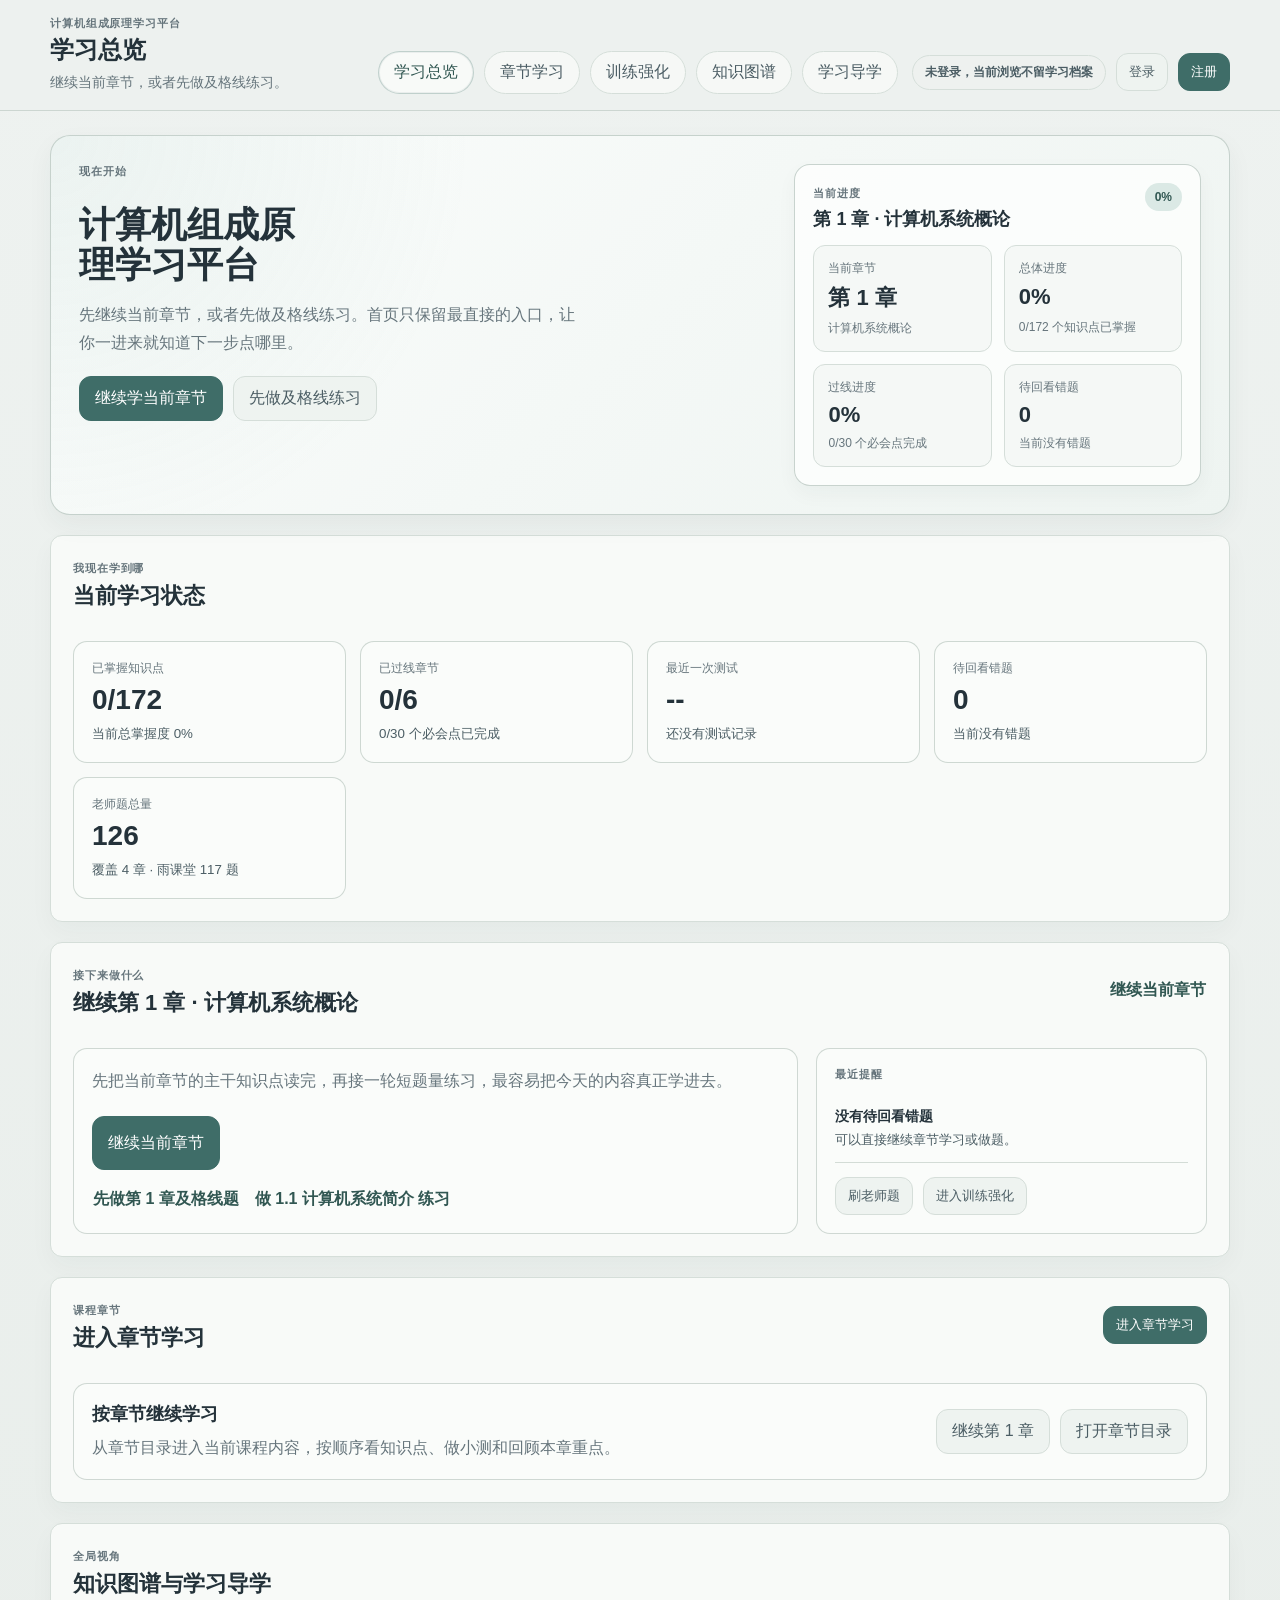
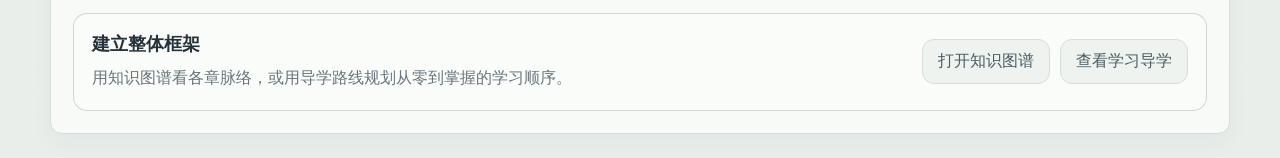
<file: index.html>
<!DOCTYPE html>
<html lang="zh-CN">
  <head>
    <meta charset="UTF-8" />
    <meta name="viewport" content="width=device-width, initial-scale=1.0" />
    <meta
      name="description"
      content="计算机组成原理学习平台 v2：学习仪表盘、章节学习、刷题复习、模拟器工具一体化静态站。"
    />
    <meta name="theme-color" content="#0f172a" />
    <title>计算机组成原理学习平台</title>
    <link rel="icon" href="./site-icon-v2.svg" type="image/svg+xml" />
    <link rel="icon" href="./site-icon-v2-192.png" type="image/png" sizes="192x192" />
    <link rel="shortcut icon" href="./site-icon-v2.ico" />
    <link rel="alternate icon" href="./site-icon-v2.ico" />
    <link rel="manifest" href="./manifest.json" />
    <link rel="stylesheet" href="./styles.css" />
  </head>
  <body>
    <div class="app-shell">
      <aside id="sidebar" class="sidebar"></aside>
      <div class="main-shell">
        <header id="topbar" class="topbar"></header>
        <main id="page" class="page" aria-live="polite"></main>
      </div>
    </div>
    <script type="module" src="./app.js?v=20260612b"></script>
  </body>
</html>
</file>
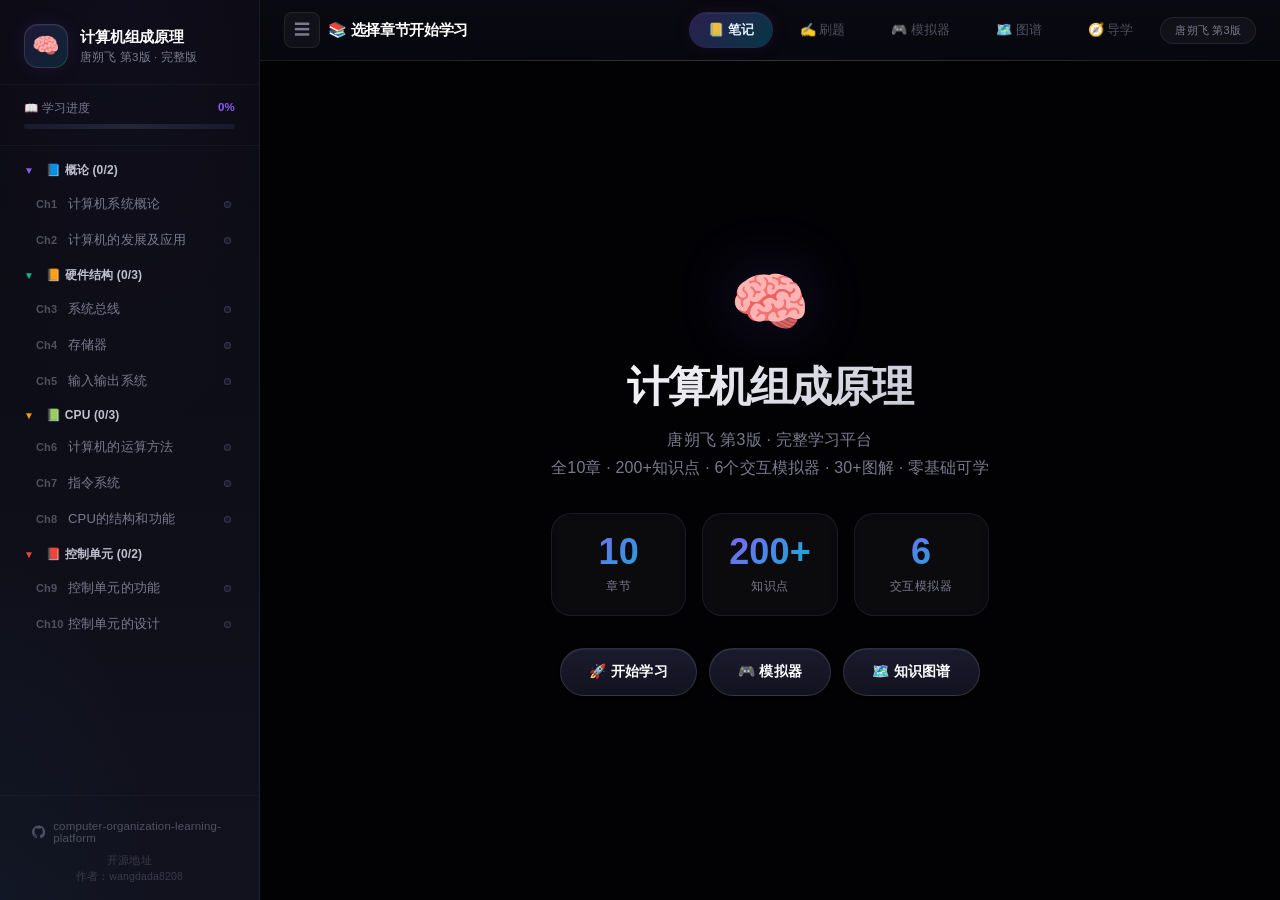
<file: 计算机组成原理学习平台🦞.html>
<!DOCTYPE html><html lang="zh-CN"><head><meta charset="UTF-8"><meta name="viewport" content="width=device-width,initial-scale=1.0"><meta name="description" content="计算机组成原理（唐朔飞第3版）完整学习平台，含200+知识点、6个交互模拟器、30+图解、刷题模块，零基础可学"><meta name="keywords" content="计算机组成原理,唐朔飞,学习平台,数字电路,CPU,指令系统,冯诺依曼,补码,Cache,流水线"><link rel="icon" href="data:image/svg+xml,<svg xmlns='http://www.w3.org/2000/svg' viewBox='0 0 100 100'><text y='.9em' font-size='90'>🧠</text></svg>"><title>计算机组成原理 完整学习平台🦞</title><style>
/* ============================================
   计算机组成原理学习平台 —— 数据艺术 v3.0
   设计方向：深空画廊 · 动态可视化
   ============================================ */

:root{
  /* ===== 深空色板 ===== */
  --void:#020205;
  --abyss:#0a0a12;
  --depth:#12121f;
  --surface:#1a1a2e;
  --mist:rgba(255,255,255,0.03);
  --frost:rgba(255,255,255,0.06);
  --glass:rgba(255,255,255,0.04);
  --glass-hover:rgba(255,255,255,0.08);
  --glass-active:rgba(255,255,255,0.12);

  /* ===== 文字色阶 ===== */
  --star:#ffffff;
  --moon:#c0c0d0;
  --dust:#7a7a8e;
  --ash:#505060;
  --smoke:#3a3a4a;

  /* ===== 强调色——柔和渐变 ===== */
  --aurora:#8b5cf6;
  --aurora-soft:rgba(139,92,246,0.15);
  --aurora-glow:rgba(139,92,246,0.08);
  --ocean:#06b6d4;
  --ocean-soft:rgba(6,182,212,0.15);
  --ember:#f59e0b;
  --ember-soft:rgba(245,158,11,0.15);

  /* ===== 状态色——柔和 ===== */
  --leaf:#10b981;
  --leaf-soft:rgba(16,185,129,0.12);
  --rose:#ef4444;
  --rose-soft:rgba(239,68,68,0.12);

  /* ===== 边框 ===== */
  --edge-thin:rgba(255,255,255,0.04);
  --edge:rgba(255,255,255,0.07);
  --edge-bright:rgba(255,255,255,0.12);
  --edge-aurora:rgba(139,92,246,0.20);

  /* ===== 阴影——柔和深度 ===== */
  --shadow-sm:0 1px 3px rgba(0,0,0,0.5);
  --shadow-md:0 4px 20px rgba(0,0,0,0.4);
  --shadow-lg:0 12px 48px rgba(0,0,0,0.5);
  --shadow-float:0 20px 60px rgba(0,0,0,0.6);

  /* ===== 圆角 ===== */
  --r-sm:8px;
  --r-md:14px;
  --r-lg:20px;
  --r-xl:28px;
  --r-full:999px;

  /* ===== 间距 ===== */
  --s-1:4px;
  --s-2:8px;
  --s-3:12px;
  --s-4:16px;
  --s-5:20px;
  --s-6:24px;
  --s-8:32px;
  --s-10:40px;
  --s-12:48px;
  --s-16:64px;

  /* ===== 动画曲线 ===== */
  --ease-smooth:cubic-bezier(0.4,0,0.2,1);
  --ease-out:cubic-bezier(0.16,1,0.3,1);
  --ease-spring:cubic-bezier(0.34,1.56,0.64,1);
  --ease-dramatic:cubic-bezier(0.87,0,0.13,1);
}

*{margin:0;padding:0;box-sizing:border-box}

html{scroll-behavior:smooth}

body{
  font-family:-apple-system,BlinkMacSystemFont,'PingFang SC','Microsoft YaHei','Segoe UI',sans-serif;
  background:var(--void);
  color:var(--star);
  height:100vh;
  overflow:hidden;
  display:flex;
  letter-spacing:0.01em;
  -webkit-font-smoothing:antialiased;
  -moz-osx-font-smoothing:grayscale;
}

/* ===== Canvas背景层 ===== */
#bgCanvas{
  position:fixed;
  inset:0;
  width:100%;
  height:100%;
  z-index:0;
  pointer-events:none;
}

/* ===== 侧边栏 ===== */
.sb{
  width:260px;
  min-width:260px;
  background:linear-gradient(180deg,var(--abyss),var(--depth));
  border-right:1px solid var(--edge);
  display:flex;
  flex-direction:column;
  overflow:hidden;
  position:relative;
  z-index:2;
}

.sb::before{
  content:'';
  position:absolute;
  inset:0;
  background:
    radial-gradient(ellipse 80% 50% at 50% 0%,rgba(139,92,246,0.04),transparent),
    radial-gradient(ellipse 60% 40% at 0% 100%,rgba(6,182,212,0.03),transparent);
  pointer-events:none;
}

.sb-h{
  padding:var(--s-6) var(--s-6) var(--s-4);
  border-bottom:1px solid var(--edge-thin);
  display:flex;
  align-items:center;
  gap:var(--s-3);
  position:relative;
}

.sb-h .lg{
  font-size:22px;
  width:44px;
  height:44px;
  display:flex;
  align-items:center;
  justify-content:center;
  background:linear-gradient(135deg,var(--aurora-soft),var(--ocean-soft));
  border-radius:var(--r-md);
  border:1px solid var(--edge-bright);
  box-shadow:0 0 20px rgba(139,92,246,0.1),inset 0 1px 0 rgba(255,255,255,0.05);
  transition:transform 0.3s var(--ease-spring),box-shadow 0.3s ease;
}

.sb-h .lg:hover{
  transform:scale(1.05) rotate(-3deg);
  box-shadow:0 0 30px rgba(139,92,246,0.15),inset 0 1px 0 rgba(255,255,255,0.08);
}

.sb-h h2{
  font-size:15px;
  font-weight:700;
  color:var(--star);
  line-height:1.3;
  letter-spacing:-0.01em;
}

.sb-h .su{
  font-size:11.5px;
  color:var(--dust);
  margin-top:3px;
  display:block;
  font-weight:400;
}

/* 进度条 */
.pw{
  padding:var(--s-4) var(--s-6);
  border-bottom:1px solid var(--edge-thin);
  position:relative;
}

.pl{
  font-size:11.5px;
  color:var(--dust);
  margin-bottom:var(--s-2);
  display:flex;
  justify-content:space-between;
  font-weight:500;
  letter-spacing:0.02em;
}

.pl span:last-child{
  color:var(--aurora);
  font-weight:700;
  font-variant-numeric:tabular-nums;
}

.pb{
  height:5px;
  background:var(--surface);
  border-radius:var(--r-full);
  overflow:hidden;
  position:relative;
}

.pb::before{
  content:'';
  position:absolute;
  inset:0;
  background:linear-gradient(90deg,transparent,rgba(255,255,255,0.05),transparent);
  animation:shimmer 3s ease-in-out infinite;
}

@keyframes shimmer{
  0%{transform:translateX(-100%)}
  100%{transform:translateX(100%)}
}

.pf{
  height:100%;
  background:linear-gradient(90deg,var(--aurora),var(--ocean));
  border-radius:var(--r-full);
  transition:width 1s var(--ease-out);
  position:relative;
  overflow:hidden;
}

.pf::after{
  content:'';
  position:absolute;
  top:0;
  right:0;
  width:20px;
  height:100%;
  background:linear-gradient(90deg,transparent,rgba(255,255,255,0.3));
  filter:blur(4px);
}

/* 目录树 */
.tr{
  flex:1;
  overflow-y:auto;
  padding:var(--s-2) 0;
  position:relative;
}
.tr::-webkit-scrollbar{width:4px}
.tr::-webkit-scrollbar-thumb{background:var(--edge);border-radius:4px}
.tr::-webkit-scrollbar-track{background:transparent}

.tp{margin-bottom:2px}

.tp-h{
  display:flex;
  align-items:center;
  padding:var(--s-2) var(--s-6);
  cursor:pointer;
  font-size:12px;
  color:var(--moon);
  font-weight:600;
  gap:var(--s-2);
  transition:all 0.25s var(--ease-smooth);
  border-radius:0 var(--r-sm) var(--r-sm) 0;
  margin-right:var(--s-2);
  position:relative;
  overflow:hidden;
}

.tp-h::before{
  content:'';
  position:absolute;
  left:0;
  top:50%;
  transform:translateY(-50%) scaleY(0);
  width:3px;
  height:60%;
  border-radius:0 3px 3px 0;
  transition:transform 0.3s var(--ease-spring);
}

.tp:nth-child(1) .tp-h::before{background:var(--aurora)}
.tp:nth-child(2) .tp-h::before{background:var(--leaf)}
.tp:nth-child(3) .tp-h::before{background:var(--ember)}
.tp:nth-child(4) .tp-h::before{background:var(--rose)}

.tp-h:hover{
  background:var(--frost);
  color:var(--star);
}
.tp-h:hover::before{transform:translateY(-50%) scaleY(1)}

.tp-h .ar{
  font-size:10px;
  transition:transform 0.3s var(--ease-spring);
  display:inline-block;
  width:14px;
  color:var(--dust);
}

.tp.cl .tp-h .ar{transform:rotate(-90deg)}
.tp.cl .clst{display:none}

/* 篇章颜色标记 */
.tp:nth-child(1) .tp-h .ar{color:var(--aurora)}
.tp:nth-child(2) .tp-h .ar{color:var(--leaf)}
.tp:nth-child(3) .tp-h .ar{color:var(--ember)}
.tp:nth-child(4) .tp-h .ar{color:var(--rose)}

.ci{
  display:flex;
  align-items:center;
  padding:8px var(--s-4) 8px 36px;
  cursor:pointer;
  font-size:13px;
  gap:var(--s-2);
  border-radius:0 var(--r-md) var(--r-md) 0;
  margin-right:var(--s-3);
  margin-bottom:2px;
  transition:all 0.25s var(--ease-smooth);
  position:relative;
  color:var(--dust);
  overflow:hidden;
}

.ci::before{
  content:'';
  position:absolute;
  left:0;
  top:0;
  width:100%;
  height:100%;
  background:linear-gradient(90deg,var(--aurora-soft),transparent);
  opacity:0;
  transition:opacity 0.3s ease;
}

.ci:hover{
  background:var(--frost);
  color:var(--star);
  transform:translateX(2px);
}
.ci:hover::before{opacity:0.5}

.ci.ac{
  background:var(--glass);
  color:var(--star);
  font-weight:600;
  border:1px solid var(--edge-aurora);
  box-shadow:0 0 16px rgba(139,92,246,0.06),inset 0 1px 0 rgba(255,255,255,0.03);
}

.ci.ac::before{opacity:1}

.ci .cn{
  font-size:11px;
  color:var(--ash);
  width:24px;
  font-weight:700;
  font-variant-numeric:tabular-nums;
  position:relative;
  z-index:1;
}

.ci.ac .cn{color:var(--aurora)}

.ci .cna{flex:1;position:relative;z-index:1}

.ci .cd{
  width:7px;
  height:7px;
  border-radius:50%;
  background:var(--surface);
  border:1.5px solid var(--edge-bright);
  transition:all 0.4s var(--ease-spring);
  position:relative;
  z-index:1;
}

.ci.dn .cd{
  background:var(--leaf);
  border-color:var(--leaf);
  box-shadow:0 0 8px rgba(16,185,129,0.4);
}

/* GitHub链接区 */
.sb > div:last-child{
  border-top:1px solid var(--edge-thin);
  padding:var(--s-4) var(--s-6);
  position:relative;
}

.sb > div:last-child a{
  color:var(--ash);
  text-decoration:none;
  display:flex;
  align-items:center;
  justify-content:center;
  gap:var(--s-2);
  font-size:11.5px;
  transition:all 0.3s ease;
  padding:var(--s-2);
  border-radius:var(--r-sm);
}

.sb > div:last-child a:hover{
  color:var(--moon);
  background:var(--frost);
}

.sb > div:last-child div{
  font-size:10.5px;
  color:var(--smoke);
  margin-top:2px;
  text-align:center;
}

/* ===== 主区域 ===== */
.mn{
  flex:1;
  display:flex;
  flex-direction:column;
  overflow:hidden;
  position:relative;
  z-index:1;
  background:var(--void);
}

/* 顶部导航 */
.tb{
  padding:var(--s-3) var(--s-6);
  border-bottom:1px solid var(--edge);
  display:flex;
  align-items:center;
  gap:var(--s-2);
  flex-wrap:wrap;
  background:linear-gradient(180deg,rgba(10,10,18,0.9),rgba(10,10,18,0.7));
  backdrop-filter:blur(24px) saturate(150%);
  -webkit-backdrop-filter:blur(24px) saturate(150%);
  position:relative;
}

.tb::after{
  content:'';
  position:absolute;
  bottom:-1px;
  left:0;
  right:0;
  height:1px;
  background:linear-gradient(90deg,transparent,var(--edge-bright),transparent);
}

.hb{
  width:36px;
  height:36px;
  border-radius:var(--r-sm);
  border:1px solid var(--edge);
  background:var(--glass);
  color:var(--dust);
  cursor:pointer;
  font-size:16px;
  display:flex;
  align-items:center;
  justify-content:center;
  transition:all 0.25s var(--ease-smooth);
  flex-shrink:0;
}

.hb:hover{
  background:var(--frost);
  color:var(--star);
  border-color:var(--edge-bright);
  transform:scale(1.05);
}

.ti{
  font-size:15px;
  font-weight:700;
  color:var(--star);
  margin-right:auto;
  letter-spacing:-0.02em;
  white-space:nowrap;
  overflow:hidden;
  text-overflow:ellipsis;
}

/* 选项卡 */
.mb{
  padding:8px 18px;
  border-radius:var(--r-full);
  border:1px solid transparent;
  background:transparent;
  color:var(--ash);
  cursor:pointer;
  font-size:13px;
  font-weight:500;
  transition:all 0.3s var(--ease-smooth);
  position:relative;
  overflow:hidden;
  white-space:nowrap;
}

.mb::before{
  content:'';
  position:absolute;
  inset:0;
  background:linear-gradient(135deg,var(--aurora-soft),var(--ocean-soft));
  opacity:0;
  transition:opacity 0.3s ease;
  border-radius:inherit;
}

.mb:hover{
  color:var(--moon);
  border-color:var(--edge-bright);
}

.mb:hover::before{opacity:0.5}

.mb.ac{
  background:linear-gradient(135deg,var(--aurora-soft),var(--ocean-soft));
  color:var(--star);
  border-color:var(--edge-aurora);
  box-shadow:0 0 20px rgba(139,92,246,0.08),inset 0 1px 0 rgba(255,255,255,0.05);
  font-weight:600;
}

.mb.ac::before{opacity:1}

.ba{
  font-size:11px;
  padding:5px 14px;
  border-radius:var(--r-full);
  background:var(--glass);
  color:var(--dust);
  border:1px solid var(--edge);
  font-weight:500;
  letter-spacing:0.02em;
  white-space:nowrap;
}

/* ===== 内容区域 ===== */
.ct{
  flex:1;
  overflow-y:auto;
  padding:var(--s-6) var(--s-8);
  scroll-behavior:smooth;
  position:relative;
}

.ct::-webkit-scrollbar{width:6px}
.ct::-webkit-scrollbar-thumb{background:var(--edge);border-radius:6px}
.ct::-webkit-scrollbar-track{background:transparent}

/* ===== 欢迎页 ===== */
.welcome{
  display:flex;
  flex-direction:column;
  align-items:center;
  justify-content:center;
  min-height:100%;
  position:relative;
  padding:var(--s-10) var(--s-6);
  text-align:center;
}

.welcome-content{
  position:relative;
  z-index:1;
  max-width:640px;
  animation:welcomeIn 1s var(--ease-out) both;
}

@keyframes welcomeIn{
  from{opacity:0;transform:translateY(40px) scale(0.95)}
  to{opacity:1;transform:translateY(0) scale(1)}
}

.w-icon{
  font-size:64px;
  margin-bottom:var(--s-6);
  display:inline-block;
  animation:float 6s ease-in-out infinite;
  filter:drop-shadow(0 0 30px rgba(139,92,246,0.2));
}

@keyframes float{
  0%,100%{transform:translateY(0)}
  50%{transform:translateY(-12px)}
}

.welcome h2{
  font-size:42px;
  font-weight:800;
  letter-spacing:-0.03em;
  margin-bottom:var(--s-4);
  background:linear-gradient(135deg,var(--star),var(--moon));
  -webkit-background-clip:text;
  -webkit-text-fill-color:transparent;
  background-clip:text;
  line-height:1.1;
}

.welcome .desc{
  font-size:16px;
  color:var(--dust);
  line-height:1.7;
  margin-bottom:var(--s-8);
  max-width:480px;
  margin-left:auto;
  margin-right:auto;
}

/* 统计卡片 */
.stats{
  display:grid;
  grid-template-columns:repeat(3,1fr);
  gap:var(--s-4);
  margin-bottom:var(--s-8);
  max-width:500px;
  margin-left:auto;
  margin-right:auto;
}

.stat{
  background:var(--glass);
  border:1px solid var(--edge);
  border-radius:var(--r-lg);
  padding:var(--s-5) var(--s-4);
  text-align:center;
  transition:all 0.4s var(--ease-spring);
  position:relative;
  overflow:hidden;
  backdrop-filter:blur(10px);
}

.stat::before{
  content:'';
  position:absolute;
  top:0;
  left:50%;
  transform:translateX(-50%);
  width:60%;
  height:2px;
  background:linear-gradient(90deg,transparent,var(--aurora),transparent);
  opacity:0;
  transition:opacity 0.4s ease;
}

.stat:hover{
  transform:translateY(-4px) scale(1.02);
  border-color:var(--edge-bright);
  box-shadow:var(--shadow-md);
}

.stat:hover::before{opacity:1}

.stat .num{
  font-size:36px;
  font-weight:800;
  background:linear-gradient(135deg,var(--aurora),var(--ocean));
  -webkit-background-clip:text;
  -webkit-text-fill-color:transparent;
  background-clip:text;
  line-height:1;
  margin-bottom:var(--s-2);
  font-variant-numeric:tabular-nums;
}

.stat .lab{
  font-size:12px;
  color:var(--dust);
  font-weight:500;
  letter-spacing:0.05em;
  text-transform:uppercase;
}

/* 快速按钮 */
.quick-btns{
  display:flex;
  gap:var(--s-3);
  justify-content:center;
  flex-wrap:wrap;
}

.qbtn{
  padding:14px 28px;
  border-radius:var(--r-full);
  border:1.5px solid var(--edge-bright);
  background:linear-gradient(180deg,var(--surface),var(--depth));
  color:var(--star);
  cursor:pointer;
  font-size:14px;
  font-weight:600;
  transition:all 0.3s var(--ease-spring);
  position:relative;
  overflow:hidden;
  letter-spacing:0.02em;
  box-shadow:var(--shadow-sm),inset 0 1px 0 rgba(255,255,255,0.06);
}

.qbtn::before{
  content:'';
  position:absolute;
  inset:0;
  background:linear-gradient(135deg,var(--aurora-soft),var(--ocean-soft));
  opacity:0;
  transition:opacity 0.3s ease;
}

.qbtn:hover{
  transform:translateY(-3px);
  border-color:var(--edge-aurora);
  box-shadow:0 12px 40px rgba(139,92,246,0.15),inset 0 1px 0 rgba(255,255,255,0.1);
  color:var(--star);
}

.qbtn:hover::before{opacity:0.6}

.qbtn:active{transform:translateY(-1px) scale(0.98)}

.qbtn span{position:relative;z-index:1}

/* ===== 笔记模式 ===== */
.sec{
  max-width:800px;
  margin:0 auto;
  padding:0;
  animation:contentIn 0.5s var(--ease-out) both;
}

@keyframes contentIn{
  from{opacity:0;transform:translateY(20px)}
  to{opacity:1;transform:translateY(0)}
}

.ch-title{
  font-size:28px;
  font-weight:800;
  letter-spacing:-0.02em;
  margin-bottom:var(--s-2);
  background:linear-gradient(135deg,var(--star),var(--moon));
  -webkit-background-clip:text;
  -webkit-text-fill-color:transparent;
  background-clip:text;
}

.ch-sub{
  font-size:14px;
  color:var(--dust);
  margin-bottom:var(--s-8);
  line-height:1.6;
}

.kp{
  background:var(--glass);
  border:1px solid var(--edge);
  border-radius:var(--r-lg);
  padding:var(--s-5) var(--s-6);
  margin-bottom:var(--s-4);
  transition:all 0.35s var(--ease-smooth);
  cursor:pointer;
  position:relative;
  overflow:hidden;
}

.kp::before{
  content:'';
  position:absolute;
  left:0;
  top:16px;
  bottom:16px;
  width:3px;
  border-radius:0 3px 3px 0;
  background:linear-gradient(180deg,var(--aurora),var(--ocean));
  opacity:0;
  transition:opacity 0.3s ease;
}

.kp:hover{
  background:var(--frost);
  border-color:var(--edge-bright);
  transform:translateX(4px);
  box-shadow:var(--shadow-md);
}

.kp:hover::before{opacity:1}

.kp .kp-h{
  display:flex;
  align-items:center;
  gap:var(--s-3);
  font-size:15px;
  font-weight:600;
  color:var(--star);
  margin-bottom:var(--s-2);
}

.kp .kp-tag{
  font-size:10px;
  padding:3px 10px;
  border-radius:var(--r-full);
  background:var(--aurora-soft);
  color:var(--aurora);
  font-weight:600;
  letter-spacing:0.03em;
  text-transform:uppercase;
}

.kp .kp-body{
  font-size:14px;
  color:var(--dust);
  line-height:1.7;
  max-height:0;
  overflow:hidden;
  transition:max-height 0.5s var(--ease-out),opacity 0.3s ease,padding 0.3s ease;
  opacity:0;
}

.kp.xp .kp-body{
  max-height:2000px;
  opacity:1;
  padding-top:var(--s-3);
}

.kp .kp-body b{color:var(--moon);font-weight:600}

/* ===== 刷题模式 ===== */
.qz-w{
  max-width:720px;
  margin:0 auto;
  animation:contentIn 0.5s var(--ease-out) both;
}

.qz-pb-w{
  margin-bottom:var(--s-6);
}

.qz-pb{
  height:6px;
  background:var(--surface);
  border-radius:var(--r-full);
  overflow:hidden;
  position:relative;
}

.qz-pb-f{
  height:100%;
  background:linear-gradient(90deg,var(--aurora),var(--ocean));
  border-radius:var(--r-full);
  transition:width 0.6s var(--ease-out);
  position:relative;
}

.qz-pb-f::after{
  content:'';
  position:absolute;
  top:0;
  right:0;
  width:30px;
  height:100%;
  background:linear-gradient(90deg,transparent,rgba(255,255,255,0.4));
  filter:blur(3px);
}

.qz-h{
  font-size:22px;
  font-weight:700;
  margin-bottom:var(--s-6);
  color:var(--star);
  letter-spacing:-0.01em;
}

.qz-card{
  background:var(--glass);
  border:1px solid var(--edge);
  border-radius:var(--r-lg);
  padding:var(--s-6);
  margin-bottom:var(--s-4);
  transition:all 0.3s var(--ease-smooth);
}

.qz-card:hover{
  border-color:var(--edge-bright);
  box-shadow:var(--shadow-sm);
}

.qz-q{
  font-size:16px;
  font-weight:600;
  margin-bottom:var(--s-5);
  color:var(--star);
  line-height:1.5;
}

.qz-opt{
  padding:14px 18px;
  border-radius:var(--r-md);
  border:1.5px solid var(--edge);
  background:var(--mist);
  cursor:pointer;
  font-size:14px;
  color:var(--moon);
  margin-bottom:var(--s-2);
  transition:all 0.25s var(--ease-smooth);
  display:flex;
  align-items:center;
  gap:var(--s-3);
  position:relative;
  overflow:hidden;
}

.qz-opt::before{
  content:'';
  position:absolute;
  inset:0;
  background:linear-gradient(135deg,var(--aurora-soft),transparent);
  opacity:0;
  transition:opacity 0.3s ease;
}

.qz-opt:hover{
  border-color:var(--edge-bright);
  background:var(--frost);
  transform:translateX(3px);
}

.qz-opt:hover::before{opacity:0.5}

.qz-opt.sl{
  border-color:var(--edge-aurora);
  background:var(--aurora-soft);
  color:var(--star);
  font-weight:600;
}

.qz-opt.sl::before{opacity:1}

.qz-opt.ok{
  border-color:var(--leaf);
  background:var(--leaf-soft);
  color:var(--star);
}

.qz-opt.wr{
  border-color:var(--rose);
  background:var(--rose-soft);
  color:var(--star);
  animation:shake 0.5s var(--ease-smooth);
}

@keyframes shake{
  0%,100%{transform:translateX(0)}
  20%{transform:translateX(-6px)}
  40%{transform:translateX(6px)}
  60%{transform:translateX(-3px)}
  80%{transform:translateX(3px)}
}

.qz-opt .mk{
  width:20px;
  height:20px;
  border-radius:50%;
  border:2px solid var(--edge-bright);
  display:flex;
  align-items:center;
  justify-content:center;
  font-size:11px;
  flex-shrink:0;
  position:relative;
  z-index:1;
  transition:all 0.3s var(--ease-spring);
}

.qz-opt.sl .mk{
  border-color:var(--aurora);
  background:var(--aurora);
  color:var(--void);
}

.qz-opt.ok .mk{border-color:var(--leaf);background:var(--leaf);color:var(--void)}
.qz-opt.wr .mk{border-color:var(--rose);background:var(--rose);color:var(--void)}

.qz-ans{
  margin-top:var(--s-4);
  padding:var(--s-4);
  border-radius:var(--r-md);
  background:var(--leaf-soft);
  border:1px solid rgba(16,185,129,0.2);
  font-size:14px;
  color:var(--star);
  line-height:1.6;
  animation:answerIn 0.4s var(--ease-out) both;
}

@keyframes answerIn{
  from{opacity:0;transform:translateY(-10px)}
  to{opacity:1;transform:translateY(0)}
}

.qz-ans.wrong{
  background:var(--rose-soft);
  border-color:rgba(239,68,68,0.2);
}

/* ===== 模拟器/图谱/导学通用卡片 ===== */
.sim-grid,.graph-grid,.guide-grid{
  display:grid;
  grid-template-columns:repeat(auto-fill,minmax(260px,1fr));
  gap:var(--s-4);
  max-width:900px;
  margin:0 auto;
  animation:contentIn 0.5s var(--ease-out) both;
}

.sim-card,.graph-card,.guide-card{
  background:var(--glass);
  border:1px solid var(--edge);
  border-radius:var(--r-lg);
  padding:var(--s-6);
  cursor:pointer;
  transition:all 0.4s var(--ease-spring);
  position:relative;
  overflow:hidden;
}

.sim-card::before,.graph-card::before,.guide-card::before{
  content:'';
  position:absolute;
  top:0;
  left:50%;
  transform:translateX(-50%);
  width:50%;
  height:2px;
  background:linear-gradient(90deg,transparent,var(--aurora),transparent);
  opacity:0;
  transition:opacity 0.4s ease;
}

.sim-card:hover,.graph-card:hover,.guide-card:hover{
  transform:translateY(-6px) scale(1.01);
  border-color:var(--edge-bright);
  box-shadow:var(--shadow-lg);
}

.sim-card:hover::before,.graph-card:hover::before,.guide-card:hover::before{opacity:1}

.sim-card h3,.graph-card h3,.guide-card h3{
  font-size:17px;
  font-weight:700;
  margin-bottom:var(--s-2);
  color:var(--star);
}

.sim-card p,.graph-card p,.guide-card p{
  font-size:13.5px;
  color:var(--dust);
  line-height:1.6;
}

.sim-card .tag,.graph-card .tag,.guide-card .tag{
  display:inline-block;
  font-size:10px;
  padding:3px 10px;
  border-radius:var(--r-full);
  background:var(--aurora-soft);
  color:var(--aurora);
  font-weight:600;
  margin-top:var(--s-3);
  letter-spacing:0.03em;
}

/* ===== 模拟器工作区 ===== */
.sim-w{
  max-width:900px;
  margin:0 auto;
  animation:contentIn 0.5s var(--ease-out) both;
}

.sim-w h3{
  font-size:24px;
  font-weight:800;
  margin-bottom:var(--s-4);
  letter-spacing:-0.02em;
  background:linear-gradient(135deg,var(--star),var(--moon));
  -webkit-background-clip:text;
  -webkit-text-fill-color:transparent;
  background-clip:text;
}

.sim-cvs{
  width:100%;
  max-width:700px;
  height:320px;
  border:1px solid var(--edge);
  border-radius:var(--r-lg);
  background:var(--abyss);
  margin-bottom:var(--s-5);
  display:block;
  box-shadow:inset 0 0 40px rgba(0,0,0,0.5);
}

.sim-ctrl{
  display:flex;
  gap:var(--s-3);
  flex-wrap:wrap;
  margin-bottom:var(--s-5);
}

.sim-ctrl button{
  padding:10px 20px;
  border-radius:var(--r-full);
  border:1px solid var(--edge);
  background:var(--glass);
  color:var(--moon);
  cursor:pointer;
  font-size:13px;
  font-weight:600;
  transition:all 0.25s var(--ease-smooth);
}

.sim-ctrl button:hover{
  background:var(--frost);
  border-color:var(--edge-bright);
  color:var(--star);
  transform:translateY(-1px);
}

.sim-ctrl button:active{transform:translateY(0)}

/* ===== 导学时间线 ===== */
.gp-row{
  display:flex;
  gap:var(--s-4);
  align-items:flex-start;
  margin-bottom:var(--s-3);
}

.gp-step{
  width:36px;
  height:36px;
  border-radius:50%;
  background:linear-gradient(135deg,var(--aurora),var(--ocean));
  color:var(--void);
  display:flex;
  align-items:center;
  justify-content:center;
  font-weight:800;
  font-size:14px;
  flex-shrink:0;
  box-shadow:0 0 20px rgba(139,92,246,0.2);
  position:relative;
}

.gp-step::after{
  content:'';
  position:absolute;
  inset:-4px;
  border-radius:50%;
  border:2px solid rgba(139,92,246,0.2);
  animation:pulse-ring 2s ease-out infinite;
}

@keyframes pulse-ring{
  0%{transform:scale(1);opacity:1}
  100%{transform:scale(1.4);opacity:0}
}

.gp-line{
  width:2px;
  background:linear-gradient(180deg,var(--aurora),var(--ocean));
  opacity:0.3;
  margin-left:17px;
  border-radius:1px;
}

.gp-row .dn + .gp-line{opacity:0}

.gc-title{
  font-size:16px;
  font-weight:700;
  color:var(--star);
  margin-bottom:var(--s-2);
}

.gc-body{
  font-size:14px;
  color:var(--dust);
  line-height:1.7;
}

/* ===== 兼容层：旧class映射到新设计系统 ===== */
.sec.ac{display:block}
.sec h3{font-size:24px;font-weight:800;margin-bottom:var(--s-2);letter-spacing:-0.02em;background:linear-gradient(135deg,var(--star),var(--moon));-webkit-background-clip:text;-webkit-text-fill-color:transparent;background-clip:text}
.sec .chd{color:var(--dust);font-size:14px;margin-bottom:var(--s-8);line-height:1.7}
.sect{padding:var(--s-4);margin:var(--s-4) 0;background:var(--glass);border:1px solid var(--edge);border-radius:var(--r-lg);transition:all 0.3s var(--ease-smooth)}
.sect:hover{border-color:var(--edge-bright);box-shadow:var(--shadow-sm)}
.sect h4{font-size:16px;color:var(--star);margin-bottom:var(--s-4);padding-bottom:var(--s-3);border-bottom:1px solid var(--edge-thin);font-weight:700;display:flex;align-items:center;gap:var(--s-2)}

.pt{padding:var(--s-3);background:var(--glass);border:1px solid var(--edge);border-radius:var(--r-md);margin-bottom:var(--s-2);transition:all 0.3s var(--ease-smooth);cursor:pointer}
.pt:hover{background:var(--frost);border-color:var(--edge-bright);transform:translateX(3px);box-shadow:var(--shadow-sm)}
.pt .ptt{font-size:14px;font-weight:600;color:var(--star);cursor:pointer;display:flex;align-items:flex-start;gap:var(--s-2);line-height:1.5}
.pt .ptt::before{content:'\25b8';color:var(--aurora);font-size:12px;flex-shrink:0;margin-top:2px;width:16px;text-align:center;transition:transform 0.2s var(--ease-out)}
.pt.exp .ptt::before{content:'\25be'}
.pt .ptc{font-size:13.5px;color:var(--dust);line-height:1.8;margin-left:24px;margin-top:var(--s-2);display:none}
.pt .svg-wrap{margin:var(--s-3) 0 var(--s-3) 24px;padding:var(--s-4);background:var(--abyss);border-radius:var(--r-md);overflow-x:auto;display:none;text-align:center;border:1px solid var(--edge)}
.pt .tip{margin:var(--s-2) 0 0 24px;padding:var(--s-2) var(--s-4);background:var(--ember-soft);border-left:2.5px solid var(--ember);font-size:12.5px;color:var(--ember);border-radius:0 var(--r-sm) var(--r-sm) 0;display:none;font-weight:500;line-height:1.5}
.pt.exp .ptc,.pt.exp .svg-wrap,.pt.exp .tip{display:block;animation:fadeIn 0.35s var(--ease-out)}

.st{font-size:13px;color:var(--dust);margin-bottom:var(--s-5);line-height:1.6}
.qc{padding:var(--s-5);background:var(--glass);border:1px solid var(--edge);border-radius:var(--r-lg);margin-bottom:var(--s-4);transition:all 0.3s var(--ease-smooth)}
.qc:hover{border-color:var(--edge-bright);box-shadow:var(--shadow-sm)}
.qc .qn{font-size:11px;color:var(--aurora);margin-bottom:var(--s-3);font-weight:700;text-transform:uppercase;letter-spacing:0.08em}
.qc .qt{font-size:16px;font-weight:600;margin-bottom:var(--s-4);color:var(--star);line-height:1.5}
.qc .op{display:flex;flex-direction:column;gap:var(--s-2)}
.qc .ot{padding:12px var(--s-4);border-radius:var(--r-md);border:1.5px solid var(--edge);background:var(--mist);cursor:pointer;font-size:14px;color:var(--moon);transition:all 0.2s var(--ease-smooth);display:flex;align-items:center;gap:var(--s-2)}
.qc .ot:hover{border-color:var(--edge-bright);background:var(--frost);color:var(--star);transform:translateX(3px)}
.qc .ot.sl{border-color:var(--edge-aurora);background:var(--aurora-soft);color:var(--star);font-weight:600}
.qc .ot.cr{border-color:var(--leaf)!important;background:var(--leaf-soft)!important;color:var(--star)!important;animation:pop 0.35s var(--ease-spring)}
.qc .ot.wr{border-color:var(--rose)!important;background:var(--rose-soft)!important;color:var(--star)!important;animation:shake 0.4s var(--ease-smooth)}

.fbk{margin-top:var(--s-3);font-size:13.5px;padding:var(--s-3) var(--s-4);border-radius:var(--r-md);font-weight:500;line-height:1.6}
.fbk.ok{background:var(--leaf-soft);color:var(--leaf);border:1px solid rgba(16,185,129,0.2)}
.fbk.er{background:var(--rose-soft);color:var(--rose);border:1px solid rgba(239,68,68,0.2)}

.qa{display:flex;gap:var(--s-3);margin-top:var(--s-5);flex-wrap:wrap}
.bt{padding:10px 20px;border-radius:var(--r-full);border:1.5px solid var(--edge-bright);background:linear-gradient(180deg,var(--surface),var(--depth));color:var(--star);cursor:pointer;font-size:13px;font-weight:600;transition:all 0.25s var(--ease-spring);box-shadow:var(--shadow-sm),inset 0 1px 0 rgba(255,255,255,0.06)}
.bt:hover{border-color:var(--edge-aurora);background:linear-gradient(180deg,var(--glass-hover),var(--surface));color:var(--star);transform:translateY(-2px);box-shadow:0 8px 28px rgba(139,92,246,0.1),inset 0 1px 0 rgba(255,255,255,0.08)}
.bt:active{transform:translateY(-1px) scale(0.98)}
.bt.pr{background:linear-gradient(135deg,var(--aurora),var(--ocean));border-color:transparent;color:var(--void);font-weight:700;box-shadow:0 4px 16px rgba(139,92,246,0.2)}
.bt.pr:hover{box-shadow:0 8px 32px rgba(139,92,246,0.3);transform:translateY(-2px)}
.bt.danger{border-color:rgba(239,68,68,0.4);color:var(--rose);background:linear-gradient(180deg,rgba(239,68,68,0.08),var(--depth))}
.bt.danger:hover{background:linear-gradient(180deg,rgba(239,68,68,0.15),var(--surface));border-color:rgba(239,68,68,0.6);transform:translateY(-2px);box-shadow:0 8px 28px rgba(239,68,68,0.1)}

.sd{padding:var(--s-6) var(--s-4);text-align:center}
.sd .bs{font-size:48px;font-weight:800;background:linear-gradient(135deg,var(--aurora),var(--ocean));-webkit-background-clip:text;-webkit-text-fill-color:transparent;background-clip:text;line-height:1}
.sd .bs.gd{color:var(--aurora)}
.sd .bs.ok{color:var(--ember)}
.sd .det{font-size:14px;color:var(--dust);margin-top:var(--s-3)}

.mp{padding:var(--s-4);background:var(--glass);border:1px solid var(--edge);border-radius:var(--r-lg);margin-bottom:var(--s-4)}
.mt{font-size:13px;font-weight:700;color:var(--star);margin-bottom:var(--s-3);letter-spacing:0.02em}
.mc{display:inline-block;padding:5px 14px;border-radius:var(--r-full);background:var(--glass);border:1px solid var(--edge);color:var(--dust);font-size:12.5px;margin:3px;cursor:pointer;transition:all 0.2s var(--ease-smooth);font-weight:500}
.mc:hover{background:var(--frost);border-color:var(--edge-bright);color:var(--star);transform:translateY(-1px)}

.sim-selector{display:flex;flex-wrap:nowrap;overflow-x:auto;gap:var(--s-1);margin-bottom:var(--s-4);padding-bottom:var(--s-2)}
.sim-selector button{flex-shrink:0;padding:8px 16px;border-radius:var(--r-full);border:1px solid var(--edge);background:var(--glass);color:var(--dust);cursor:pointer;font-size:12px;font-weight:500;transition:all 0.2s var(--ease-smooth);white-space:nowrap}
.sim-selector button:hover{background:var(--frost);border-color:var(--edge-bright);color:var(--star)}
.sim-selector button.ac{background:linear-gradient(135deg,var(--aurora),var(--ocean));border-color:transparent;color:var(--void);font-weight:700}
.sim{padding:var(--s-4);background:var(--glass);border:1px solid var(--edge);border-radius:var(--r-lg)}
.sim-body{display:flex;justify-content:center;align-items:center}
.sim-body canvas{max-width:100%;height:auto;border-radius:var(--r-md)}

.wb-item{padding:var(--s-4);margin:var(--s-2) 0;background:var(--glass);border-radius:var(--r-md);border:1px solid var(--edge);transition:all 0.2s var(--ease-smooth)}
.wb-item:hover{border-color:var(--edge-bright)}
.wb-q{font-size:14px;font-weight:600;color:var(--star);margin-bottom:var(--s-2);line-height:1.5}
.wb-my{font-size:13px;color:var(--rose);margin-bottom:var(--s-1)}
.wb-a{font-size:13px;color:var(--leaf);margin-bottom:var(--s-1)}

@keyframes pop{0%{transform:scale(1)}50%{transform:scale(1.03)}100%{transform:scale(1)}}
@keyframes fadeIn{from{opacity:0;transform:translateY(-8px)}to{opacity:1;transform:translateY(0)}}

/* ===== 响应式 ===== */
@media(max-width:768px){
  .sb{position:fixed;left:0;top:0;height:100vh;transform:translateX(-100%);transition:transform 0.4s var(--ease-out);z-index:100}
  .sb.open{transform:translateX(0)}
  .sb-overlay{position:fixed;inset:0;background:rgba(0,0,0,0.6);backdrop-filter:blur(4px);z-index:99;opacity:0;pointer-events:none;transition:opacity 0.3s ease}
  .sb-overlay.show{opacity:1;pointer-events:auto}
  .mn{width:100%}
  .stats{grid-template-columns:1fr}
  .welcome h2{font-size:32px}
  .quick-btns{flex-direction:column;align-items:stretch}
  .qbtn{justify-content:center}
  .sim-grid,.graph-grid,.guide-grid{grid-template-columns:1fr}
  .mb{font-size:12px;padding:6px 12px}
  .ct{padding:var(--s-4)}
}

/* ===== 滚动触发动画类 ===== */
.reveal{
  opacity:0;
  transform:translateY(30px);
  transition:opacity 0.6s var(--ease-out),transform 0.6s var(--ease-out);
}

.reveal.visible{
  opacity:1;
  transform:translateY(0);
}

.reveal-delay-1{transition-delay:0.1s}
.reveal-delay-2{transition-delay:0.2s}
.reveal-delay-3{transition-delay:0.3s}
.reveal-delay-4{transition-delay:0.4s}

/* ===== 页面切换动画 ===== */
.page-transition-out{
  animation:pageOut 0.3s var(--ease-smooth) forwards;
}

.page-transition-in{
  animation:pageIn 0.4s var(--ease-out) forwards;
}

@keyframes pageOut{
  to{opacity:0;transform:scale(0.98) translateY(-10px)}
}

@keyframes pageIn{
  from{opacity:0;transform:scale(0.98) translateY(10px)}
  to{opacity:1;transform:scale(1) translateY(0)}
}

/* ===== 磁吸按钮基础样式 ===== */
.magnetic{
  transition:transform 0.15s ease-out;
}

</style>
<body>
<canvas id="bgCanvas"></canvas>
<aside class="sb"><div class="sb-h"><span class="lg">🧠</span><div><h2>计算机组成原理</h2><span class="su">唐朔飞 第3版 · 完整版</span></div></div>
<div class="pw"><div class="pl"><span>📖 学习进度</span><span id="pp">0%</span></div><div class="pb"><div class="pf" id="pf" style="width:0%"></div></div></div>
<nav class="tr" id="chTree"></nav>
<div>
    <a href="https://github.com/wangdada8208/computer-organization-learning-platform" target="_blank">
    <svg viewBox="0 0 16 16" width="16" height="16" fill="currentColor"><path d="M8 0C3.58 0 0 3.58 0 8c0 3.54 2.29 6.53 5.47 7.59.4.07.55-.17.55-.38 0-.19-.01-.82-.01-1.49-2.01.37-2.53-.49-2.69-.94-.09-.23-.48-.94-.82-1.13-.28-.15-.68-.52-.01-.53.63-.01 1.08.58 1.23.82.72 1.21 1.87.87 2.33.66.07-.52.28-.87.51-1.07-1.78-.2-3.64-.89-3.64-3.95 0-.87.31-1.59.82-2.15-.08-.2-.36-1.02.08-2.12 0 0 .67-.21 2.2.82.64-.18 1.32-.27 2-.27.68 0 1.36.09 2 .27 1.53-1.04 2.2-.82 2.2-.82.44 1.1.16 1.92.08 2.12.51.56.82 1.27.82 2.15 0 3.07-1.87 3.75-3.65 3.95.29.25.54.73.54 1.48 0 1.07-.01 1.93-.01 2.2 0 .21.15.46.55.38A8.013 8.013 0 0016 8c0-4.42-3.58-8-8-8z"/></svg>
    <span>computer-organization-learning-platform</span>
  </a>
  <div>开源地址</div>
  <div>作者：wangdada8208</div>
</div></aside>
<main class="mn"><div class="tb"><button class="hb" onclick="toggleSidebar()" title="目录">☰</button><span class="ti" id="cTitle">📚 选择章节开始学习</span><button class="mb ac" data-mode="notes">📒 笔记</button><button class="mb" data-mode="quiz">✍️ 刷题</button><button class="mb" data-mode="sim">🎮 模拟器</button><button class="mb" data-mode="graph">🗺️ 图谱</button><button class="mb" data-mode="guide">🧭 导学</button><span class="ba" id="cBadge">唐朔飞 第3版</span></div><div class="ct" id="content"><div class="welcome"><div class="welcome-bg"><div class="orb"></div><div class="orb"></div><div class="orb"></div></div><div class="welcome-content"><div class="w-icon">🧠</div><h2>计算机组成原理</h2><p class="desc">唐朔飞 第3版 · 完整学习平台<br>全10章 · 200+知识点 · 6个交互模拟器 · 30+图解 · 零基础可学</p><div class="stats"><div class="stat"><div class="num">10</div><div class="lab">章节</div></div><div class="stat"><div class="num">200+</div><div class="lab">知识点</div></div><div class="stat"><div class="num">6</div><div class="lab">交互模拟器</div></div></div><div class="quick-btns"><button class="qbtn" onclick="document.querySelector('.tp').classList.remove('cl');setTimeout(function(){document.querySelector('.ci').click()},50)">🚀 开始学习</button><button class="qbtn" onclick="document.querySelector('[data-mode=sim]').click()">🎮 模拟器</button><button class="qbtn" onclick="document.querySelector('[data-mode=graph]').click()">🗺️ 知识图谱</button></div></div></div></div></main>
<div class="sb-overlay" id="sbOverlay" onclick="toggleSidebar()"></div>

<script>
const CHS=[{"id": "ch1", "n": 1, "nm": "计算机系统概论", "pg": "3-19", "desc": "本章是计算机组成原理的入门，建立对计算机系统的基本认知，理解软硬件概念、冯·诺依曼结构、计算机工作步骤和主要技术指标。", "secs": [{"title": "1.1 计算机系统简介", "points": [{"t": "计算机的软硬件概念", "c": "<b>硬件</b>是计算机实体部分——运算器、控制器、存储器、输入输出设备等看得见摸得着的物理装置。<b>软件</b>是程序和数据，分为<b>系统软件</b>和<b>应用软件</b>。在逻辑功能上等效——这叫<b>软硬件逻辑等价性</b>。","svg":'<svg viewBox="0 0 400 130"><rect x="10" y="5" width="380" height="48" rx="8" fill="#1a1d27" stroke="#6c5ce7"/><text x="200" y="20" text-anchor="middle" fill="#a29bfe" font-size="11">软件层（应用软件 → 系统软件）</text><text x="200" y="38" text-anchor="middle" fill="#8b8fa3" font-size="9">逻辑功能等效 ↕</text><rect x="10" y="60" width="380" height="48" rx="8" fill="#1a1d27" stroke="#00b894"/><text x="200" y="80" text-anchor="middle" fill="#00b894" font-size="11">硬件层（CPU + 存储器 + I/O设备）</text><text x="200" y="98" text-anchor="middle" fill="#8b8fa3" font-size="9">物理装置，看得见摸得着</text></svg>',"tip":"💡 口诀：硬件实体软件虚，逻辑等效可互换","c":"，如运算器、控制器、存储器、输入输出设备等看得见摸得着的物理装置。软件是计算机的程序和数据，分为系统软件（操作系统、编译器、数据库管理系统等）和应用软件（Office、浏览器、游戏等）。系统软件管理硬件资源，应用软件解决用户具体问题。硬件和软件在逻辑功能上是等效的——某些功能可以用硬件实现，也可以用软件实现，这称为软硬件逻辑等价性。例如浮点运算可由硬件FPU完成，也可由软件模拟实现。"}, {"t": "计算机系统的层次结构", "c": "计算机系统从底层到高层可分为：微程序级（CPU内部微操作控制）、机器语言级（二进制指令）、操作系统级（资源管理）、汇编语言级（助记符编程）、高级语言级（C/Java/Python等）。层与层之间通过翻译或解释实现转换。虚拟机概念：除了底层物理机外，每层都对其上层表现为一台虚拟机，隐藏了下层细节。层次结构使得各层可以独立发展演进，上层无需关心下层实现细节——这就是抽象的力量。"}, {"t": "计算机组成 vs 计算机体系结构", "c": "这是两个容易混淆但本质不同的概念。计算机体系结构是程序员视角看到的计算机属性——指令集、数据类型、寻址方式、I/O机制等，它是软硬件的交界面。计算机组成是体系结构的逻辑实现——具体的数据通路、控制信号、存储层次、总线结构等。同一体系结构(如x86)可以有多种组成实现(Intel和AMD的内部设计不同)。区分这两个概念有助于理解为什么不同厂商的CPU可以运行相同的软件。"}]}, {"title": "1.2 计算机的基本组成", "points": [{"t": "冯·诺依曼计算机的特点", "c": "<b>冯·诺依曼</b>1945年提出<b>存储程序</b>概念。六大特点：①五大部件组成 ②指令和数据用二进制 ③指令含操作码和地址码 ④顺序存放PC指示 ⑤以运算器为中心 ⑥<b>存储程序按地址执行</b>——最核心特征。","svg":'<svg viewBox="0 0 400 180"><rect x="130" y="8" width="140" height="36" rx="8" fill="#6c5ce7"/><text x="200" y="31" text-anchor="middle" fill="#fff" font-size="11">运算器 ALU</text><rect x="130" y="52" width="140" height="36" rx="8" fill="#00b894"/><text x="200" y="75" text-anchor="middle" fill="#fff" font-size="11">控制器 CU</text><rect x="20" y="100" width="95" height="30" rx="6" fill="#252836" stroke="#fdcb6e"/><text x="67" y="119" text-anchor="middle" fill="#fdcb6e" font-size="9">输入</text><rect x="130" y="140" width="140" height="30" rx="6" fill="#252836" stroke="#e17055"/><text x="200" y="159" text-anchor="middle" fill="#e17055" font-size="9">存储器（指令+数据）</text><rect x="285" y="100" width="95" height="30" rx="6" fill="#252836" stroke="#fdcb6e"/><text x="332" y="119" text-anchor="middle" fill="#fdcb6e" font-size="9">输出</text><line x1="200" y1="44" x2="200" y2="52" stroke="#fff" stroke-width="1"/></svg>',"tip":"💡 口诀：运控存储入出，存储程序是核心","c":"：(1)计算机由运算器、控制器、存储器、输入设备、输出设备五大部件组成；(2)指令和数据以同等地位存储在存储器中，均以二进制代码表示；(3)指令由操作码和地址码组成；(4)指令在存储器中按顺序存放，由程序计数器PC指示下一条指令地址；(5)以运算器为中心，I/O设备与存储器之间的数据传送都经过运算器（早期设计）；(6)存储程序并按地址顺序执行——这是冯·诺依曼机最核心的特点。"}, {"t": "计算机的硬件框图——以运算器为中心", "c": "早期冯·诺依曼结构以运算器为中心：运算器与存储器、输入设备、输出设备均直接相连。控制器通过控制线指挥各部件。这种结构的缺点是运算器成为数据传送的瓶颈——所有I/O数据都要经过运算器，降低了效率。现代计算机已改进为以存储器为中心的结构（哈佛结构的变体），I/O设备可以通过DMA等方式直接与存储器交换数据。"}, {"t": "计算机的工作步骤——取指令阶段", "c": "计算机执行程序的过程就是周而复始地执行指令。每条指令的执行分为取指、分析、执行三个阶段。取指令阶段：(1)PC中的指令地址送MAR（存储器地址寄存器）；(2)控制器发出读命令，存储器将MAR所指单元的内容读到MDR（存储器数据寄存器）；(3)MDR内容送IR（指令寄存器）；(4)PC自动加1，指向下一条指令地址。(PC)→MAR→存储体→MDR→IR，同时(PC)+1→PC。这是取指周期的标准微操作序列。"}, {"t": "计算机的工作步骤——分析指令和执行指令", "c": "分析指令阶段：IR中的指令经指令译码器ID译码，CU（控制单元）根据译码结果产生相应的控制信号序列。执行指令阶段：根据指令类型执行不同操作。以加法指令ADD X为例：(1)IR中地址码部分（X的地址）送MAR；(2)发出读命令，将操作数从主存取到MDR；(3)MDR中操作数送ALU的X寄存器；(4)ACC（累加器）内容送ALU，与X寄存器内容相加；(5)结果存回ACC。整个过程由CU发出的微操作控制信号精确协调。"}, {"t": "主存储器的基本结构", "c": "主存储器由存储体和外围电路组成。存储体由大量存储单元构成，每个单元包含若干存储元（能存1bit）。一个存储单元存放一个存储字，其位数称为存储字长。每个单元有唯一地址编号（地址号）。主存的工作方式是按地址存取——根据地址找到存储单元，对其内容进行读或写。地址由MAR提供，数据通过MDR进出。存储容量=2^(MAR位数)×(MDR位数)。例如MAR=16位则最多有64K个存储单元。"}, {"t": "运算器的基本结构", "c": "运算器至少包含3个寄存器和1个ALU。ACC(累加器)存放被加数/被减数/被乘数/被除数及运算结果；MQ(乘商寄存器)存放乘数及乘积低位/商；X(操作数寄存器)存放加数/减数/被乘数/除数。ALU(算术逻辑单元)完成算术和逻辑运算。这些寄存器在不同运算中存放不同操作数。例如加法：ACC存被加数及和，X存加数；乘法：ACC存乘积高位，MQ存乘数及乘积低位，X存被乘数。"}]}, {"title": "1.3 计算机硬件的主要技术指标", "points": [{"t": "机器字长", "c": "机器字长指CPU一次能处理的数据位数，通常与CPU内部寄存器的位数相同。字长越长，计算精度越高，但硬件成本也越高。历史上经历了4位→8位→16位→32位→64位的发展。当前主流是64位。注意区分：机器字长、指令字长、数据字长和存储字长可以不同，但都必须是字节(8bit)的整数倍。"}, {"t": "存储容量", "c": "存储容量表示存储器能存储信息的多少。主存容量=存储单元个数×存储字长(bit)。通常用字节数表示：主存容量=存储单元个数×存储字长/8 (B)。常见的容量单位：1KB=2^10B=1024B，1MB=2^20B，1GB=2^30B，1TB=2^40B。例如某计算机MAR=16位(64K单元)、MDR=32位(4B)，则主存容量=64K×4B=256KB。辅助存储器容量更大（GB/TB级），通常用硬盘、SSD、光盘等实现。"}, {"t": "运算速度——主频与CPI", "c": "CPU主频(f)是CPU内部时钟频率，单位Hz。主频越高，执行速度越快，但不是唯一决定因素。CPI(Cycles Per Instruction)是执行一条指令所需的平均时钟周期数。不同指令的CPI不同：简单指令(如MOV)可能1个周期，复杂指令(如DIV)可能需要几十个周期。平均CPI取决于指令集设计和程序特征。MIPS(Million Instructions Per Second)=f/(CPI×10⁶)。例如f=1GHz、CPI=2，则MIPS=1000/2=500。"}, {"t": "运算速度——MIPS与FLOPS", "c": "MIPS衡量每秒执行多少百万条指令，但局限在于：(1)不同机器的指令集不同，指令功能不具可比性；(2)同一程序在不同机器上的指令数不同。FLOPS(每秒浮点运算次数)更适合科学计算场景：MFLOPS=10⁶次浮点运算/秒，GFLOPS=10⁹，TFLOPS=10¹²。CPU执行时间=指令条数×CPI×时钟周期。要提高性能可从三方面入手：减少指令条数(编译器优化)、降低CPI(微架构改进)、缩短时钟周期(提高主频或改进工艺)。"}, {"t": "本书结构导读", "c": "本书围绕一台模型机展开，分四篇共10章。第1篇概论(Ch1-2)：建立计算机整体认知。第2篇硬件结构(Ch3-5)：覆盖总线、存储器和I/O系统——这三大部件通过总线连接成整机。第3篇CPU(Ch6-8)：涵盖运算方法、指令系统和CPU结构——这是计算机的核心。第4篇控制单元(Ch9-10)：CU的功能和两种设计方法（组合逻辑和微程序）。全书采用自顶向下逐步细化的思路，先了解整机，再深入各部件。"}]}]}, {"id": "ch2", "n": 2, "nm": "计算机的发展及应用", "pg": "20-40", "desc": "了解计算机发展历程和应用全景，建立计算机技术演进的历史观，理解各类应用的驱动因素。", "secs": [{"title": "2.1 计算机的产生和发展", "points": [{"t": "第一代：电子管计算机(1946-1958)", "c": "ENIAC(1946)是第一台通用电子数字计算机，使用18000多个电子管，重30吨，耗电150kW，每秒可完成5000次加法。电子管体积大、功耗高、寿命短、可靠性差。同时期冯·诺依曼参与设计了EDVAC，确立了存储程序概念。这一时期的计算机使用机器语言编程，输入输出采用穿孔纸带。主要应用于军事（弹道计算）和科研。第一代计算机奠定了现代计算机的体系结构基础。"}, {"t": "第二代：晶体管计算机(1958-1964)", "c": "晶体管替代电子管使计算机体积大幅缩小、功耗降低、可靠性提高。运算速度从每秒几千次提升到几十万次。开始使用磁芯存储器和磁盘作为外存。软件方面出现了高级程序设计语言(FORTRAN 1957、COBOL 1959、ALGOL 1960)和简单的操作系统。应用领域从军事科研扩展到工业控制和数据处理。IBM 7090是这一时期的代表机型。"}, {"t": "第三~五代：集成电路→超大规模集成电路", "c": "第三代(1964-1971)：中小规模集成电路(SSI/MSI)，磁芯存储器被半导体存储器取代，出现了多道程序、分时操作系统。IBM System/360首次实现了系列化。第四代(1971-1990s)：大规模集成电路(LSI)，微处理器诞生(Intel 4004,1971)，PC时代开启。第五代(1990s至今)：超大规模集成电路(VLSI)，集成度超过百万晶体管/芯片。摩尔定律(1965)：集成电路上晶体管数量每18-24个月翻一番，至今基本延续。"}, {"t": "微型计算机的出现和发展", "c": "1971年Intel推出4004(4位微处理器)，标志微处理器时代开始。随后8008(8位)、8080、8086/8088(16位，IBM PC用8088)、80386(32位)、Pentium系列到今天的Core i9。发展规律：字长增加(4→8→16→32→64位)、主频提高(几MHz→数GHz)、集成度剧增(几千→数百亿晶体管)、指令集扩展(MMX→SSE→AVX)。微型计算机的发展推动了PC革命和互联网普及。"}, {"t": "软件技术的兴起和发展", "c": "系统软件：操作系统从批处理(IBM OS/360)→分时系统(UNIX,1969)→PC系统(DOS→Windows/Mac/Linux)→移动系统(iOS/Android)。语言发展：机器语言→汇编→FORTRAN/COBOL→C(1972)→C++(1983)→Java(1995)→Python→Go/Rust。数据库：层次→网状→关系型(Oracle/MySQL)→NoSQL→NewSQL。软件工程：瀑布模型→螺旋→敏捷→DevOps。AI框架：TensorFlow→PyTorch。软件技术是计算机的灵魂。"}]}, {"title": "2.2 计算机的应用", "points": [{"t": "科学计算与数据处理", "c": "科学计算是计算机最早的应用领域，处理复杂的数学问题和物理模拟，如天气预报、核爆模拟、基因分析、密码破译等。需要高性能计算(HPC)，常使用超级计算机和并行计算技术。数据处理是信息管理的基础，包括企业ERP、银行交易处理、人口普查、医疗记录等，特点是数据量大但计算相对简单，核心是数据库和检索技术。两者分别代表了计算密集型和数据密集型的典型场景。"}, {"t": "工业控制与实时控制", "c": "计算机在工业生产中通过传感器采集数据、分析处理后控制执行机构。要求实时性强、可靠性高。典型应用：数控机床、机器人控制、化工流程控制、智能电网等。嵌入式系统在此领域广泛应用——将计算机嵌入到设备内部，专用性强。PLC(可编程逻辑控制器)是工业控制的标准化设备，使用梯形图编程，具有高可靠性和抗干扰能力。"}, {"t": "网络技术与虚拟现实", "c": "互联网从ARPANET(1969)→TCP/IP协议(1983)→WWW(1990)→Web 2.0→移动互联网→物联网→云计算。关键概念：分组交换、TCP/IP协议栈、HTTP/HTTPS、DNS、CDN。虚拟现实(VR)：通过计算机生成三维虚拟环境，用户通过头戴显示器、手柄等设备交互。核心技术：3D渲染、空间定位、力反馈。应用领域：游戏娱乐、教育培训、建筑设计、医疗仿真等。"}, {"t": "办公自动化、CAD/CAM与多媒体", "c": "办公自动化(OA)：文字处理→电子表格→演示文稿→邮件→协同办公→移动办公。CAD/CAM/CIMS：计算机辅助设计/制造/集成制造系统，极大提高了工业设计效率。三维建模、有限元分析、数控编程一体化。多媒体技术：文本/图像/音频/视频的综合处理。关键技术：图像压缩(JPEG)、视频编码(H.264/H.265/AV1)、音频编码(MP3/AAC)。流媒体技术支撑了在线视频、直播等应用。"}, {"t": "人工智能", "c": "AI经历了三次浪潮：(1)1956-1974符号主义(逻辑推理、专家系统)；(2)1980s连接主义(神经网络、BP算法)；(3)2012至今深度学习(GPU+大数据+深层网络)。关键技术：机器学习(监督/无监督/强化学习)、深度学习(CNN/RNN/Transformer)、自然语言处理(GPT/BERT)、计算机视觉(YOLO/ResNet)。应用：自动驾驶、智能语音助手、医疗影像诊断、AlphaGo、ChatGPT。AI已从实验室走向产业化。"}, {"t": "计算机的未来展望", "c": "量子计算利用量子叠加和纠缠实现指数级并行，在密码学、药物发现等领域有巨大潜力。神经形态计算模仿人脑的神经元和突触结构，追求超低功耗的类脑智能。生物计算用DNA分子进行存储和计算。光子计算利用光信号代替电信号。此外还有：新型存储器(忆阻器/RRAM)、存内计算、Chiplet异构集成、3D堆叠封装等技术趋势。计算的边界在不断扩展。"}]}]}, {"id": "ch3", "n": 3, "nm": "系统总线", "pg": "41-67", "desc": "系统总线是连接计算机各大部件的信息传输线，本章掌握总线的分类、性能指标、结构形式和仲裁/通信机制。", "secs": [{"title": "3.1-3.2 总线的基本概念与分类", "points": [{"t": "什么是总线", "c": "总线是连接计算机多个部件的一组公共信息传输线，各部件通过总线交换信息。总线本质上是一组共享的传输通道，采用分时共享机制——同一时刻只允许一个部件向总线发送信息，但允许多个部件同时接收。总线的核心优势是标准化和可扩展性——只要遵守相同的总线协议，不同厂商的设备可以直接互连。"}, {"t": "总线分类：片内总线", "c": "片内总线是CPU芯片内部连接各部件（寄存器、ALU、控制器等）的总线。它位于芯片内部，由芯片制造商设计，对用户透明。片内总线的宽度（位数）决定了CPU内部数据通路宽度，与机器字长密切相关。例如64位CPU内部有64位片内总线连接寄存器和ALU。"}, {"t": "总线分类：系统总线", "c": "系统总线连接CPU、主存和I/O接口，是计算机系统骨架。由三组线构成：(1)数据总线——双向，传输数据信息，宽度决定每次传输的数据位数（如32位、64位）；(2)地址总线——单向（CPU发出），传输地址信息，宽度决定可直接寻址的主存空间（如32位地址线可寻址4GB）；(3)控制总线——传输控制信号，如读/写命令、中断请求/响应、总线请求/同意等，每根线有特定方向。"}, {"t": "总线分类：通信总线", "c": "通信总线用于计算机系统之间或系统与外部设备之间的通信。分为串行和并行两种。串行通信（USB、SATA、PCIe、以太网）逐位传送，速度可达数十Gbps，抗干扰强，现代主流。并行通信(老式并口/IDE)多位同时传送，速度快但难以高频、线缆多。通信总线还需要考虑传输协议、差错校验和流量控制。"}]}, {"title": "3.3 总线特性及性能指标", "points": [{"t": "总线的四大特性", "c": "(1)机械特性：总线的物理尺寸、形状、引脚数、排列方式等。如PCIe插槽长度和引脚定义。(2)电气特性：信号电平（TTL/CMOS/LVDS）、传输方向、驱动能力。决定了信号传输的电学参数。(3)功能特性：每根信号线的功能定义，如地址线、数据线、控制命令线等。(4)时间特性：信号的时序关系，包括建立时间、保持时间、信号有效时间段等。四者共同定义了总线标准。"}, {"t": "总线性能指标——宽度与频率", "c": "总线宽度：数据总线的位数，如32位、64位、128位。总线频率(f)：总线每秒传输的次数(Hz)，即总线时钟频率或传输速率。注意区分总线频率和CPU主频，两者可以不同（通过倍频/分频关系连接）。例如PCIe 4.0单通道频率16GT/s（Giga Transfers per second）。"}, {"t": "总线带宽", "c": "总线带宽（又称吞吐率）=总线宽度×总线频率，单位B/s。表示总线每秒钟能传输的最大数据量。例如：64位数据总线、频率100MHz → 带宽=8B×100M=800MB/s。再如PCIe 3.0 x16通道：带宽≈16×8GT/s×128b/130b编码效率≈15.75GB/s。总线带宽是衡量总线性能的最核心指标，决定了系统数据吞吐能力上限。"}, {"t": "总线复用与信号线数", "c": "总线复用指地址线和数据线共用一组物理线，分时传送地址和数据。优点是减少引脚数、节省空间，缺点是增加控制复杂度、降低传输效率。例如DDR内存总线采用地址/命令复用。信号线数：总线包含的信号线总数，越少则成本和体积越低，但带宽可能受限。设计时需在性能、成本和复杂度间权衡。"}, {"t": "总线标准", "c": "常见总线标准：(1)PCIe——高速串行点对点总线，当前主流，Gen5速率32GT/s；(2)USB——通用串行总线，4.0速率40Gbps；(3)SATA——串行ATA硬盘接口，3.0速率6Gbps；(4)I²C/SPI——芯片间低速串行总线；(5)AMBA——ARM的片内总线标准(AHB/APB/AXI)。总线标准化是实现即插即用的前提——任何厂商的设备只要遵循同一标准即可互操作。"}]}, {"title": "3.4 总线结构", "points": [{"t": "单总线结构", "c": "系统只有一组系统总线，CPU、主存和所有I/O设备都挂在同一组总线上。优点：结构简单、成本低、易于扩展。缺点：所有部件争用同一组总线，总线成为系统瓶颈——同一时刻只有一个设备能发送数据。当I/O设备与主存交换数据时，CPU无法访问主存，造成CPU等待。适用于简单系统或I/O需求不高的场景。"}, {"t": "多总线结构", "c": "为解决单总线瓶颈，现代计算机采用多级总线架构：(1)CPU-主存总线（系统总线/前端总线）——高速连接CPU和主存/北桥；(2)I/O总线（PCIe）——连接高速I/O设备（显卡、SSD）；(3)扩展总线（USB/SATA）——连接低速外设。通过桥接芯片（北桥/南桥或SoC内部的互联结构）实现不同总线间的协议转换和速度匹配。多总线实现了数据流的分层分流，大幅提升整体性能。"}, {"t": "现代总线结构举例——Intel平台", "c": "Intel Core平台典型结构：CPU通过Ring Bus或Mesh连接核心、缓存和内存控制器。内存控制器直接连接DDR主存。CPU通过DMI（Direct Media Interface）连接PCH（Platform Controller Hub，即南桥）。PCH连接PCIe、USB、SATA、网络等外设。PCIe采用树形拓扑，Root Complex→Switch→Endpoint。这种层次化结构保证了CPU-主存的高带宽短延迟，同时支持丰富的外设连接。"}]}, {"title": "3.5 总线控制", "points": [{"t": "总线判优控制——为何需要仲裁", "c": "系统中可能有多个主设备（CPU、DMA控制器等）同时请求使用总线，但总线是共享资源，同一时刻只能有一个主设备获得控制权。总线判优即决定哪个主设备获得总线使用权。根据仲裁器位置分为集中式（有统一仲裁器）和分布式（各设备自带仲裁逻辑）。"}, {"t": "链式查询方式", "c": "链式查询使用3根控制线：BS(Bus Busy总线忙)、BR(Bus Request总线请求)、BG(Bus Grant总线同意)。BG线从仲裁器出发，按菊花链方式串行经过各设备。仲裁器收到BR后，若总线空闲则发BG信号。BG沿链传递，第一个有请求的设备截获BG并置BS为忙。优先级由设备在链中的物理位置决定——离仲裁器越近优先级越高。优点：线数少(仅3根)、易扩充。缺点：优先级固定不可改、对BG线故障敏感（断链会导致后续设备无法获得总线）。"}, {"t": "计数器定时查询方式", "c": "取消BG线，改用一组设备地址线（log₂n根，n为设备数）。仲裁器收到BR后，若总线空闲则启动计数器工作，计数器输出设备地址通过地址线发送。对应地址的设备若有请求则响应并置BS为忙，仲裁器停止计数。优先级可通过改变计数初值调整——每次从上次获得总线的设备下一号开始计数，实现循环优先级。优点：优先级可编程改变。缺点：增加log₂n根控制线（n大时线多）。"}, {"t": "独立请求方式", "c": "每台设备有独立的BR和BG线(共2n根)。仲裁器内部有排队电路，根据预定的优先级算法（固定优先级、轮转、时变等）决定哪个请求的设备获得总线。仲裁器直接向选中的设备发送其独立BG信号。优点：响应速度快（无需链传递）、优先级算法灵活可编程。缺点：控制线数量多(2n根)、仲裁器设计复杂。现代高性能总线（PCIe的虚拟通道仲裁）多采用此方式。"}, {"t": "总线通信控制——同步通信", "c": "同步通信使用统一的时钟信号控制总线传输。主设备和从设备都在时钟边沿(上升沿或下降沿)完成动作。发送方在时钟边沿发出数据，接收方在下一个或几个时钟周期后的时钟边沿采样数据。优点是时序简单、易于实现。缺点：(1)所有设备必须工作在同一时钟频率下，无法适应不同速度设备；(2)时钟偏差(skew)问题——时钟到达不同器件的时延不同会导致采样错误。适用于高速但设备类型单一的场景。"}, {"t": "总线通信控制——异步通信", "c": "异步通信不使用统一时钟，而是通过请求-应答(握手)信号协调传输。过程分四步(全互锁)：(1)主模块发请求信号；(2)从模块收到后发应答信号；(3)主模块收到应答后撤销请求；(4)从模块检测到请求撤销后撤销应答。所有步骤都依赖对方信号的到达，形成互锁闭环。优点：可适应不同速度设备、不受时钟偏差影响。缺点：控制复杂、握手开销降低了传输效率。适用于慢速或设备差异大的场景。"}]}]}, {"id": "ch4", "n": 4, "nm": "存储器", "pg": "68-123", "desc": "存储器是计算机的记忆部件，本章从层次结构入手，深入主存、Cache和辅存三大层次，掌握存储器设计的关键技术。", "secs": [{"title": "4.1 存储器概述", "points": [{"t": "存储器分类——按存储介质", "c": "(1)半导体存储器：用半导体器件存储信息，包括TTL型和MOS型。TTL速度快但功耗大；MOS(尤其是CMOS)功耗低集成度高，是当前主流。MOS存储器又分为SRAM和DRAM。(2)磁表面存储器：在磁介质上存储信息，如硬盘、磁带，非易失、容量大、速度慢。(3)光盘存储器：用激光在光介质上读写，如CD/DVD/BD，非易失、容量大。此外新兴存储器有闪存(NAND Flash/SSD)、3D XPoint等。"}, {"t": "存储器分类——按存取方式", "c": "(1)RAM(随机存取存储器)：读写时间与存储单元物理位置无关，即任意地址的存取时间相同，包括SRAM和DRAM。(2)ROM(只读存储器)：正常工作时只能读不能写，非易失，包括掩膜ROM、PROM、EPROM(紫外线擦除)、EEPROM(电擦除)、Flash Memory。(3)顺序存取存储器(SAM)：存取时间与位置相关，如磁带，必须顺序查找。(4)直接存取存储器(DAM)：先直接定位到某区域，再在该区域内顺序查找，如硬盘(磁头臂定位到磁道→旋转到扇区)。"}, {"t": "存储器的层次结构", "c": "存储器的三个核心矛盾：速度、容量、价格三者互相制约——速度快则价格高容量小，容量大价格低则速度慢。解决方法是建立层次结构：(1)寄存器——CPU内部，速度最快(ns级)、容量最小(KB级)、价格最贵；(2)Cache(高速缓存)——CPU与主存之间，SRAM实现，ns级、MB级；(3)主存——DRAM实现，数十ns、GB级；(4)辅存——磁盘/SSD，ms/μs级、TB级。层次结构的核心思想：利用程序访问的局部性原理（时间局部性和空间局部性），将频繁访问的数据留在高层，不常用的放在低层，使得整体性能接近高层存储器而成本接近低层。"}, {"t": "局部性原理", "c": "时间局部性：如果一个信息项被访问，那么近期它很可能再次被访问。例如循环体内的指令和数据会反复使用。空间局部性：如果某个存储单元被访问，那么其附近的单元也很快会被访问。例如顺序执行的指令、数组遍历。局部性原理是Cache工作机制和存储层次设计的理论基础——正是因为程序具有局部性，小而快的Cache+大而慢的主存方案才有效。命中率h：CPU访问的信息在Cache中的概率。h通常可达90%以上。"}]}, {"title": "4.2 主存储器——SRAM与DRAM", "points": [{"t": "SRAM静态随机存取存储器", "c": "SRAM的基本存储元是双稳态触发器（6个MOS管组成），只要不断电信息就稳定保持，不需要刷新。读操作非破坏性。速度快（几ns）、功耗低（维持时）、但集成度低（6管/bit）、成本高。主要用作Cache。每个SRAM芯片包含存储矩阵、地址译码器、读写控制电路和三态双向数据缓冲器。芯片容量=2^(地址线数)×(数据线数)。如64K×8位芯片表示有64K个存储单元，每单元8位。"}, {"t": "DRAM动态随机存取存储器", "c": "DRAM基本存储元是电容+一个MOS管。用电容存储电荷表示1/0。由于电容会漏电，必须定期刷新（读出后重写）以保持数据不丢失。速度比SRAM慢（数十ns），但集成度高（1管+1电容/bit）、成本低、功耗低。主要用作主存。DRAM读操作是破坏性的——读出后电容电荷减少，需要重写（再生）。刷新方式有三种：集中刷新（一段时间内集中刷新所有行，有死区）、分散刷新（每行分散到各周期刷新，无死区但慢）、异步刷新（在指令译码等阶段刷新，折中方案）。"}, {"t": "ROM只读存储器", "c": "掩膜ROM：制造时用掩膜写入内容，不可更改，适合批量生产。PROM(可编程ROM)：用户可一次性写入（熔丝型），写入后不可改。EPROM(紫外线擦除PROM)：通过紫外线照射擦除，可多次编程，需取下芯片操作。EEPROM(电擦除PROM)：用电信号擦除，可在线修改，但写入速度慢。Flash Memory(闪存)：EEPROM的改进，按块擦除（而非逐字节），速度快，广泛用于U盘、SSD、BIOS芯片。NOR Flash支持随机读取(可执行代码)，NAND Flash支持页读写（大容量数据存储）。"}, {"t": "存储器与CPU的连接", "c": "核心任务：将多片存储芯片组合成所需容量和字长的存储器，然后与CPU的总线正确连接。步骤：(1)确定所需芯片数量——根据总容量和每片容量计算；(2)地址线连接——低位地址线连芯片片内地址，高位地址线经译码器产生片选信号；(3)数据线连接——若CPU数据线位宽>芯片数据线位宽，需多片位扩展（多片并联，每片提供部分数据位）；(4)控制线连接——读/写信号连所有芯片。示例：用64K×4位芯片组成64K×16位存储器，需(16/4)=4片，地址线全并行，数据线分为4组各4位。"}, {"t": "存储器的校验——汉明码", "c": "存储器可能因干扰、器件故障等原因出错，需检错纠错。汉明码能纠正1位错、检测2位错。原理：在数据位中插入k位校验位，使n+k位编码中任意两个合法码字距离≥3。校验位位置在2的幂次方（第1,2,4,8...位）。每个校验位负责一组数据位的奇偶校验：P1校验所有二进制编号最低位为1的位，P2校验次低位为1的位，以此类推。纠错时重新计算各校验组的奇偶性，得到的二进制值(指误字)指出出错位的位置，将其取反即纠正。"}, {"t": "提高访存速度——多体并行", "c": "主存速度跟不上CPU速度是系统瓶颈。提高访存速度的方法：(1)多体并行——将主存分成多个独立模块，可同时访问不同模块。高位交叉编址（顺序编址）：连续地址在同一模块内，适合顺序访问但无法并行。低位交叉编址（交叉编址）：连续地址分布在不同模块（体号=地址%体数），支持流水线方式访问，n体交叉可使带宽提升n倍。需注意存储体冲突——多个访问请求访问同一体时仍会阻塞。(2)双端口存储器——两套独立地址/数据/控制线，允许两个设备同时访问不同单元。例如显存常采用此方案，允许CPU和GPU同时访问。"}]}, {"title": "4.3 高速缓冲存储器(Cache)", "points": [{"t": "Cache的基本原理", "c": "Cache是介于CPU和主存之间的高速小容量存储器(SRAM实现)。利用局部性原理，将CPU近期可能使用的数据从主存预取到Cache。CPU访存时先查Cache——命中则直接返回(快)，不命中则从主存取并更新Cache(慢)。平均访存时间=h×tc+(1-h)×tm。其中h为命中率，tc为Cache访问时间，tm为主存访问时间。假设tc=5ns、tm=50ns、h=0.95，则平均时间=0.95×5+0.05×50=7.25ns，远优于无Cache的50ns。"}, {"t": "Cache-主存地址映射——直接映射", "c": "直接映射将主存按Cache大小分成若干区，每区内各块固定映射到Cache对应行。j=i mod 2^c（i为主存块号，c为Cache行数的幂）。CPU访存地址被分为三段：标记(tag)|行号(index)|块内偏移(offset)。Cache查找：用行号找到对应行，比较该行标记是否等于地址标记——相等则命中，不等则缺失。优点：硬件简单，只需一次比较。缺点：多个主存块映射到同一Cache行时会产生冲突抖动，降低命中率。"}, {"t": "Cache-主存地址映射——组相联映射", "c": "组相联是直接映射和全相联的折中。将Cache分成多个组，每组包含r行(r路组相联)。主存块先按组号映射到固定组（组号=主存块号 mod 组数），组内再全相联放置（可放组内任一行）。地址划分：标记|组号|块内偏移。查找时用组号定位到组，同时与组内所有r行的标记比较。r=1即直接映射，r=Cache总行数即全相联。常用2/4/8/16路组相联，兼顾命中率和硬件复杂度。现代CPU的L1 Cache通常8路组相联，L2/L3可达16路。"}, {"t": "Cache替换策略与写策略", "c": "当Cache满且需调入新块时，必须替换一个已有块。常见策略：LRU(Least Recently Used)——替换近期最少使用的块，命中率最高但需要记录使用历史，硬件开销大。FIFO——替换最早进入的块，简单但可能替换掉常用块。随机替换——硬件最简单。写策略：(1)写直达(Write Through)——每次写入同时更新Cache和主存，数据一致性好但写操作慢，需配合写缓冲；(2)写回(Write Back)——只更新Cache，被替换时才写回主存，速度快但一致性差（需脏位标记）。现代CPU通常L1采用写回，配合MESI等缓存一致性协议。"}]}, {"title": "4.4 辅助存储器", "points": [{"t": "硬磁盘存储器", "c": "硬盘由磁盘片、磁头、主轴电机等组成。盘片表面涂有磁介质，数据以磁化方向存储在同心圆磁道上。每面有多个磁道，同一半径的所有磁道组成柱面。每个磁道分为多个扇区（通常512B或4KB）。地址格式：柱面号|磁头号|扇区号(CHS)。硬盘性能指标：(1)存储容量=柱面数×磁头数×扇区数×每扇区字节数，可达数十TB；(2)平均存取时间=寻道时间(磁头移动到目标磁道)+旋转延迟(等待目标扇区转到磁头下，平均半圈)+数据传输时间；(3)转速：5400/7200/10000/15000rpm。传统硬盘(HDD)正在被固态硬盘(SSD)逐步替代。"}, {"t": "固态硬盘SSD与光盘", "c": "SSD基于NAND Flash，纯电子存取，无机械部件。优点：随机访问极快(μs级)、低功耗、抗震。缺点：写入次数有限(擦写寿命)、价格较HDD高。核心技术：FTL(闪存转换层)将逻辑地址映射到物理页，实现磨损均衡和垃圾回收。NVMe协议充分发挥SSD性能，PCIe 4.0 x4接口可达7GB/s。光盘：CD(650MB)→DVD(4.7GB单层)→BD蓝光(25GB单层)。工作原理：激光照射凹坑/平面反射强度不同来读取数据。光盘适合长期归档存储，随机访问速度慢。"}]}]}, {"id": "ch5", "n": 5, "nm": "输入输出系统", "pg": "124-180", "desc": "I/O系统解决计算机与外部世界的通信问题，掌握四种I/O控制方式的原理、特点和应用场景。", "secs": [{"title": "5.1 I/O接口", "points": [{"t": "I/O接口的功能", "c": "I/O接口是连接主机和外部设备的桥梁电路。主要功能：(1)选址——CPU通过地址总线选择具体I/O接口；(2)传送命令——CPU向接口发送控制命令(读/写/状态查询)；(3)传送数据——在CPU/主存和I/O设备间中转数据；(4)反映设备状态——接口向CPU报告设备忙/就绪、是否有中断请求等。此外还完成信号转换(电平、格式、串并转换)、速度匹配（设备速度远低于CPU）等功能。接口本质上是主机和外设间的协议转换器+缓冲区。"}, {"t": "I/O接口的组成", "c": "典型的I/O接口包含：(1)数据缓冲寄存器DBR——暂存传送的数据；(2)设备选择电路——接收地址译码结果，判断是否选中本接口；(3)命令字/状态字寄存器——接收CPU命令、保存设备状态；(4)控制逻辑——协调接口内部各部件工作。I/O端口：接口中每个可被CPU读写的寄存器称为一个端口，各有独立地址。端口编址方式有两种：统一编址（端口和主存统一地址空间，用访存指令访问I/O）和独立编址（I/O有独立地址空间，用专用I/O指令访问）。"}]}, {"title": "5.2 程序查询方式", "points": [{"t": "程序查询方式的工作原理", "c": "程序查询是CPU主动、循环检测I/O设备状态的方式。流程：(1)CPU向I/O接口发送命令，启动设备；(2)CPU反复读取状态寄存器，检查设备是否就绪（忙则继续等待）；(3)设备就绪后，CPU执行数据传送（从接口数据寄存器读取或写入）；(4)所有数据传送完成后，CPU继续执行后续程序。这种方式下CPU和设备串行工作，CPU大量时间浪费在等待查询上，效率极低。仅适用于简单系统或对CPU利用率要求不高的场景。实际上现代计算机很少使用此方式。"}, {"t": "程序查询方式的特点", "c": "优点：硬件接口简单、控制程序容易编写、无需额外硬件支持。缺点：CPU被完全占用等待外设，CPU与外设无法并行工作，系统吞吐率极低。例如：若外设速度为10KB/s，即使CPU速度为1GHz，CPU也只能以10KB/s的速度传送数据，其余时间全在空转查询。改进方法：定时查询（每隔一段时间查询一次，之间CPU可做其他事），但仍不如中断和DMA高效。"}]}, {"title": "5.3 程序中断方式", "points": [{"t": "中断的基本概念", "c": "中断是I/O设备主动通知CPU的方式。CPU启动设备后不再查询，继续执行主程序。当设备准备就绪时，向CPU发出中断请求信号。CPU在每条指令执行结束时检查中断请求——若有请求且允许响应，则暂停当前程序（断点），转去执行中断服务程序，服务完成后返回继续原程序。整个过程类似于你在看书时电话响了——暂停阅读、接电话、继续阅读。中断实现了CPU与I/O设备的并行工作，大幅提高了CPU利用率和系统吞吐率。"}, {"t": "中断请求与判优", "c": "中断请求：每个中断源有独立的中断请求触发器(INTR)。当设备需要服务时，置INTR=1。CPU在指令执行末尾检查INTR信号。中断判优：当多个中断源同时请求时，需决定先响应哪个。判优方法：(1)硬件判优——用排队器电路，根据预定的优先级编码判定最高优先级请求；(2)软件判优——CPU响应中断后，用程序依次查询各中断源状态。优先级排序：机器故障>DMA请求>外部中断>程序中断>访管中断。高优先级中断可以打断低优先级中断服务（中断嵌套）。"}, {"t": "中断响应与中断隐指令", "c": "响应条件：(1)中断源有请求；(2)CPU允许中断(开中断状态，EINT=1)；(3)当前指令执行结束。满足条件后CPU执行中断隐指令（硬件自动完成，非程序指令）：(1)关中断（防止响应过程中被新中断干扰）；(2)保存断点——将PC和PSW压入堆栈；(3)形成中断服务程序入口地址——通过中断向量表获得（向量地址=中断类型号×4或其他编码方式）。之后CPU进入中断服务程序，由软件完成：保护现场(PUSH寄存器)→执行服务→恢复现场(POP)→开中断→返回(IRET指令恢复PC和PSW)。"}, {"t": "中断屏蔽技术", "c": "中断屏蔽允许CPU通过编程控制中断响应顺序。每级中断有一个屏蔽触发器，系统还有一个屏蔽字寄存器。当某级中断服务时，将屏蔽字中对应位置1，屏蔽同级和更低级的中断请求，仅允许更高级中断请求通过。这样就实现了动态优先级——高优先级中断总可以打断低优先级中断。屏蔽字是可编程的，CPU可根据需要灵活设置。中断屏蔽使得CPU能有效管理复杂的多中断源环境，避免低优先级中断阻塞高优先级服务。"}]}, {"title": "5.4 DMA方式", "points": [{"t": "DMA的基本概念与特点", "c": "DMA(Direct Memory Access，直接存储器访问)是在主存和I/O设备之间建立直接数据通路，数据传送无需CPU干预。核心思想：让I/O设备像一个「总线主设备」一样，自己控制总线完成数据传输。特点：(1)数据传送完全由DMA控制器硬件实现，不需要CPU执行传送指令；(2)数据在主存和I/O之间直接交换，不经过CPU寄存器；(3)CPU仅在传送开始(预处理)和结束(后处理)时介入；(4)适用于高速大批量数据传送（磁盘读写、网络数据包、显卡帧缓存）。DMA显著降低了CPU的数据传送负担。"}, {"t": "DMA的工作过程", "c": "三个阶段：(1)预处理——CPU向DMA控制器写入：传送方向(读/写)、主存起始地址、传送字数、设备地址等信息，然后启动设备，CPU继续执行程序；(2)数据传送——DMA控制器申请总线使用权(通过HRQ/HOLD信号)，获准后控制总线，每周期从设备读一个字写到主存(或反向)，主存地址递增、字数递减，直到字数=0；(3)后处理——DMA控制器向CPU发中断请求，CPU执行中断服务程序检查传送是否正确，然后关闭DMA。DMA传送期间，CPU和DMA通过总线仲裁分时使用总线——这就是周期窃取(cycle stealing)。"}, {"t": "DMA与中断的比较", "c": "共性：两者都实现了CPU和I/O的并行工作。区别：(1)中断在指令执行结束时响应，DMA在总线周期结束时即可响应（响应更及时）；(2)中断需要CPU执行服务程序来传送数据(软件传送)，DMA用硬件直接传送；(3)中断适合中低速、少量数据传送（键盘、打印机），DMA适合高速、大量数据传送（磁盘、网卡）；(4)中断每条数据都要打断CPU，DMA只在传送开始和结束时各打断一次CPU。现代计算机中DMA是高速I/O的核心机制。"}]}]}, {"id": "ch6", "n": 6, "nm": "计算机的运算方法", "pg": "181-260", "desc": "运算方法是CPU核心能力的基础，掌握数制码制、定点浮点表示、补码运算和ALU设计。", "secs": [{"title": "6.1 数制与码制", "points": [{"t": "进位计数制", "c": "计算机使用二进制(基2，数码0/1)，因为物理器件最容易实现两种状态。二进制与十进制转换：整数部分除2取余逆序排列；小数部分乘2取整顺序排列。八进制(基8，数码0-7)和十六进制(基16，数码0-9+A-F)常用于简化二进制书写。一个八进制位对应3个二进制位，一个十六进制位对应4个二进制位。如10111010B=BAH=272O=186D。"}, {"t": "原码表示法", "c": "原码用最高位表示符号(0正1负)，其余位表示数值绝对值。优点：简单直观，与真值转换方便。缺点：(1)0有两种表示(+0=0000, -0=1000)，造成编码浪费；(2)加减运算复杂——需要判断符号和绝对值大小，电路设计困难。n位原码整数范围：-(2^(n-1)-1) ~ +(2^(n-1)-1)。原码主要用于乘除法（符号和数值可分开处理），加减法不适用。"}, {"t": "补码表示法", "c": "补码是计算机中最主要的数值表示方式。正数补码=原码；负数补码=原码除符号位外取反+1（或从右向左找到第一个1，其左边除符号位外取反）。补码的核心优势：(1)0只有一种表示(全0)；(2)减法可以转化为加法：[X-Y]补=[X]补+[-Y]补，统一了加减法运算，简化了ALU设计；(3)符号位参与运算。n位补码整数范围：-2^(n-1) ~ +(2^(n-1)-1)。例如8位补码范围-128~+127。求[-X]补的快速方法：[X]补连同符号位取反+1。"}, {"t": "反码与移码", "c": "反码：正数同原码，负数除符号位外按位取反。作为原码到补码的过渡。移码(增码)：在真值上加一个常数(偏置值)，将数值整体平移使全为非负数。例如IEEE754浮点数的阶码用移码表示，偏置值=2^(k-1)-1(k为阶码位数)。移码特点：数值越大编码越大，便于比较大小——可用无符号数比较器比较浮点数阶码。"}, {"t": "字符与汉字的表示", "c": "ASCII码：7位编码表示128个字符(0-127)，包括控制字符(0-31)、数字'0'-'9'(48-57)、大写字母(65-90)、小写字母(97-122)。扩展ASCII用8位表示256个字符。中文字符编码：GB2312(6763个汉字)、GBK(21003个)、GB18030(强制标准)、Unicode(统一字符集)。UTF-8可变长编码：ASCII用1字节，中文通常3字节。在计算机中，英文字符存ASCII码值，中文字符存对应的区位码或Unicode码点。"}]}, {"title": "6.2 定点运算", "points": [{"t": "补码加减运算", "c": "补码加法：[X+Y]补=[X]补+[Y]补。两个补码直接相加即得和的补码，符号位参与运算——这是补码最强大的特性。溢出判断三种方法：(1)单符号位法——符号位进位Cn和最高数值位进位Cn-1异或，Cn⊕Cn-1=1则溢出；(2)双符号位法——用两位符号位，00正常正、11正常负、01正溢出(上溢)、10负溢出(下溢)；(3)进位判断法——判断操作数符号与结果符号。补码减法：[X-Y]补=[X]补+[-Y]补，先求[-Y]补再相加。"}, {"t": "原码乘法运算", "c": "原码乘法：符号位单独处理（同号得正、异号得负），数值部分用绝对值相乘。基本思想：逐位判断乘数——若乘数当前位=1，则加被乘数；若=0，则加0。然后部分积右移一位。n位乘法需n次加法+移位。原码一位乘法的硬件：ACC(部分积高位)、MQ(乘数)、X(被乘数)。原码乘法简单但符号需单独处理，不统一。"}, {"t": "补码乘法——Booth算法", "c": "Booth算法允许用补码直接相乘，符号位参与运算。核心思想：考察乘数相邻两位(MQ最低位和附加位yn-1)。若两位=10(1→0)，部分积-[X]补；若=01(0→1)，部分积+[X]补；若=00或11，部分积+0。然后部分积和乘数联合右移一位（算术右移）。n位Booth乘法需n次判断+n次加法+n次移位。改进的两位Booth乘法一次判断两位乘数，运算次数减半。"}, {"t": "除法运算——原码恢复余数法", "c": "原码恢复余数法：(1)被除数（余数）左移一位；(2)试减除数（加[-Y]补），若余数≥0（够减），上商1；若余数<0（不够减），上商0且恢复余数(+Y，撤销刚才的减)；重复n次。恢复余数法的问题是：上商0时需要多一次恢复操作，效率不高。符号处理同乘法——异号得负。被除数位数需为除数两倍。"}, {"t": "除法运算——原码不恢复余数法(加减交替法)", "c": "不恢复余数法改进了恢复步骤：当余数<0时不上商0，而是直接上商0并让余数左移一位后加除数（而不是先恢复再减）。规律：余数Ri<0时，下一步做Ri左移1位+Y；余数Ri≥0时，下一步做Ri左移1位-Y。最后一步若余数<0则需要恢复。符号单独处理。这是实际CPU中最常用的除法算法——避免了恢复操作，n位除法仅需n次加减和n次移位。"}]}, {"title": "6.3 浮点运算", "points": [{"t": "浮点数的表示", "c": "浮点数格式：N=S×r^E。S为尾数(纯小数或规格化形式)，E为阶码(整数)，r为基数(通常r=2)。尾数位数决定精度，阶码位数决定表示范围。规格化：使尾数绝对值≥1/r且<1（二进制下尾数最高位=1），以充分利用尾数位数。浮点数的机内表示=阶符+阶码+数符+尾数。IEEE754标准：单精度(32位)=1位符号+8位阶码(移码偏127)+23位尾数(隐含最高位1)；双精度(64位)=1+11(偏1023)+52。真值=(-1)^S×2^(E-偏置)×1.M。"}, {"t": "IEEE754标准的特殊值", "c": "IEEE754巧妙利用阶码的全0和全1编码特殊值：(1)E全0且M全0→表示±0；(2)E全0且M≠0→非规格化数(逐渐下溢)，真值=(-1)^S×2^(1-偏置)×0.M；(3)E全1且M全0→±∞(溢出)；(4)E全1且M≠0→NaN(Not a Number，如0/0)。这种设计使浮点数能表示整个实数空间并优雅地处理异常情况。float范围≈±3.4×10^38，double范围≈±1.8×10^308。"}, {"t": "浮点数加减运算——对阶", "c": "浮点数加减步骤：(1)对阶——小阶向大阶对齐。阶差ΔE=E1-E2。若ΔE>0，将第二操作数尾数右移ΔE位，阶码+ΔE。尾数右移导致精度损失（移出的低位丢失），这是浮点误差的主要来源。(2)尾数加减——按定点数方式对两个尾数做加减。(3)结果规格化——若尾数溢出(绝对值≥2)，右规(尾数右移1位，阶码+1)；若尾数绝对值<1，左规(尾数左移至最高位=1，阶码减相应位数)。(4)舍入处理——0舍1入法/恒置1法/截断法，处理被移出的低位。(5)溢出判断——检查阶码是否溢出（>最大阶码则上溢）。"}, {"t": "浮点数乘除运算", "c": "乘法：阶码相加(J1+J2)，尾数相乘(S1×S2)，结果规格化。需特别注意阶码溢出——两正数相乘可能超过最大阶码。除法：阶码相减(J1-J2)，尾数相除(S1/S2)，结果规格化。浮点运算比定点复杂得多，往往需要专用的浮点运算单元(FPU)或多周期微程序实现。现代CPU集成硬件FPU，支持单/双精度浮点、SIMD向量浮点运算(SSE/AVX)。"}]}, {"title": "6.4 ALU设计", "points": [{"t": "算术逻辑单元ALU", "c": "ALU是CPU的运算核心，能完成算术运算(加减乘除)和逻辑运算(与或非异或)。核心是加法器电路。半加器：输入Ai、Bi，输出和Si=Ai⊕Bi、进位Ci=Ai·Bi（不能处理低位进位）。全加器：输入Ai、Bi、Ci-1(低位进位)，输出Si=Ai⊕Bi⊕Ci-1、Ci=Ai·Bi+(Ai⊕Bi)·Ci-1。n位加法器由n个全加器级联构成。"}, {"t": "并行进位加法器(先行进位CLA)", "c": "串行进位加法器延迟=每个全加器进位链延迟×n，速度慢。并行进位通过提前生成进位信号加速。定义：进位生成函数Gi=Ai·Bi（Ai和Bi均为1时必然产生进位），进位传递函数Pi=Ai⊕Bi（Pi=1时低位进位能传到本位）。则Ci=Gi+Pi·Ci-1。展开后Ci可以直接表示为Gi、Pi和C0的逻辑式，各级进位并行计算，延迟大幅减小。实际中通常采用分组并行进位——组内并行、组间串行，或两级并行（组内+组间都并行）。ALU就是基于并行进位加法器，加上逻辑运算电路和移位器构成。"}]}]}, {"id": "ch7", "n": 7, "nm": "指令系统", "pg": "261-336", "desc": "指令系统是软硬件接口，理解指令格式、寻址方式和RISC/CISC设计哲学，是理解CPU如何执行程序的关键。", "secs": [{"title": "7.1 指令格式", "points": [{"t": "指令的一般格式", "c": "一条指令由操作码(OP)和地址码(A)两部分组成。操作码指明指令功能（加/减/传送/转移等），地址码指明操作数的位置。按地址码个数分类：三地址指令(OP A1 A2 A3，A1←(A2)OP(A3))、二地址指令(OP A1 A2，A1←(A1)OP(A2))、一地址指令(OP A1，ACC←(ACC)OP(A1))、零地址指令(无操作数，如空操作NOP、返回RET)。地址码越少，指令越短，但编程灵活性降低。"}, {"t": "操作码的编码——定长与扩展", "c": "定长操作码：所有指令OP位数相同，n位可表示2^n种指令。简单规整，译码容易，但指令数上限固定。扩展操作码(Huffman编码思想)：短操作码给高频指令（如MOV、ADD），长操作码给低频指令（如DIV、浮点操作）。通过模式位区分操作码长度。优点：在有限指令字长内支持更多指令种类；缺点：增加译码复杂度。实际CPU多采用折中的扩展操作码方案。"}, {"t": "指令字长", "c": "指令字长是指令的总位数。可分为定长指令（如RISC的32位固定长度）和变长指令（如x86从1到15字节不等）。定长指令：规整，利于流水线和预取，但空间利用率低。变长指令：代码密度高(常用指令短)，但译码复杂，流水线难以处理。典型RISC如ARM(32位)、MIPS(32位)；CISC如x86变长。现代处理器中许多走向中间路线——ARM Thumb是16/32位混合。"}]}, {"title": "7.2-7.3 寻址方式", "points": [{"t": "立即寻址", "c": "操作数直接包含在指令中，形式地址A就是立即数。如ADD #5(将5加到ACC)。优点：取指令的同时就获取了操作数，无需额外访存，速度最快。缺点：操作数大小受限于地址码位数（通常受限范围）。用于常量操作，如循环计数初值、地址偏移量等。在指令格式中通常用#或$前缀标注立即数。"}, {"t": "直接寻址", "c": "指令地址码A给出操作数在主存中的有效地址EA=A。需一次访存取操作数。形式简单，但地址码宽度限制了可寻址空间——若A为16位，只能直接访问64K地址空间。适用于访问固定地址的数据（如外设端口）。(A)表示地址A中的内容，注意区分A(地址)和(A)(内容)。"}, {"t": "间接寻址", "c": "指令地址码A指向一个存储单元，该单元中存放的是操作数的有效地址(EA=(A))。需要两次或多次访存：第一次取地址，第二次取操作数。优点：(1)扩大了寻址范围——A虽小但(A)中可存完整地址；(2)便于实现指针和链表操作。缺点：多次访存降低了速度。可以有多重间接寻址（如(A)的值最高位=1则继续间址）。"}, {"t": "寄存器寻址与寄存器间接寻址", "c": "寄存器寻址：操作数在寄存器中，指令地址码指定寄存器编号。如ADD R1（ACC←(ACC)+(R1)）。无需访存，速度最快。寄存器数量通常为16/32/64个，编号只需4-6位。这是RISC指令最常用的寻址方式。寄存器间接寻址：寄存器内容作为操作数的有效地址EA=(Ri)。只需一次访存（与间接寻址不同，免去了取地址的访存）。通过改变寄存器内容可灵活访问不同地址，适合循环处理数组。"}, {"t": "变址寻址", "c": "变址寻址EA=(IX)+A。IX为变址寄存器(可多个)，A为形式地址（偏移量）。典型应用：数组访问——IX存数组基址，每循环一次IX加1指向下一元素。注意区分：变址寻址(IX由程序员或指令改变)vs基址寻址(BR通常不变，用于程序重定位)。变址寄存器的位数决定了可寻址范围，不再受限于指令中A的位数。"}, {"t": "基址寻址与相对寻址", "c": "基址寻址EA=(BR)+A。BR为基址寄存器，存放程序或数据段的起始地址。方便程序重定位——程序可以加载到主存任意位置，OS只需设置BR为该位置即可，程序中所有地址均相对于BR。相对寻址EA=(PC)+A。PC是程序计数器，A是位移量（补码表示，可正可负）。用于实现转移指令——计算目标地址=(PC)+位移量。优点是代码与位置无关，适合编写可重定位代码。"}]}, {"title": "7.4-7.5 指令类型与RISC/CISC", "points": [{"t": "指令类型", "c": "(1)数据传送类：MOV/LOAD/STORE/PUSH/POP，在主存-寄存器、寄存器-寄存器间传送数据。(2)算术逻辑类：ADD/SUB/MUL/DIV/INC/DEC/AND/OR/NOT/XOR/SHL/SHR。(3)转移类：JMP(无条件跳转)、JZ/JNZ/JC/JNC(条件跳转)、CALL(调用子程序，保存返回地址)、RET(返回)。(4)输入输出类：IN/OUT。(5)控制类：HLT/NOP/EI/DI(开/关中断)。(6)字符串操作类：MOVS/LODS/STOS等(CISC特色)。"}, {"t": "RISC精简指令集计算机", "c": "RISC核心特征：(1)指令种类少(~100条)；(2)指令定长(通常32位)，格式规整；(3)只有LOAD/STORE指令访问主存，所有运算类指令只在寄存器间操作（Load-Store架构）；(4)寻址方式简单(通常仅3-5种，以寄存器寻址为主)；(5)大量通用寄存器(32个以上)；(6)硬布线控制，便于流水线；(7)强调编译优化——复杂操作由编译器用多条简单指令组合实现。代表：MIPS、ARM、RISC-V。优势：设计简单、流水线高效、功耗低，现代移动和嵌入式领域占主导。"}, {"t": "CISC复杂指令集计算机", "c": "CISC特征：(1)指令丰富(200-300+条)；(2)指令变长，格式多样；(3)一条指令可完成复杂操作(如字符串处理、十进制运算)，减少编程指令数；(4)支持主存操作数(运算指令可直接访问主存)；(5)寻址方式多样(10+种)；(6)常用微程序控制（便于实现复杂指令）。代表：x86/x64。20世纪80年代的RISC革命推动了CISC吸收RISC思想——现代x86 CPU内部将CISC指令翻译为类RISC微操作执行，外CISC内RISC，融合了两者优势。"}, {"t": "RISC与CISC对比与趋势", "c": "||||||||||||||||||||||||||RISC|CISC|指令条数|~100|200-300+|指令长度|定长32位|变长1-15B|寻址方式|3-5种|10+种|主存访问|仅Load/Store|运算指令也可|控制方式|硬布线|微程序|流水线|易实现|较复杂|典型代表|ARM/MIPS/RISC-V|x86/x64。历史趋势：RISC在功耗效率上占优(移动/嵌入式)，CISC在兼容性上占优(PC/服务器)。实际界限已模糊——现代ARM也有复杂指令(NEON)，x86也采用RISC内核+微码翻译。RISC-V开源架构的出现进一步推动了RISC生态发展。"}]}]}, {"id": "ch8", "n": 8, "nm": "CPU的结构和功能", "pg": "337-374", "desc": "CPU是计算机的大脑，掌握其内部寄存器、指令周期、流水线技术和中断系统，理解程序执行的微观过程。", "secs": [{"title": "8.1 CPU的结构", "points": [{"t": "CPU的功能", "c": "CPU是计算机的运算和控制中心。主要功能：(1)指令控制——按程序顺序取指令、执行；(2)操作控制——将指令译码后产生控制信号；(3)时间控制——每个操作都有严格的时间次序；(4)数据加工——完成算术和逻辑运算；(5)中断处理——响应和处理异常及中断请求。这五大功能由CPU内部的运算器和控制器协作完成。现代CPU还集成了Cache、内存控制器、PCIe控制器等。"}, {"t": "CPU的寄存器组织", "c": "CPU寄存器分两类：(1)用户可见寄存器——程序员可通过指令访问。包括通用寄存器(存放操作数和结果)、数据寄存器(特定数据类型)、地址寄存器(存放地址，如变址/基址/栈指针)、条件码寄存器(标志位：ZF零标志/CF进位标志/OF溢出标志/SF符号标志)。(2)控制和状态寄存器——程序员通常不可直接访问。包括PC程序计数器、IR指令寄存器、MAR存储器地址寄存器、MDR存储器数据寄存器、PSW程序状态字(含条件码+控制位如中断允许)。"}]}, {"title": "8.2 指令周期", "points": [{"t": "指令周期的基本概念", "c": "指令周期是CPU取出并执行一条指令所需的全部时间。每条指令至少有取指周期(FE)+执行周期(EX)。有些指令还需要间址周期(IND，操作数间接寻址时)和中断周期(INT，响应中断时)。不同类型指令的执行周期长度不同：简单指令(MOV)1-2个时钟周期；复杂指令(MUL/DIV)数十个周期。指令周期用方框图表示各周期的衔接关系。PC的变化：取指后PC+1；转移指令执行时PC被修改为目标地址。"}, {"t": "指令周期的数据流——取指周期", "c": "取指周期的数据流：(1)PC→MAR（程序计数器值送地址寄存器）；(2)控制器发读命令Read→主存；(3)MAR→地址总线ABUS→主存地址译码；(4)主存将被选单元内容送数据总线DBUS→MDR；(5)MDR→IR（指令送指令寄存器）；(6)PC+1→PC（为下条指令准备）；(7)指令译码器对IR中OP译码，识别指令类型。取指周期是各类指令共有的，由CU中的取指微程序统一控制完成。"}, {"t": "指令周期的数据流——间址和执行周期", "c": "间址周期（如果指令使用间接寻址）：(1)IR中地址码Ad(IR)→MAR；(2)控制器发读命令；(3)M(MAR)→MDR；(4)MDR→Ad(IR)（更新为操作数有效地址）。执行周期：不同指令操作不同。以ADD X为例——(1)Ad(IR)→MAR；(2)Read→取X→MDR；(3)MDR→ALU的X输入；(4)ACC→ALU另一输入；(5)ALU做加法；(6)ALU结果→ACC。对于转移指令JMP：Ad(IR)→PC即可。这一切由CU根据IR中的操作码按节拍发出微操作信号。"}]}, {"title": "8.3 指令流水线", "points": [{"t": "指令流水的基本原理", "c": "指令流水将指令执行过程分成多个阶段，各阶段用独立硬件同时处理不同指令。经典五段流水：IF取指→ID译码/取数→EX执行→MEM访存→WB写回。在稳定状态下，每个时钟周期有一条指令完成，吞吐率接近每周期1条指令。流水线的时钟周期由最慢的阶段决定。例如：若每段延迟为τ，设五段流水，执行n条指令的时间为(5+n-1)τ（第一条填满流水线需5τ，后续每条+τ）。加速比=n×5τ/(5+n-1)τ→5(n→∞)。实际上受限于冒险和开销，加速比低于理论值。"}, {"t": "流水线的三种冒险(Hazard)", "c": "(1)结构冒险——硬件资源冲突，多个指令同时需要同一功能部件。如单端口存储器无法同时支持IF取指和MEM访存。解决：增加硬件资源(分离I-Cache/D-Cache)或流水线暂停(插入气泡)。(2)数据冒险——指令间存在数据依赖。分类：RAW(读后写，真相关)、WAW(写后写)、WAR(写后读，反相关)。解决：旁路/转发技术(ALU结果直接前递给下条指令，无需等写入寄存器)、流水线互锁(插入bubble)或编译器调度重排指令。(3)控制冒险——转移指令使预取指令无效。解决：分支预测(BTB/全局/混合预测器)、延迟转移(转移后紧跟的指令总是执行)。"}, {"t": "流水线性能指标", "c": "吞吐率TP=n/Tk（单位时间完成指令数），TPmax=1/max{Δti}(理想)。加速比S=顺序执行时间/流水执行时间。效率E=流水线各段设备利用率=S/k(k为段数)。实际流水线受冒险、气泡、转移损失影响，性能低于理想值。提升性能的技术：超标量(每周期发射多条指令)、超流水(更细粒度分段)、VLIW(编译器显式并行)、多核并行。现代高端CPU通常4-8发射超标量+深度流水(14-20级)。"}, {"t": "流水线中的多发技术", "c": "超标量(Superscalar)：多个指令并行发射到不同功能单元，每周期执行>1条指令。需要多个执行单元(整数/浮点/访存)，硬件复杂度高。超流水(Superpipeline)：将流水段分得更细，提高主频。深度流水带来时钟周期缩短但分支预测错误代价更大。超标量超流水结合：同时增加宽度和深度。多核(Multi-core)：多个完整CPU核心在单芯片上，任务级并行。SMT(同时多线程/Hyper-Threading)：一个核心同时执行多个线程的指令，提高功能单元利用率。"}]}, {"title": "8.4 中断系统", "points": [{"t": "中断概述", "c": "中断是CPU响应外部/内部事件的机制，暂停当前程序、执行服务程序后返回。分类：(1)内中断(异常)——CPU内部产生，如除零、溢出、非法指令、缺页；(2)外中断——CPU外部产生，如I/O完成、时钟定时、硬件故障。中断使CPU能及时响应突发事件（如网络数据到达）、实现多任务操作系统（时钟中断触发进程调度）、处理程序错误。"}, {"t": "中断响应与处理流程", "c": "完整中断处理流程：(1)中断源发请求→CPU在指令末检查；(2)判优(硬件排队器确定最高优先级)；(3)若CPU开中断且请求优先级>当前，响应：关中断（防止嵌套打断）、保存断点(PC和PSW入栈)、根据中断类型号取向量→PC；(4)执行中断服务程序(ISR)：保护现场(PUSH所有可能修改的寄存器)、执行服务处理、若允许多重中断则开中断(允许更高优先级打断)、恢复现场(POP寄存器)、IRET指令(恢复PC/PSW)返回主程序。x86的中断向量表(实模式：IVT在0-1023地址/保护模式：IDT)存放各中断号的服务程序入口地址。"}, {"t": "中断屏蔽与多重中断", "c": "多重中断允许高优先级中断打断低优先级中断服务。实现关键：(1)中断屏蔽字——每位对应一个中断源优先级，1表示屏蔽。当前服务程序设置屏蔽字禁止同级和低级中断，允许高级中断。(2)开中断点——在保护现场之后、执行服务核心逻辑之前开中断，使高级中断能及时响应。(3)中断优先级——故障(除零/缺页)最高，其次是DMA、时钟、I/O设备。通过屏蔽技术实现动态优先级管理，避免了高优先级中断被低优先级长时间阻塞的问题。"}]}]}, {"id": "ch9", "n": 9, "nm": "控制单元的功能", "pg": "375-394", "desc": "控制单元CU是指挥中心，理解微操作命令序列、多级时序系统和控制方式，是连接指令与硬件的桥梁。", "secs": [{"title": "9.1 微操作命令分析", "points": [{"t": "什么是微操作", "c": "微操作是计算机中最基本的不可再分的操作。一条机器指令的执行由一系列微操作完成。微操作分为：数据通路操作（数据在寄存器/总线/ALU间传送）、控制操作（发读/写命令、置位/复位触发器）。每个微操作由控制单元CU发出对应的控制信号来实现。例如：PC→MAR这个微操作需要CU发出PCout(打开PC的三态门驱动总线)和MARin(MAR锁存总线数据)两个控制信号。"}, {"t": "取指周期的微操作序列", "c": "取指周期是每条指令共有的，其微操作序列为：(1)T0: PC→MAR（PC值送地址寄存器）；(2)T1: 发出读命令Read，同时PC+1→PC（为下条指令准备）；(3)T2: M(MAR)→MDR（主存数据总线→数据寄存器）；(4)T3: MDR→IR（指令送指令寄存器）；(5)T4: 指令译码（ID对OP译码，CU根据译码结果决定执行周期的微操作序列）。这5个节拍完成一条指令的取出。对于定长指令CPU，取指周期固定为相同长度。"}, {"t": "间址周期的微操作序列", "c": "当指令使用间接寻址时，取指后需要间址周期获取操作数的有效地址：(1)T0: Ad(IR)→MAR（指令中地址码字段送MAR）；(2)T1: Read命令，主存将间址单元内容送MDR；(3)T2: MDR→Ad(IR)（将间址单元内容（即有效地址）写回IR的地址码字段）。之后进入执行周期，此时IR中的地址码已经是有效地址了。间址周期是否需要由指令的寻址方式特征位决定。"}, {"t": "执行周期的微操作——以加法为例", "c": "以ADD X(一地址指令，ACC←(ACC)+M(X))为例：(1)T0: Ad(IR)→MAR；(2)T1: Read，M(MAR)→MDR；(3)T2: MDR→ALU的Y输入端，同时ACC→ALU的X输入端；(4)T3: ALU做加法（控制信号选择加法功能），结果→ACC。另一例STA X(存数指令)：(1)T0: Ad(IR)→MAR；(2)T1: ACC→MDR；(3)T2: Write命令，MDR→M(MAR)。每个微操作都必须精确安排时序。"}, {"t": "中断周期的微操作序列", "c": "当CPU响应中断时，在中断周期完成：(1)T0: 关中断（置EINT=0，防止响应被打断）；(2)T1: SP-1→SP, SP→MAR（栈指针调整）；(3)T2: PC→MDR, Write（断点PC压入堆栈）；(4)T3: SP-1→SP, SP→MAR；(5)T4: PSW→MDR, Write（PSW压入堆栈）；(6)T5: 向量地址→PC（从中断控制器获得中断向量，转服务程序）。中断周期由硬件自动完成（中断隐指令），非程序指令。"}]}, {"title": "9.2 控制单元的功能", "points": [{"t": "控制单元的外特性", "c": "CU的输入信号：(1)时钟(CLK)——所有操作的时序基准；(2)指令寄存器IR——当前指令的操作码；(3)标志位(PSW中的条件码)——影响条件转移等指令的控制决策；(4)外部请求信号——中断请求INTR、总线请求HOLD等。CU的输出信号：(1)CPU内部控制信号——寄存器读/写使能、PC+1、ALU功能选择、数据通路选择等；(2)送到主存的控制信号——Read/Write；(3)送到I/O的控制信号——启动I/O、中断应答等。CU本质是一个有限状态机，根据当前状态(指令+标志)和输入产生控制信号序列。"}, {"t": "控制信号举例", "c": "以模型机CPU内部数据通路为例，控制信号包括：PCout、PCin(程序计数器输出/输入使能)，MARin(地址寄存器使能)，MDRout、MDRin，IRin(指令寄存器使能)，R0out-R3out、R0in-R3in(通用寄存器组读写)，ACCout、ACCin，ALU_ADD/SUB/MUL等(ALU功能选择)，Read、Write(主存读写命令)。每个节拍CU发出一组控制信号，这些信号的组合决定了数据通路上的数据流向和功能操作。"}, {"t": "多级时序系统", "c": "三级时序：(1)工作周期(机器周期)——取指周期/间址周期/执行周期/中断周期，由周期状态触发器指示当前处于哪个周期；(2)节拍——每个工作周期包含若干节拍T0,T1,...Tn，每个节拍完成一组微操作；(3)脉冲——每个节拍内有时钟脉冲触发寄存器的锁存。三级关系：工作周期包含多个节拍，每节拍包含若干时钟周期（或半个/一个时钟周期）。节拍数由最慢的微操作决定。定长机器周期：所有指令周期长度相同；不定长：不同指令周期含不同节拍数（通过周期结束标志控制）。"}, {"t": "控制方式", "c": "(1)同步控制：所有微操作由统一时钟信号同步，工作周期固定。又分定长机器周期（所有指令周期长相同，浪费快指令的时间）和不定长机器周期（加入周期结束检测，延长慢指令的周期）。(2)异步控制：无统一时钟，用「结束-启动」握手方式在前一操作完成后启动下一操作。优点是各操作按需耗时、无浪费，缺点是控制复杂、难以流水线化。(3)联合控制：大部分操作同步，对慢速操作(如主存访问)插入异步等待周期。这是现代CPU最常用的方式——以同步为主，通过WAIT_STATES处理慢速存储器和外设。"}]}, {"title": "9.3 时序系统实例分析", "points": [{"t": "模型机时序分析", "c": "以教材中模型机为例分析完整指令的执行时序。设机器周期=4个时钟周期(T0-T3)。取指周期(4T)：T0=PC→MAR，T1=Read&PC+1，T2=MDR→IR，T3=指令译码。若直接寻址，执行周期：T0=Ad→MAR，T1=Read，T2=MDR→操作部件，T3=执行并写结果。若间接寻址，间址周期：T0=Ad→MAR，T1=Read，T2=MDR→Ad，T3=空闲(或直接进入执行周期T0)。中断周期：T0=关中断，T1=保存PC，T2=保存PSW，T3=取向量地址。各周期之间通过周期触发器状态切换衔接。"}]}]}, {"id": "ch10", "n": 10, "nm": "控制单元的设计", "pg": "395-422", "desc": "掌握CU的两种设计方法——组合逻辑(硬布线)和微程序，理解RISC和CISC在控制单元设计上的差异根源。", "secs": [{"title": "10.1 组合逻辑设计", "points": [{"t": "组合逻辑控制原理", "c": "组合逻辑CU的核心思想：将控制信号看作当前状态（指令操作码、节拍、标志位）的布尔函数。Cn=f(IR, T, PSW)。用门电路（与、或、非门）实现这些逻辑函数，直接产生控制信号。它是纯硬件方案，没有任何存储控制字的存储器。由于控制信号逻辑表达式直接从指令执行需求推导，因此又称硬布线控制。优点：速度快（无取控制字的额外延迟）；缺点：设计复杂、不易修改、没有规整结构。RISC处理器普遍采用此方案。"}, {"t": "微操作的节拍安排", "c": "设计步骤：(1)列出所有指令在所有周期(取指/间址/执行/中断)的微操作序列；(2)将微操作分配到各节拍——需遵循原则：同一节拍内微操作应相容（不冲突），如不可同时将两个不同寄存器输出到同一总线；有数据依赖的微操作需放在不同节拍；(3)安排节拍数——由最慢指令所需的微操作步数决定，简单指令的剩余节拍做空操作(NOP)。合理安排微操作顺序可减少所需节拍数，提高效率。"}, {"t": "组合逻辑设计步骤", "c": "完整流程：(1)确定指令系统——指令格式、功能、寻址方式；(2)绘制CPU数据通路——明确各部件及连接关系；(3)列出每条指令的操作时间表——在哪些节拍需要哪些微操作；(4)写出每个控制信号的逻辑表达式——综合所有指令，对每个控制信号：Cn=∑(条件下各指令的该项为1)；(5)化简逻辑表达式——用卡诺图或逻辑化简工具减少门数；(6)用门电路实现。这一过程极其繁琐，修改一条指令可能导致大量表达式重推，这正是组合逻辑的痛点。"}]}, {"title": "10.2 微程序设计", "points": [{"t": "微程序设计思想的产生", "c": "微程序概念由Wilkes于1951年提出：将控制信号以二进制编码形式存储在只读存储器（称为控制存储器CM）中。每条机器指令的执行对应一段微程序（由若干条微指令组成），每条微指令在一个微周期内发出一组控制信号。微程序CU工作时，逐条从CM取出微指令执行。打个比方：机器指令是「任务」，微程序是「剧本」，微指令是「场次」，控制信号是「每个演员的动作」。微程序将控制的复杂性从硬件布线转移到了软件编程（写微代码），大大提高了灵活性和可维护性。"}, {"t": "微程序控制单元框图及工作原理", "c": "微程序CU核心部件：(1)控制存储器CM——存放所有微程序(微指令序列)，ROM实现；(2)微指令寄存器μIR——存放当前执行的微指令；(3)微地址寄存器μAR——存放下一条微指令在CM中的地址；(4)微地址形成电路——根据当前微指令的下址字段/转移条件/机器指令OP等形成下一条微指令地址。工作流程：取指微程序(公用的)→根据机器指令OP映射到对应微程序入口地址→执行该微程序→循环取下一条微指令直到微程序结束→返回取指微程序。每条微指令执行需一个微周期（通常=1个CPU时钟周期）。"}, {"t": "微指令的编码方式", "c": "(1)直接编码（水平型）：控制字段中每位对应一个控制信号，1表示发该信号。优点：并行性好，多位可同时有效，速度快。缺点：微指令字长很长（控制信号有数百个，则微指令数百位）。常用于追求速度的设计。(2)字段直接编码：将互斥的微操作分在同一字段（如ALU功能选择：4选1只需2位编码），字段间可并行。压缩了微指令长度，但增加译码延迟。(3)字段间接编码：某字段的编码含义由另一字段的值决定，进一步压缩但更复杂。(4)混合编码：部分位直接控制，部分位字段编码。实际设计在速度、字长、复杂度间折中。"}, {"t": "微指令序列地址的形成", "c": "下一条微指令地址如何确定：(1)计数器方式——设置微程序计数器μPC，顺序执行时μPC+1；转移时由转移地址字段提供目标地址。结构简单，类似机器指令的PC管理方式。(2)断定方式——微指令中设下址字段，直接指定下条微指令地址。无μPC，由多路选择器根据条件选地址源。优点是转移灵活，无额外转移周期；缺点是微指令增加下址字段，字长增加。(3)增量与断定结合——顺序执行用μPC+1，转移用下址字段。这是实际中最常用的方案。"}, {"t": "微指令格式——水平型 vs 垂直型", "c": "水平型微指令：长字长(100+位)，控制字段采用直接编码或短编码，并行度高，一条微指令可同时激活多个控制信号。执行速度快(微周期短)，但微程序长(微指令数少但每条占空间大)。类似于「宏指令」——一步到位。垂直型微指令：短字长(与机器指令相近)，采用类似机器指令的编码方式，包括微操作码、地址码等。并行度低(一次只能发少量信号)，微指令数多但CM总容量可能更小。速度慢但编程方便，类似于用低级语言写微程序。现代设计多为水平型（直接编码或少量字段编码），追求控制信号最大并行性。"}, {"t": "组合逻辑 vs 微程序——全面对比", "c": "(1)速度：组合逻辑快（控制信号直接由门产生无额外延迟）；微程序慢一级（需访问CM取微指令）。(2)规整性：微程序规整（CM的阵列结构），组合逻辑不规则（门电路杂乱连线）。(3)可修改性：微程序好（修改微代码即可，改CM内容），组合逻辑差（改一条指令可能导致重新设计整个逻辑网络）。(4)设计自动化：微程序容易（微汇编器），组合逻辑需要EDA综合。(5)成本：组合逻辑芯片面积小但设计NRE高，微程序CM占面积但设计快。(6)适用场景：RISC→组合逻辑(追求速度，指令简单)；CISC→微程序(指令复杂，便于实现和修改)。现代趋势：RISC-V、ARM Cortex均采用组合逻辑+部分微码辅助。"}, {"t": "毫微程序与动态微程序", "c": "毫微程序设计：在微程序之下再加一级控制——毫微指令。微指令调用毫微程序，毫微指令产生控制信号。进一步压缩CM容量（用垂直型微指令+水平型毫微指令）。动态微程序：运行时可通过写入WCS(可写控制存储器)修改微程序内容。常用于仿真其他指令集——通过加载不同的微程序，同一硬件可执行不同指令集。IBM System/360的微码层就通过此技术实现了不同型号间的指令兼容。这些高级技术在现代CPU中较少直接使用，但思想影响了微架构设计。"}]}]}];
const QUIZ={"ch1": [["冯·诺依曼机最核心的思想是？", ["存储程序并按地址顺序执行", "使用二进制", "以运算器为中心", "使用电子管"], 0], ["五大部件不包括？", ["运算器", "控制器", "电源", "输入设备"], 2], ["MAR的位数决定了？", ["存储字长", "存储单元个数", "运算速度", "数据线宽度"], 1], ["MIPS=f/(CPI×10⁶)，若f=2GHz、CPI=4，MIPS=？", ["8000", "500", "2000", "1000"], 1], ["计算机层次结构中从底到顶排列？", ["高级语言→OS→机器语言→微程序", "微程序→机器语言→OS→高级语言", "OS→微程序→机器语言→高级语言", "机器语言→OS→微程序→高级语言"], 1], ["关于补码说法正确的是？", ["正数补码需取反+1", "0有+0和-0两种表示", "[-X]补=[X]补连同符号取反+1", "补码不能做减法"], 2], ["CPU时间=指令条数×CPI×时钟周期，要减少执行时间，无效的是？", ["减少指令条数", "降低CPI", "提高主频", "增加Cache"], 3], ["硬件和软件在逻辑功能上？", ["完全不同", "等效", "硬件一定更快", "软件一定更灵活"], 1]], "ch2": [["ENIAC诞生于？", ["1942", "1946", "1950", "1954"], 1], ["摩尔定律提出集成电路晶体管数约多久翻倍？", ["6个月", "12个月", "18个月", "36个月"], 2], ["第二代计算机核心器件？", ["电子管", "晶体管", "中小规模IC", "LSI"], 1], ["微型计算机核心是？", ["存储器", "微处理器", "操作系统", "总线"], 1], ["不属于计算机应用领域的是？", ["科学计算", "工业控制", "基因编辑", "虚拟现实"], 2], ["IBM System/360的重要意义？", ["第一台PC", "首次使用晶体管", "首次实现系列化兼容", "首次使用集成电路"], 2]], "ch3": [["系统总线中双向传输的是？", ["地址总线", "数据总线", "控制总线", "电源线"], 1], ["总线带宽=64位×100MHz=？", ["100MB/s", "800MB/s", "6400MB/s", "6.4GB/s"], 1], ["链式查询需几根控制线？", ["1", "2", "3", "n"], 2], ["计数器定时查询比链式查询多出什么线？", ["数据线", "设备地址线", "控制线", "中断线"], 1], ["异步通信全互锁方式共几步？", ["2", "3", "4", "5"], 2], ["不属于总线特性的是？", ["机械特性", "电气特性", "价格特性", "时间特性"], 2], ["PCIe属于哪种总线？", ["片内总线", "系统总线", "通信总线", "内存总线"], 1], ["独立请求方式每设备需几根独立控制线？", ["1", "2", "3", "4"], 1], ["总线复用指？", ["地址线和数据线共用", "多设备共享", "总线分时", "总线仲裁"], 0]], "ch4": [["Cache通常用哪种存储器实现？", ["DRAM", "SRAM", "Flash", "磁盘"], 1], ["DRAM需要刷新的原因是？", ["触发器漏电", "电容漏电", "磁介质退化", "光衰减"], 1], ["LRU替换策略含义？", ["最先进入的被替换", "最近最少使用的被替换", "随机的被替换", "最大的被替换"], 1], ["平均访存时间=？", ["h×tc+(1-h)×tm", "tc+tm", "(tc+tm)/2", "h×tm"], 0], ["直接映射Cache地址分为？", ["标记|行号|块内偏移", "标记|块号", "行号|偏移", "标记|组号|偏移"], 0], ["写回策略(Write Back)的特点是？", ["每写必同时更新主存", "替换时才写回主存", "不写主存", "写入另一个Cache"], 1], ["存储器层次从上到下？", ["辅存→主存→Cache→寄存器", "寄存器→Cache→主存→辅存", "Cache→寄存器→主存→辅存", "寄存器→主存→Cache→辅存"], 1], ["8体低位交叉编址主存，连续地址分布在？", ["同一体", "不同体", "第0体", "最后一"], 1], ["汉明码能？", ["检1纠2", "纠1检2", "只检不错", "只纠不错"], 1], ["不属于半导体存储器的是？", ["SRAM", "DRAM", "ROM", "磁盘"], 3]], "ch5": [["效率最低的I/O方式是？", ["程序查询", "程序中断", "DMA", "通道"], 0], ["DMA在什么时候响应总线请求？", ["指令结束", "存取周期结束", "中断周期结束", "任何时间"], 1], ["中断响应时先做什么？", ["关中断", "保存断点", "取向量", "执行服务"], 0], ["中断隐指令不包括？", ["关中断", "保存断点", "取向量", "数据传送"], 3], ["适用于磁盘高速大批量传送的是？", ["程序查询", "程序中断", "DMA", "人工"], 2], ["中断嵌套指？", ["多个中断同时处理", "高优先级可打断低优先级服务", "中断服务中再中断", "一种错误"], 1], ["不属于I/O接口功能的是？", ["选址", "传命令", "算术运算", "反映状态"], 2], ["中断屏蔽字的作用？", ["加速中断", "控制中断响应优先级", "关闭中断", "减少中断"], 1]], "ch6": [["[-X]补的求法？", ["原码取反", "[X]补连同符号取反+1", "符号不变其他取反", "取绝对值"], 1], ["溢出判断可用？", ["Cn⊕Cn-1", "Cn∧Cn-1", "Cn", "数值进位"], 0], ["IEEE754单精度阶码偏置？", ["64", "127", "128", "1023"], 1], ["双符号位01表示？", ["正数", "负数", "正溢出", "负溢出"], 2], ["Booth算法处理的是？", ["原码乘法", "补码乘法", "原码除法", "补码除法"], 1], ["浮点数对阶时？", ["大阶向小阶对齐", "小阶向大阶对齐", "任意对齐", "不需要对齐"], 1], ["8位补码范围？", ["0~255", "-127~+127", "-128~+127", "-127~+128"], 2], ["浮点数尾数位数决定？", ["表示范围", "精度", "速度", "功耗"], 1], ["IEEE754 NaN表示？", ["0/0", "1/0", "0/1", "1"], 0], ["全加器输入不包括？", ["Ai", "Bi", "Ci-1", "Si"], 3]], "ch7": [["变址寻址EA=？", ["(IX)+A", "(BR)+A", "(PC)+A", "A"], 0], ["RISC指令长度通常？", ["变长", "定长32位", "定长16位", "8位"], 1], ["最快寻址方式是？", ["间接寻址", "直接寻址", "寄存器寻址", "存储器寻址"], 2], ["三地址指令(A1)OP(A2)→A3中操作数个数？", ["1", "2", "3", "4"], 2], ["属于CISC特征的是？", ["定长指令", "仅Load/Store访存", "指令条数~100", "指令变长格式多样"], 3], ["相对寻址用于？", ["数组访问", "转移指令", "堆栈操作", "I/O操作"], 1], ["基址寻址EA=(BR)+A，BR通常存？", ["程序或数据段起始地址", "数组索引", "堆栈指针", "循环计数"], 0], ["操作码扩展目的是？", ["增加指令种类", "缩短高频指令", "增加低频指令", "缩短所有指令"], 1]], "ch8": [["k段流水线n→∞时加速比→？", ["k", "n", "1", "n/k"], 0], ["数据相关解决不含？", ["旁路技术", "插入气泡", "编译重排", "增加段数"], 3], ["五段流水不含？", ["IF取指", "ID译码", "WAIT等待", "WB写回"], 2], ["转移指令引起哪种冒险？", ["结构冒险", "数据冒险", "控制冒险", "写后写"], 2], ["中断响应时先保存什么到堆栈？", ["ACC", "PC和PSW", "R0", "IR"], 1], ["超标量处理器指？", ["每周期发射1条指令", "每周期发射多条指令", "只有1个执行单元", "时钟频率超高"], 1], ["不属于CPU内部寄存器的是？", ["PC", "IR", "MAR", "DRAM"], 3], ["指令周期包含？", ["只取指", "取指+执行", "取指+译码+执行+可能间址", "只执行"], 2]], "ch9": [["取指周期第一步微操作？", ["MDR→IR", "PC→MAR", "PC+1→PC", "ALU加"], 1], ["三级时序不包括？", ["工作周期", "节拍", "脉冲", "指令"], 3], ["微操作命令由谁发出？", ["ALU", "控制单元CU", "存储器", "I/O接口"], 1], ["间址周期目的？", ["取出操作码", "取出操作数有效地址", "执行运算", "保存结果"], 1], ["中断周期微操作包括？", ["关中断保存断点", "取操作数", "执行加法", "译码"], 0], ["同步控制的特点？", ["各操作耗时自适应", "无统一时钟信号", "所有微操作由统一时钟同步", "控制器不产生时序"], 2], ["CU输出信号不包括？", ["寄存器读写使能", "ALU功能选择", "Read/Write命令", "中断请求信号INTR"], 3], ["执行周期微操作中STA指令需要？", ["只读不写", "发出Write命令写入主存", "PC+1", "读取下一条指令"], 1]], "ch10": [["组合逻辑设计优点？", ["速度快", "易修改", "规整", "省芯片"], 0], ["微程序控制存储器叫？", ["主存", "Cache", "CM", "ROM"], 2], ["水平型微指令特点？", ["短串行慢", "长并行快", "短并行快", "长串行慢"], 1], ["RISC常采用什么控制？", ["组合逻辑", "微程序", "毫微程序", "动态微程序"], 0], ["CM存放的是什么？", ["机器指令", "微指令", "数据", "地址"], 1], ["不属于微指令编码方式？", ["直接编码", "字段编码", "Huffman编码", "混合编码"], 2], ["动态微程序指？", ["运行时不可改", "运行时可通过WCS修改", "保存在ROM中", "速度最快"], 1], ["微地址形成方式不含？", ["计数器方式", "断定方式", "增量+断定", "DMA方式"], 3]]};
const PARTS=[{"name": "📘 概论", "chs": ["ch1", "ch2"]}, {"name": "📙 硬件结构", "chs": ["ch3", "ch4", "ch5"]}, {"name": "📗 CPU", "chs": ["ch6", "ch7", "ch8"]}, {"name": "📕 控制单元", "chs": ["ch9", "ch10"]}];
const QEXP={"ch1": ["存储程序并按地址顺序执行是冯·诺依曼机区别于其他计算机模型的最本质特征。其他选项虽也相关，但不是最核心思想。", "五大部件：运算器、控制器、存储器、输入设备、输出设备。\"电源\"是供电系统不是功能部件。", "MAR（存储器地址寄存器）的位数直接决定可寻址的存储单元个数=2^MAR位数。存储字长由MDR位数决定。", "MIPS = f/(CPI×10⁶) = 2×10⁹/(4×10⁶) = 500", "层次从底到顶：微程序→机器语言→OS→汇编→高级语言。底层是硬件实现，上层是软件抽象。", "补码中[-X]补=[X]补连同符号位取反+1。这是快速求相反数补码的方法。正数补码=原码，不需取反。", "CPU执行时间=指令条数×CPI×时钟周期。增加Cache不会直接改变这三个参数（Cache是通过降低平均访存时间间接提升，不在此公式范畴）。", "硬件和软件在逻辑功能上是等效的——同一功能既可用硬件实现也可用软件模拟，这叫软硬件逻辑等价性。"], "ch2": ["ENIAC于1946年2月在美国宾夕法尼亚大学问世，是第一台通用电子数字计算机。", "摩尔定律(Gordon Moore, 1965)：集成电路上晶体管数量约每18-24个月翻一番。", "第二代(1958-1964)以晶体管替代电子管，体积缩小、功耗降低、可靠性大幅提高。", "微型计算机的核心部件是微处理器(CPU芯片)。1971年Intel 4004标志微处理器时代开始。", "基因编辑属于生物技术领域，不是计算机的应用领域。科学计算、工业控制、虚拟现实都是计算机典型应用。", "IBM System/360(1964)首次实现了系列化兼容——不同型号的机器可运行相同的软件，是计算机历史上的里程碑。"], "ch3": ["数据总线是双向传输的——CPU可以从中读数据也可以写数据。地址总线是单向的（CPU发出），控制总线每根线有固定方向。", "总线带宽=总线宽度×总线频率=64bit×100MHz=8B×100M=800MB/s", "链式查询只需3根线：BS(总线忙)、BR(总线请求)、BG(总线同意)。BG线以菊花链方式串行连接所有设备。", "计数器定时查询方式取消了BG线，改用设备地址线，需要log₂n根额外控制线来传输设备地址。", "全互锁异步通信共4步：请求→应答→撤销请求→撤销应答，形成完整的握手闭环。", "总线四大特性：机械特性、电气特性、功能特性、时间特性。\"价格特性\"不存在。", "PCIe是通信总线，用于系统与高速外设之间的点对点串行通信。", "独立请求方式每台设备有独立的BR和BG两根线，共2根/设备。", "总线复用指地址线和数据线共用同一组物理连线，分时传送地址和数据，目的是减少引脚数。"], "ch4": ["Cache用SRAM实现——速度快但集成度低成本高。DRAM速度慢但容量大，用作主存。Flash和磁盘是辅存。", "DRAM存储元是电容+MOS管，电容会缓慢漏电，必须定期刷新（读出后重写）才能保持数据。SRAM用双稳态触发器，不需要刷新。", "LRU（Least Recently Used）替换近期最少使用的块。基于局部性原理：最近未用的块将来也不太可能被使用。这是命中率最高的替换策略。", "平均访存时间=h×tc+(1-h)×tm。h为命中率（CPU在Cache中找到数据的概率），tc为Cache访问时间，tm为主存访问时间。若h=0.95、tc=5ns、tm=50ns，则平均=7.25ns。", "直接映射Cache地址分三段：标记(tag)用于区分不同主存块映射到同一行的情况，行号(index)确定Cache行位置，块内偏移(offset)定位块内具体字节。", "写回策略：写入时只更新Cache不更新主存，当该块被替换出Cache时才写回主存（需脏位标记是否被修改过）。优点是速度快，缺点是主存数据可能过时。", "存储器层次结构从上到下：寄存器(速度最快容量最小)→Cache→主存(DRAM)→辅存(磁盘/SSD，速度最慢容量最大)。", "8体低位交叉编址：连续地址分布在不同体中（体号=地址%8），可实现流水线方式访问不同体，带宽理论上提升8倍。", "汉明码能纠正1位错、检测2位错。通过插入k个校验位（位置在2的幂次方），使n+k位编码中任意两个合法码字距离≥3。纠错时重新计算校验位的奇偶性，得到的指误字指出出错位位置。", "磁盘属于磁表面存储器，不是半导体存储器。半导体存储器包括SRAM、DRAM和各种ROM（PROM/EPROM/EEPROM/Flash）。"], "ch5": ["程序查询方式CPU主动循环检测设备状态，CPU与外设完全串行工作——CPU大量时间浪费在等待查询上，效率最低。中断和DMA都实现了CPU与I/O的并行。", "DMA在存取周期结束时响应总线请求。区别于中断在指令执行结束时响应——DMA响应更及时，可以在当前总线周期结束后立即获得总线控制权。", "中断响应第一步：关中断（置EINT=0），防止响应过程中被新的中断请求干扰。然后才是保存断点（PC和PSW入栈）。这三步由硬件自动完成（中断隐指令）。", "中断隐指令包括：关中断、保存断点(PC/PSW入栈)、形成中断服务程序入口地址（取向量）。数据传送是中断服务程序的事，不是隐指令的内容。", "DMA（直接存储器访问）最适合磁盘等高速大批量数据传送——在主存和I/O间建立直接通路，CPU仅在传送开始和结束时介入，传输过程完全由DMA控制器硬件完成。", "中断嵌套指高优先级中断可以打断正在执行的低优先级中断服务程序，先去处理更紧急的高优先级事件，完成后返回继续低优先级服务。这是通过中断屏蔽技术实现的。", "I/O接口的四大功能：选址、传送命令、传送数据、反映设备状态。算术运算是CPU（ALU）的功能，不是I/O接口的任务。", "中断屏蔽字：每位对应一个中断源优先级。CPU可以编程设置屏蔽字——1表示屏蔽该级及更低级中断。这样低优先级无法打断高优先级服务，实现了灵活的动态优先级管理。"], "ch6": ["[-X]补的快速求法：[X]补连同符号位一起取反再加1。例如[+5]补=0101，[-5]补=1011。这是补码最重要的性质之一。", "溢出判断可用Cn⊕Cn-1：符号位进位与最高数值位进位异或。若两个进位不同→溢出。例如双符号位法用00正常/01正溢出/10负溢出；进位判断法看同号相加结果变号。", "IEEE754单精度浮点数：1位符号+8位阶码(移码偏127)+23位尾数(隐含1)。阶码真值=E-127。双精度偏置1023。", "双符号位：00正常正数，11正常负数，01正溢出（两个正数相加超出了表示范围），10负溢出（两个负数相加超出范围）。双符号位01表示上溢。", "Booth算法是补码乘法的标准算法——不需要将补码转回原码，符号位参与运算。通过检查乘数相邻两位决定+[X]补、-[X]补或+0。", "浮点数加减第一步是对阶——小阶向大阶对齐。将阶码小的数的尾数右移，阶码增加至与大阶相同。小阶向大阶可保证较大数的精度不损失。", "8位补码整数范围：-2⁷ ~ 2⁷-1 = -128 ~ +127。注意负数比正数多一个（-128没有对应的正数+128）。", "浮点数中尾数位数决定精度（有效数字的位数），阶码位数决定表示范围（能表示的最大最小数值）。", "IEEE754中NaN（Not a Number）表示非数值结果。阶码全1且尾数M≠0时表示NaN，典型如0/0、∞-∞等未定义运算。1/0得±∞（阶码全1尾数全0）。", "全加器输入三个：Ai、Bi、Ci-1（低位进位）。输出两个：Si（和）=Ai⊕Bi⊕Ci-1，Ci（进位）=AiBi+(Ai⊕Bi)Ci-1。Si是输出不是输入。"], "ch7": ["变址寻址EA=(IX)+A，IX为变址寄存器内容（可递增），A为形式地址（偏移量）。数组访问的经典方式：IX存基址，每循环一次加1指向下一元素。", "RISC指令长度通常定长32位。格式规整便于流水线取指和译码。对比CISC的x86变长1-15字节，RISC的设计哲学是简单规整。", "寄存器寻址：操作数在CPU内部寄存器中，无需访存，速度最快。RISC的Load-Store架构中绝大多数运算指令都使用寄存器寻址。", "三地址指令格式：(A1)OP(A2)→A3。操作数是A2和A3两个，A1存放结果。注意：三地址指指令中有三个地址码字段，但操作数通常为A2和A3。", "CISC核心特征：指令变长格式多样、支持主存操作数、寻址方式丰富(10+种)、常用微程序控制。RISC则相反——定长指令、仅Load/Store访存、简单寻址。", "相对寻址EA=(PC)+A（位移量用补码表示可正可负），专门用于转移指令。优点：代码与位置无关——程序可以加载到主存任何位置运行。", "基址寻址中BR存放程序段或数据段的起始地址（基地址），通常由操作系统设置。这允许程序在主存中灵活放置（重定位），程序员无需关心绝对地址。", "操作码扩展（Huffman编码思想）：短操作码给高频指令（如MOV/ADD），长操作码给低频指令（如DIV/浮点运算）。在有限指令字长内支持更多指令，同时缩短常用指令。"], "ch8": ["理想情况下k段流水线加速比趋近于k。n条指令在k段流水线上执行时间=(k+n-1)τ，加速比=n×kτ/(k+n-1)τ→k(n→∞)。实际因冒险和开销低于理论值。", "数据冒险的三种解决：旁路/转发(前递ALU结果)、插入气泡(流水线暂停)、编译重排(编译器调度指令顺序)。\"增加段数\"不能解决数据冒险，反而可能加重。", "经典五段流水：IF(取指)→ID(译码/取寄存器)→EX(执行/地址计算)→MEM(访存)→WB(写回)。不存在WAIT段。流水线暂停时插入的空操作称为气泡(bubble)。", "转移指令引起控制冒险——转移发生前CPU已预取了后续指令，转移后这些预取指令无效需要清空。解决：分支预测、延迟转移（转移后紧跟的指令总会被执行）。", "中断响应时先将PC（程序计数器/断点地址）和PSW（程序状态字）压入堆栈保存，以便中断服务完成后恢复。这些由硬件自动完成（中断隐指令），无需编程。", "超标量处理器：每时钟周期可以发射（issue）多条指令到不同功能单元并行执行。如4发射超标量每周期最多执行4条指令。需要多个执行单元和复杂的调度逻辑。", "CPU内部寄存器包括PC、IR、MAR、MDR、ACC、MQ、通用寄存器等。DRAM是动态随机存取存储器芯片，属于主存部件，不在CPU内部。", "指令周期包括取指+（可能间址）+执行+（可能中断）。并非所有指令都需要间址周期（取决于寻址方式），中断周期只在响应中断时才出现。"], "ch9": ["取指周期第一步：PC→MAR。将程序计数器中的指令地址送到存储器地址寄存器，为读取指令做准备。这是每条指令执行的起点。", "三级时序系统：工作周期（取指/间址/执行/中断周期）、节拍（T0,T1...Tn）、脉冲（时钟触发沿）。\"指令\"是机器指令，不属于时序系统的层级。", "微操作命令由控制单元CU发出。CU根据指令操作码(来自IR)和时序信号，产生控制信号序列协调各部件工作。这是CPU的指挥中心。", "间址周期：当指令使用间接寻址时，需要额外访问主存获取操作数的有效地址。Ad(IR)→MAR→Read→MDR→Ad(IR)，将间址单元内容(有效地址)写回指令地址码字段。", "中断周期微操作：关中断→SP-1压PC→SP-1压PSW→取向量地址→PC。这些都是硬件自动完成的中断隐指令，不需要程序执行取操作数或加法。", "同步控制：所有微操作由统一时钟信号同步，工作周期固定。优点是控制简单，缺点是快指令会浪费等待时间。现代CPU多为同步控制+异步等待的联合方式。", "CU输出信号包括：寄存器读写使能、ALU功能选择、Read/Write命令、PC控制、数据通路选择等。INTR是中断请求信号，是从外部输入到CU的输入信号，不是CU的输出。", "STA（Store Accumulator）存数指令：ACC内容写入主存。需要在执行周期发出Write写命令：Ad(IR)→MAR, ACC→MDR, Write→将MDR内容写入M(MAR)。这涉及写操作而非仅读取。"], "ch10": ["组合逻辑控制：控制信号由门电路直接产生（硬布线），无取控制字的额外延迟，因此速度快。缺点是设计复杂、不易修改、缺乏规整性。RISC处理器多采用此方案。", "CM（Control Memory，控制存储器）是微程序控制的核心，用ROM实现，存放所有微程序（微指令序列）。不是主存、不是Cache，是CU内部专用的控制存储器。", "水平型微指令：长字长（100+位），采用直接编码或少量字段编码，一位对应一个控制信号。并行度高（可同时发出多个控制信号）、执行速度快，但微指令字长较长。", "RISC追求速度和简单——采用组合逻辑（硬布线）控制。CISC指令复杂才使用微程序控制（便于实现和修改复杂指令）。这是两者的核心差异之一。", "CM（控制存储器）存放的是微指令序列（微程序），不是机器指令。每条机器指令对应一段微程序，每条微指令在一个微周期内发出一组控制信号。", "微指令编码方式有三种：直接编码、字段直接编码、混合编码。Huffman编码是信息论中的压缩编码方法，不用于微指令编码（虽然操作码扩展思想类似Huffman，但不是微指令编码方式）。", "动态微程序：运行时可通过WCS（Writable Control Store，可写控制存储器）修改微程序内容。常用于仿真其他指令集——同一硬件加载不同微程序即可执行不同指令集。", "微地址形成方式：计数器方式（μPC+1）、断定方式（微指令下址字段直接指定）、增量与断定结合。DMA方式是I/O数据传送方式，与微地址形成无关。"]};
const JUDGE={"ch1":[["冯·诺依曼机的核心思想是存储程序并按地址顺序执行。",1],["五大部件包括运算器、控制器、存储器、输出设备和电源。",0],["MDR的位数决定了存储字长。",1],["软硬件在逻辑功能上是完全不同的。",0],["MAR=16位时最多有65,536个存储单元。",1]],"ch2":[["ENIAC于1950年诞生。",0],["摩尔定律提出晶体管数量每年翻倍。",0],["晶体管是第三代计算机的核心器件。",0],["微型计算机的核心是微处理器。",1],["IBM System/360首次实现了系列化兼容。",1]],"ch3":[["数据总线是单向传输的。",0],["总线带宽=总线宽度×总线频率。",1],["链式查询方式共用5根控制线。",0],["异步通信全互锁方式需要4步握手。",1],["PCIe是一种并行总线。",0]],"ch4":[["SRAM需要定期刷新才能保持数据。",0],["DRAM的读操作是非破坏性的。",0],["Cache与主存的地址映射方式只有直接映射一种。",0],["写回策略在被替换时才将数据写回主存。",1],["存储器层次结构中，寄存器位于最底层。",0]],"ch5":[["程序查询方式下CPU与I/O设备可并行工作。",0],["中断方式下CPU在每条指令执行结束时检查中断请求。",1],["DMA方式下数据传送完全不需要CPU干预。",1],["DMA传送期间不需要占用总线。",0],["中断屏蔽字可以动态改变中断响应优先级。",1]],"ch6":[["补码中0有两种表示方式。",0],["IEEE754单精度浮点数的阶码用原码表示。",0],["浮点数对阶时大阶向小阶对齐。",0],["Booth算法可用于补码乘法运算。",1],["全加器的输入包括低位进位Ci-1。",1]],"ch7":[["寄存器寻址是最快的寻址方式。",1],["RISC指令系统通常采用变长指令格式。",0],["变址寻址的EA=(IX)+A。",1],["间接寻址只需一次访存即可获取操作数。",0],["RISC架构中运算类指令可直接访问主存。",0]],"ch8":[["指令流水线可以完全消除所有指令间的等待。",0],["数据冒险可通过旁路技术缓解。",1],["超标量处理器每周期可发射多条指令。",1],["中断响应时先保存PC和PSW到堆栈。",1],["五段经典流水线包括IF、ID、EX、MEM、WB。",1]],"ch9":[["微操作命令由ALU发出。",0],["取指周期的第一步微操作是PC→MAR。",1],["三级时序系统包括工作周期、节拍和指令。",0],["间址周期的目的是取出操作数的有效地址。",1],["同步控制中各微操作由统一时钟信号同步。",1]],"ch10":[["组合逻辑控制的速度比微程序控制快。",1],["微程序控制中CM存放的是机器指令。",0],["水平型微指令并行度高但字长较长。",1],["RISC处理器普遍采用微程序控制方式。",0],["动态微程序可在运行时修改微程序内容。",1]]};
const FILL={"ch1":[["计算机硬件由运算器、控制器、___、输入设备、输出设备五大部件组成。","存储器"],["MIPS=f/(CPI×___)。","10⁶"],["计算机系统层次从底到顶：___→机器语言→OS→高级语言。","微程序"],["冯·诺依曼机最核心的思想是___。","存储程序"],["机器字长指CPU一次能处理的___位数。","数据"]],"ch2":[["第二代计算机的核心器件是___。","晶体管"],["摩尔定律预测晶体管数量约每___个月翻一倍。","18"],["微型计算机的核心部件是___。","微处理器"],["ENIAC于___年问世。","1946"],["IBM System/360首次实现了___兼容。","系列化"]],"ch3":[["系统总线中___总线是双向的。","数据"],["总线带宽=总线宽度×___。","总线频率"],["链式查询需要___根控制线。","3"],["计数器定时查询比链式查询多了___线。","设备地址"],["PCIe是一种___通信总线。","串行"]],"ch4":[["Cache通常用___（存储类型）实现。","SRAM"],["DRAM需要定期___以保持数据不丢失。","刷新"],["LRU的完整英文是Least___Used。","Recently"],["写回策略中，被修改的Cache块用___位标记。","脏"],["汉明码能纠正___位错、检测2位错。","1"]],"ch5":[["效率最低的I/O控制方式是___。","程序查询"],["DMA的中文全称是___。","直接存储器访问"],["中断响应时的第一步是___。","关中断"],["中断隐指令由___自动完成。","硬件"],["适用于高速大批量数据传送的I/O方式是___。","DMA"]],"ch6":[["[-X]补=[X]补连同___位取反+1。","符号"],["IEEE754单精度的阶码偏置值是___。","127"],["双符号位中01表示___溢出。","正"],["浮点数对阶时___阶向大阶对齐。","小"],["补码的0有___种表示。","1"]],"ch7":[["变址寻址的有效地址EA=(IX)+___。","A"],["RISC指令长度通常是___位。","32"],["最快的寻址方式是___寻址。","寄存器"],["操作码由___码和地址码两部分组成。","操作"],["基址寻址中BR存放___的起始地址。","程序或数据段"]],"ch8":[["指令流水线k段时理想加速比趋于___。","k"],["数据冒险中RAW表示___后写。","读"],["控制冒险由___指令引起。","转移"],["CPU内部存放当前指令的寄存器是___。","IR"],["中断响应时___和PSW保存到堆栈。","PC"]],"ch9":[["取指周期第一步微操作是___→MAR。","PC"],["三级时序系统：工作周期、___、脉冲。","节拍"],["微操作命令由___（英文缩写）发出。","CU"],["___周期的目的是获取操作数的有效地址。","间址"],["同步控制中各微操作由统一的___信号同步。","时钟"]],"ch10":[["微程序控制中存放微指令的存储器叫___（缩写）。","CM"],["RISC常采用___逻辑控制方式。","组合"],["水平型微指令并行度___但字长较长。","高"],["组合逻辑控制的速度比微程序___。","快"],["运行时可通过WCS修改微程序内容的技术叫___微程序。","动态"]]};


// === INIT ===
let curCh=null,curMode='notes',ans={};
let prog=localStorage.getItem('coa_p');
try{prog=JSON.parse(prog)||{};}catch(e){prog={};}

function getCh(id){return CHS.find(c=>c.id===id);}
function isMobile(){return window.innerWidth<768;}
function toggleSidebar(){
  const sb=document.querySelector('.sb');
  const overlay=document.getElementById('sbOverlay');
  if(isMobile()){
    sb.classList.toggle('open');
    overlay.classList.toggle('show');
    document.body.style.overflow=sb.classList.contains('open')?'hidden':'';
  }else{
    sb.classList.toggle('collapsed');
    document.querySelector('.mn').classList.toggle('expanded');
  }
}

function updateProg(){
  let total=CHS.length,dn=0;
  CHS.forEach(c=>{if(prog[c.id]&&prog[c.id].read)dn++;});
  let pct=Math.round(dn/total*100);
  document.getElementById('pp').textContent=pct+'%';
  document.getElementById('pf').style.width=pct+'%';
}

// === TREE ===
function renderTree(){
  let h='';
  PARTS.forEach(p=>{
    let chs=CHS.filter(c=>p.chs.includes(c.id));
    let dn=chs.filter(c=>prog[c.id]&&prog[c.id].read).length;
    h+=`<div class="tp"><div class="tp-h" onclick="this.parentElement.classList.toggle('cl')"><span class="ar">▼</span>${p.name} (${dn}/${chs.length})</div><div class="clst">`;
    chs.forEach(c=>{
      let cls=prog[c.id]&&prog[c.id].read?'dn':'';cls+=curCh===c.id?' ac':'';
      h+=`<div class="ci ${cls}" onclick="selCh('${c.id}')"><span class="cn">Ch${c.n}</span><span class="cna">${c.nm}</span><span class="cd"></span></div>`;
    });
    h+='</div></div>';
  });
  document.getElementById('chTree').innerHTML=h;updateProg();
}

// === CHAPTER SELECT ===
function selCh(id){
  curCh=id;
  document.querySelectorAll('.ci').forEach(e=>e.classList.remove('ac'));
  let el=document.querySelector('.ci[onclick*="'+id+'"]');
  if(el)el.classList.add('ac');
  if(isMobile()){document.querySelector('.sb').classList.remove('open');document.getElementById('sbOverlay').classList.remove('show');}
  if(curMode==='notes')renderNotes();
  else if(curMode==='quiz')renderQuiz();
  else if(curMode==='sim')renderSim();
  else if(curMode==='graph')renderGraph();
  else if(curMode==='guide')renderGuide();
}

// === MODE SWITCH ===
function setMode(m){
  curMode=m;
  document.querySelectorAll('.mb').forEach(b=>b.classList.toggle('ac',b.dataset.mode===m));
  if(isMobile()){document.querySelector('.sb').classList.remove('open');document.getElementById('sbOverlay').classList.remove('show');}
  if(!curCh && m!=='sim' && m!=='graph' && m!=='guide'){
    document.getElementById('content').innerHTML='<div class="welcome"><div class="welcome-bg"><div class="orb"></div><div class="orb"></div><div class="orb"></div></div><div class="welcome-content"><div class="w-icon">🧠</div><h2>计算机组成原理</h2><p class="desc">唐朔飞 第3版 · 完整学习平台<br>全10章 · 200+知识点 · 6个交互模拟器 · 30+图解 · 零基础可学</p><div class="stats"><div class="stat"><div class="num">10</div><div class="lab">章节</div></div><div class="stat"><div class="num">200+</div><div class="lab">知识点</div></div><div class="stat"><div class="num">6</div><div class="lab">交互模拟器</div></div></div><div class="quick-btns"><button class="qbtn" onclick="document.querySelector(\'.tp-h\').click();document.querySelector(\'.ci\').click()">🚀 开始学习</button><button class="qbtn" onclick="document.querySelector(\'[data-mode=sim]\').click()">🎮 模拟器</button><button class="qbtn" onclick="document.querySelector(\'[data-mode=graph]\').click()">🗺️ 知识图谱</button></div></div></div>';
    document.getElementById('cTitle').textContent='📚 选择章节开始学习';
    return;
  }
  if(m==='notes')renderNotes();
  else if(m==='quiz')renderQuiz();
  else if(m==='sim')renderSim();
  else if(m==='graph')renderGraph();
  else if(m==='guide')renderGuide();
}
// 窗口大小变化时重置侧边栏状态
window.addEventListener('resize',()=>{
  const sb=document.querySelector('.sb');
  const overlay=document.getElementById('sbOverlay');
  if(!isMobile()){
    sb.classList.remove('open');overlay.classList.remove('show');
    document.body.style.overflow='';
  }
});

// === NOTES MODE ===
function renderNotes(){
  let ch=getCh(curCh);if(!ch)return;
  document.getElementById('cTitle').textContent='📒 '+ch.nm;
  let ptCount=0;ch.secs.forEach(s=>ptCount+=s.points.length);
  document.getElementById('cBadge').textContent=ptCount+'个知识点 · P'+ch.pg;
  let h=`<div class="sec ac"><h3>第${ch.n}章 ${ch.nm}</h3><div class="chd">${ch.desc}</div>`;
  ch.secs.forEach(s=>{
    h+=`<div class="sect"><h4>${s.title}</h4>`;
    s.points.forEach(p=>{
      let hasSvg=p.svg&&p.svg.length>0;
      let hasTip=p.tip&&p.tip.length>0;
      h+=`<div class="pt${hasSvg||hasTip?' exp':''}"><div class="ptt" onclick="this.parentElement.classList.toggle('exp')">${p.t}</div>`;
      if(hasSvg)h+=`<div class="svg-wrap">${p.svg}</div>`;
      h+=`<div class="ptc">${p.c}</div>`;
      if(hasTip)h+=`<div class="tip">${p.tip}</div>`;
      h+='</div>';
    });
    h+='</div>';
  });
  h+=`<div style="margin-top:20px"><button class="bt pr" onclick="markRead('${ch.id}');setMode('quiz')">✅ 已学完，开始刷题 →</button></div></div>`;
  document.getElementById('content').innerHTML=h;
}

function markRead(id){
  if(!prog[id])prog[id]={read:true};else prog[id].read=true;
  localStorage.setItem('coa_p',JSON.stringify(prog));renderTree();
}

// === QUIZ MODE (选择题+判断题+填空题) ===
function renderQuiz(){
  let ch=getCh(curCh);if(!ch)return;
  let qs=QUIZ[ch.id]||[];
  ans={};
  document.getElementById('cTitle').textContent='✍️ '+ch.nm+' · 刷题';
  document.getElementById('cBadge').textContent=qs.length+'题';
  let h=`<div class="sec ac"><h3>第${ch.n}章 ${ch.nm} · 测验</h3><p class="st">共${qs.length}题 · 点击作答 · 交卷后显示解析</p>`;
  qs.forEach((q,i)=>{
    h+=`<div class="qc" id="q${i}"><div class="qn">第${i+1}题 · 单选</div><div class="qt">${q[0]}</div><div class="op">`;
    q[1].forEach((o,j)=>h+=`<div class="ot" onclick="pickAns(${i},${j})">${String.fromCharCode(65+j)}. ${o}</div>`);
    h+=`</div><div class="exp-box" id="exp${i}"></div></div>`;
  });
  h+=`<div class="qa"><button class="bt pr" onclick="submitQ('${ch.id}')">📝 交卷</button><button class="bt" onclick="renderQuiz()">🔄 重做</button><button class="bt danger" onclick="showWrongBook()">📋 错题本</button></div><div id="scoreArea"></div></div>`;
  document.getElementById('content').innerHTML=h;
}

function pickAns(qid,oi){
  if(qid.startsWith('cq')){
    if(document.querySelector('#'+qid+' .ot.cr'))return;
    ans[qid]=oi;
    document.querySelectorAll('#'+qid+' .ot').forEach(e=>e.classList.remove('sl'));
    document.querySelectorAll('#'+qid+' .ot')[oi].classList.add('sl');
  }else if(qid.startsWith('jq')){
    ans[qid]=oi;
    document.getElementById(qid+'t').classList.toggle('ac',oi===1);
    document.getElementById(qid+'f').classList.toggle('ac',oi===0);
  }
}

function submitQ(chId){
  let ch=getCh(chId);if(!ch)return;
  let cqs=QUIZ[chId]||[], jqs=JUDGE[chId]||[], fqs=FILL[chId]||[];
  let total=cqs.length+jqs.length+fqs.length,score=0;
  let exps=QEXP[chId]||[];
  let wrongs=localStorage.getItem('coa_wrong');
  try{wrongs=JSON.parse(wrongs)||[];}catch(e){wrongs=[];}
  // 先清除本章旧错题，避免重复堆积
  wrongs=wrongs.filter(w=>w.ch!==chId);

  function saveWrong(question,userAns,correctAns,exp,type){
    wrongs.push({ch:chId,question:question,userAns:userAns,correctAns:correctAns,exp:exp||'',type:type,time:new Date().toLocaleString()});
  }

  // 选择题评分
  cqs.forEach((q,i)=>{
    let qid='cq'+i, a=ans[qid],correct=q[2];
    let opts=document.querySelectorAll('#'+qid+' .ot');
    opts.forEach(o=>o.style.pointerEvents='none');
    opts[correct].classList.add('cr');
    let exp=exps[i]||'';
    if(a===correct)score++;
    else if(a!==undefined){opts[a].classList.add('wr');saveWrong(q[0],String.fromCharCode(65+a),String.fromCharCode(65+correct),exp,'单选');}
    else saveWrong(q[0],'未作答',String.fromCharCode(65+correct),exp,'单选');
    // Explanation
    let expBox=document.getElementById('exp'+i);
    if(exp&&expBox){expBox.innerHTML='<strong>📖 解析：</strong>'+exp;expBox.classList.add('show');}
    let fb=document.createElement('div');
    fb.className='fbk '+(a===correct?'ok':'er');
    fb.textContent=a===correct?'✅ 正确':(a===undefined?'⚠️ 未作答':'❌ 正确答案 '+String.fromCharCode(65+correct));
    document.getElementById(qid).appendChild(fb);
  });

  // 判断题评分
  jqs.forEach((q,i)=>{
    let qid='jq'+i, a=ans[qid],correct=q[1];
    [document.getElementById(qid+'t'),document.getElementById(qid+'f')].forEach(b=>b&&(b.style.pointerEvents='none'));
    if(a===correct)score++;
    else{saveWrong(q[0],a===1?'正确':(a===0?'错误':'未作答'),correct?'正确':'错误','','判断');}
    let fb=document.createElement('div');
    fb.className='fbk '+(a===correct?'ok':'er');
    fb.textContent=a===correct?'✅ 正确':(a===undefined?'⚠️ 未作答':'❌ 正确答案: '+(correct?'正确':'错误'));
    document.getElementById(qid).appendChild(fb);
  });

  // 填空题评分
  fqs.forEach((q,i)=>{
    let qid='fq'+i, a=(ans[qid]||'').trim(),correct=q[1].trim();
    if(a===correct)score++;
    else{saveWrong(q[0],a||'未作答',correct,'','填空');}
    let fb=document.createElement('div');
    fb.className='fbk '+(a===correct?'ok':'er');
    fb.textContent=a===correct?'✅ 正确':(a?'❌ 正确答案: '+correct:'⚠️ 未作答');
    let inp=document.getElementById(qid+'in');if(inp){inp.disabled=true;if(a!==correct)inp.style.borderColor='#fb7185';}
    document.getElementById(qid).appendChild(fb);
  });

  localStorage.setItem('coa_wrong',JSON.stringify(wrongs));
  if(!prog[chId])prog[chId]={};prog[chId].quiz=true;prog[chId].read=true;
  localStorage.setItem('coa_p',JSON.stringify(prog));
  let pct=Math.round(score/total*100),cls=pct>=80?'gr':(pct>=60?'gd':'ok');
  document.getElementById('scoreArea').innerHTML='<div class="sd"><div class="bs '+cls+'">'+score+'/'+total+'</div><div class="det">'+(score===total?'🎉 全对！':(pct>=80?'👍 优秀':(pct>=60?'📖 还需巩固':'💪 继续加油')))+' | 正确率 '+pct+'%</div></div>';
  renderTree();
}

// === WRONG ANSWER BOOK ===
function showWrongBook(){
  let wrongs=localStorage.getItem('coa_wrong');
  try{wrongs=JSON.parse(wrongs)||[];}catch(e){wrongs=[];}
  document.getElementById('cTitle').textContent='📋 错题本';
  document.getElementById('cBadge').textContent=wrongs.length+'题';
  let h='<div class="sec ac"><h3>错题本</h3><p class="st">共'+wrongs.length+'道错题 · 反复回顾直到全对</p>';
  if(wrongs.length===0){
    h+='<div class="sd"><div class="bs gr">🎉</div><div class="det">暂无错题，继续保持！</div></div>';
  }else{
    wrongs.forEach((w,i)=>{
      h+=`<div class="wb-item"><div class="wb-q">${i+1}. [${w.ch}] ${w.question}</div><div class="wb-my">你的答案：${w.userAns}</div><div class="wb-a">正确答案：${w.correctAns}${w.exp?' — '+w.exp:''}</div><div style="font-size:10px;color:var(--text-tertiary);margin-top:4px">${w.time}</div></div>`;
    });
    h+=`<div style="margin-top:16px"><button class="bt danger" onclick="if(confirm('确定清空所有错题？')){localStorage.removeItem('coa_wrong');showWrongBook();}">🗑️ 清空错题本</button></div>`;
  }
  h+='</div>';
  document.getElementById('content').innerHTML=h;
}

// === GRAPH MODE ===
function renderGraph(){
  document.getElementById('cTitle').textContent='🗺️ 知识图谱';
  document.getElementById('cBadge').textContent='全10章';
  let h='<div class="sec ac"><h3>计算机组成原理 知识图谱</h3><div class="mp">';
  PARTS.forEach(p=>{
    h+=`<div class="mt">${p.name}</div>`;
    CHS.filter(c=>p.chs.includes(c.id)).forEach(c=>h+=`<span class="mc" onclick="selCh('${c.id}');setMode('notes')">Ch${c.n} ${c.nm}</span>`);
  });
  h+='</div><div class="mp" style="margin-top:16px"><div class="mt">🧩 整体脉络</div>';
  h+='<span class="mc">概论</span>→<span class="mc">硬件结构</span>→<span class="mc">CPU</span>→<span class="mc">控制单元</span><br>';
  h+='<span style="font-size:12px;color:var(--text-tertiary)">自上而下：先整体→再部件→再核心→再控制</span></div></div>';
  document.getElementById('content').innerHTML=h;
}

// === SIM MODE ===
let simAnimId=null, simData={}; // shared animation state

function renderSim(){
  document.getElementById('cTitle').textContent='🎮 交互模拟器';
  document.getElementById('cBadge').textContent='6个模拟器';
  let h='<div class="sec ac"><h3>交互模拟器</h3><p class="st">选择模拟器进行交互练习</p>';
  h+='<div class="sim-selector">';
  ['数制转换','补码计算','IEEE 754 浮点数','五段流水线','Cache 映射','数据流演示'].forEach((s,i)=>{
    h+='<button onclick="runSim('+i+')"'+(i===0?' class="ac"':'')+'>'+s+'</button>';
  });
  h+='</div><div class="sim" id="simContainer"><div class="sim-body"><canvas id="simCanvas" width="600" height="300"></canvas></div><div class="sim-info" id="simInfo"></div><div class="sim-ctrl" id="simCtrl"></div></div></div>';
  document.getElementById('content').innerHTML=h;
  simData={};
  if(simAnimId){cancelAnimationFrame(simAnimId);simAnimId=null;}
  runSim(0);
}

// 缓存 Canvas 引用，避免 sim_draw 中重复查询
let simCanvasEl=null, simCtx=null;
function simGetCtx(){
  if(!simCanvasEl){simCanvasEl=document.getElementById('simCanvas');simCtx=simCanvasEl.getContext('2d');}
  return {canvas:simCanvasEl, ctx:simCtx};
}

function runSim(n){
  if(simAnimId){cancelAnimationFrame(simAnimId);simAnimId=null;}
  document.querySelectorAll('.sim-selector button').forEach((b,i)=>b.classList.toggle('ac',i===n));
  let {canvas, ctx}=simGetCtx();
  document.getElementById('simInfo').textContent='';
  [sim0_render,sim1_render,sim2_render,sim3_render,sim4_render,sim5_render][n](canvas,ctx);
}

// -- HTML 转义（防 XSS）--
function escHtml(s){return String(s).replace(/&/g,'&amp;').replace(/"/g,'&quot;').replace(/</g,'&lt;').replace(/>/g,'&gt;');}

// -- Canvas helpers --
function simClear(ctx,c,w,h){ctx.fillStyle='#111';ctx.fillRect(0,0,w||600,h||300);}
function simText(ctx,x,y,t,c,s){ctx.fillStyle=c||'#8b8fa3';ctx.font=(s||13)+'px monospace';ctx.textAlign='left';ctx.fillText(t,x,y);}
function simBox(ctx,x,y,w,h,c){ctx.strokeStyle=c||'#818cf8';ctx.lineWidth=1;ctx.strokeRect(x,y,w,h);}
function simFill(ctx,x,y,w,h,c){ctx.fillStyle=c||'#222';ctx.fillRect(x,y,w,h);}

// ---- SIM 0: 数制转换器 ----
function sim0_render(canvas,ctx){
  simClear(ctx,600,300);
  simText(ctx,20,30,'🔢 数制转换器','#4facfe',14);
  ctx.strokeStyle='#333';ctx.beginPath();ctx.moveTo(20,40);ctx.lineTo(580,40);ctx.stroke();

  document.getElementById('simCtrl').innerHTML='<input type="number" id="s0in" placeholder="输入十进制整数" value="'+escHtml((simData.v!=null)?simData.v:'42')+'" oninput="sim0_draw()" style="width:160px;padding:6px 10px;border-radius:6px;border:1px solid var(--border-default);background:var(--bg-surface);color:var(--text-primary)">';
  if(simData.v==null)simData.v=42;
  sim0_draw();
}
function sim0_draw(){
  let {ctx}=simGetCtx();
  simClear(ctx,600,300);
  simText(ctx,20,30,'🔢 数制转换器','#4facfe',14);
  let v=parseInt(document.getElementById('s0in').value)||0; simData.v=v;
  let bin=v.toString(2), hex=v.toString(16).toUpperCase();
  simText(ctx,30,75,'十进制: '+v,'#fff',16);
  simText(ctx,30,110,'二进制: '+bin,'#4facfe',14);
  // bit grouping
  let grouped=''; for(let i=bin.length-1,j=0;i>=0;i--,j++){grouped=bin[i]+grouped;if(j%4===3&&i>0)grouped=' '+grouped;}
  simText(ctx,30,135,'  (分组) '+grouped,'#8b8fa3',12);
  simText(ctx,30,170,'十六进制: 0x'+hex,'#ffa502',14);
  simText(ctx,30,205,'八进制:   0'+v.toString(8),'#8b8fa3',14);
  document.getElementById('simInfo').textContent=v<0?'提示：负数以补码形式表示':'输入任意十进制整数，实时查看各进制转换结果';
}
window.sim0_draw=sim0_draw;

// ---- SIM 1: 补码计算器 ----
function sim1_render(canvas,ctx){
  simClear(ctx,600,300);
  document.getElementById('simCtrl').innerHTML='<input type="number" id="s1in" placeholder="输入十进制数" value="'+escHtml((simData.v!=null)?simData.v:'-7')+'" onchange="sim1_draw()" style="width:140px;padding:6px 10px;border-radius:6px;border:1px solid var(--border-default);background:var(--bg-surface);color:var(--text-primary)"> <select id="s1bw" onchange="sim1_draw()" style="padding:6px 10px;border-radius:6px;border:1px solid var(--border-default);background:var(--bg-surface);color:var(--text-primary)"><option>8</option><option>16</option><option>32</option></select> 位宽';
  if(simData.v==null)simData.v=-7;
  sim1_draw();
}
function sim1_draw(){
  let {ctx}=simGetCtx();
  simClear(ctx,600,300);
  simText(ctx,20,30,'🧮 补码计算器','#ffa502',14);
  let v=parseInt(document.getElementById('s1in').value)||0, bw=parseInt(document.getElementById('s1bw').value); simData.v=v;
  let mask=(1<<bw)-1, uv=v&mask; // unsigned interpretation
  // original code
  let orig=(v>=0)?v:(1<<(bw-1))|Math.abs(v);
  let inv=(v>=0)?v:(orig^((1<<bw)-1-(1<<(bw-1))));
  let comp=(v>=0)?v:inv+1;
  let bits=s=>{let r=s.toString(2).padStart(bw,'0');let o='';for(let i=0;i<bw;i+=4)o+=r.slice(i,i+4)+' '; return o.trim();};

  let y=65;
  simText(ctx,30,y,'真值: '+v,'#fff',15); y+=35;
  simBox(ctx,30,y,540,28,'#4facfe');
  let bitStr=bits(orig);
  for(let i=0;i<bw;i++){
    let bx=30+(i*540/bw), c=orig&(1<<(bw-1-i))?'#4facfe':'#333';
    simFill(ctx,bx,y,540/bw,28,c);
  }
  simText(ctx,38,y+20,'原码  '+bitStr,'#fff',12); y+=55;
  simBox(ctx,30,y,540,28,'#ffa502');
  bitStr=bits(inv);
  for(let i=0;i<bw;i++){
    let bx=30+(i*540/bw), c=inv&(1<<(bw-1-i))?'#ffa502':'#333';
    simFill(ctx,bx,y,540/bw,28,c);
  }
  simText(ctx,38,y+20,'反码  '+bitStr,'#fff',12); y+=55;
  simBox(ctx,30,y,540,28,'#26de81');
  bitStr=bits(comp);
  for(let i=0;i<bw;i++){
    let bx=30+(i*540/bw), c=comp&(1<<(bw-1-i))?'#26de81':'#333';
    simFill(ctx,bx,y,540/bw,28,c);
  }
  simText(ctx,38,y+20,'补码  '+bitStr,'#fff',12);
  document.getElementById('simInfo').textContent=v>=0?'非负数：原码=反码=补码':'负数：原码符号位1、反码除符号位取反、补码=反码+1；颜色块表示该位为1';
}
window.sim1_draw=sim1_draw;

// ---- SIM 2: IEEE 754 浮点数解析器 ----
function sim2_render(canvas,ctx){
  simClear(ctx,600,300);
  document.getElementById('simCtrl').innerHTML='<input type="text" id="s2in" placeholder="输入浮点数" value="'+escHtml((simData.f!=null)?simData.f:'-12.375')+'" onchange="sim2_draw()" style="width:160px;padding:6px 10px;border-radius:6px;border:1px solid var(--border-default);background:var(--bg-surface);color:var(--text-primary)">';
  if(simData.f==null)simData.f='-12.375';
  sim2_draw();
}
function sim2_draw(){
  let {ctx}=simGetCtx();
  simClear(ctx,600,300);
  let fstr=document.getElementById('s2in').value, f=parseFloat(fstr); simData.f=fstr;
  if(isNaN(f)){simText(ctx,230,150,'请输入有效浮点数','#ff4757',14);document.getElementById('simInfo').textContent='';return;}
  // Convert to IEEE 754 SP binary
  let buf=new ArrayBuffer(4); new DataView(buf).setFloat32(0,f,false); let raw=new Uint32Array(buf)[0];
  let sign=(raw>>>31)&1, exp=((raw>>>23)&0xFF), mant=raw&0x7FFFFF;
  let bias=127;

  simText(ctx,20,30,'📐 IEEE 754 单精度浮点数','#26de81',14);
  let bits24=[sign.toString()];
  for(let i=7;i>=0;i--)bits24.push((exp>>i)&1);
  for(let i=22;i>=0;i--)bits24.push((mant>>i)&1);

  // Draw bit boxes
  let y=55, x0=15, bw=17, h=22, gap=2;
  // Sign bit
  simFill(ctx,x0,y,bw+6,h,'#4facfe');simText(ctx,x0+9,y+16,'S','#fff',10);
  // Exponent
  for(let i=0;i<8;i++){
    let bx=x0+bw+12+i*(bw+gap); simFill(ctx,bx,y,bw,h,'#ffa502');
  }
  simText(ctx,x0+bw+12+4,y+16,'E','#fff',10);
  // Mantissa
  for(let i=0;i<23;i++){
    let bx=x0+bw+12+8*(bw+gap)+i*(bw-2); simFill(ctx,bx,y,bw-4,h,'#26de81');
  }
  simText(ctx,x0+bw+12+8*(bw+gap)+6,y+16,'M','#fff',10);

  // Bit values row
  y+=h+10;
  for(let i=0;i<32;i++){
    let bx=x0+(i<1?0:i<9?12+8*(bw+gap)+(i-1)*(bw+gap):12+8*(bw+gap)+(i-9)*(bw-2));
    simText(ctx,bx+3,y,parseInt(bits24[i]),bits24[i]==='1'?'#fff':'#555',11);
  }

  y+=20;
  let actualExp=exp-bias, mantVal=1+(mant/Math.pow(2,23));
  simText(ctx,30,y,'符号位 S='+sign+' → '+(sign?'负数':'正数'),'#fff',13); y+=22;
  simText(ctx,30,y,'阶码 E='+exp+' (移码) → 实际指数='+actualExp+' (bias='+bias+')','#ffa502',12); y+=22;
  simText(ctx,30,y,'尾数 M='+mant.toString(16).toUpperCase().padStart(6,'0')+' → 1.'+mant.toString(2).padStart(23,'0')+' ≈ '+mantVal.toFixed(10),'#26de81',12); y+=25;
  simText(ctx,30,y,'计算结果: ('+((sign?-1:1)*mantVal*Math.pow(2,actualExp)).toFixed(10)+')','#4facfe',13);
  document.getElementById('simInfo').textContent='S(1bit)+E(8bit)+M(23bit)=32bit单精度格式；蓝色=S 橙色=E 绿色=M';
}
window.sim2_draw=sim2_draw;

// ---- SIM 3: 五段流水线动画 ----
function sim3_render(canvas,ctx){
  simClear(ctx,600,300);
  simData.pipe={stage:0, instrs:['ADD','SUB','MUL','LW','SW','AND','OR','JMP'], rows:[]};
  document.getElementById('simCtrl').innerHTML='<button onclick="sim3_start()" style="padding:6px 16px;border-radius:6px;background:#818cf8;color:#fff;border:none;cursor:pointer">▶ 启动</button> <button onclick="sim3_pause()" style="padding:6px 16px;border-radius:6px;background:var(--bg-surface);color:var(--text-primary);border:1px solid var(--border-default);cursor:pointer">⏸ 暂停</button> <button onclick="sim3_reset()" style="padding:6px 16px;border-radius:6px;background:var(--bg-surface);color:var(--text-primary);border:1px solid var(--border-default);cursor:pointer">↺ 重置</button>';
  sim3_reset();
}
function sim3_reset(){simData.pipe.rows=[{instr:simData.pipe.instrs[0],col:0,ticks:0}];simData.pipe.stage=0;sim3_draw();window._sim3_run=false;}
function sim3_start(){window._sim3_run=true;sim3_loop();}
function sim3_pause(){window._sim3_run=false;if(simAnimId){cancelAnimationFrame(simAnimId);simAnimId=null;}}
function sim3_loop(){
  if(!window._sim3_run)return;
  let p=simData.pipe;
  p.stage++;
  // Move existing instructions
  p.rows.forEach(r=>{if(r.col<4)r.col++;r.ticks++;});
  // Remove completed
  p.rows=p.rows.filter(r=>r.col<5);
  // Add new instruction every other tick
  if(p.stage%2===0&&p.rows.length<6){
    let ni=p.instrs[(p.stage/2-1)%p.instrs.length];
    p.rows.push({instr:ni,col:0,ticks:0});
  }
  sim3_draw();
  simAnimId=setTimeout(()=>sim3_loop(),1000);
}
function sim3_draw(){
  let {ctx}=simGetCtx();
  simClear(ctx,600,300);
  simText(ctx,20,25,'⏱ 五段流水线 IF→ID→EX→MEM→WB','#4facfe',13);
  let stages=['IF','ID','EX','MEM','WB'], cols=['#ff6b6b','#ffa502','#2ed573','#1e90ff','#a55eea'];
  let sw=96, sh=30, sx=60, sy=50;
  stages.forEach((s,i)=>{simFill(ctx,sx+i*sw,sy,sw,sh,cols[i]);simText(ctx,sx+i*sw+sw/2-8,sy+20,s,'#fff',13);});
  // Instructions
  let p=simData.pipe;
  for(let ri=0;ri<Math.min(p.rows.length,5);ri++){
    let r=p.rows[ri], ry=sy+sh+10+ri*38;
    simText(ctx,10,ry+20,r.instr,'#ccc',12);
    for(let ci=0;ci<r.col;ci++){
      simFill(ctx,sx+ci*sw,ry,sw,30,'#222');
      if(ci===r.col-1){
        let alpha=Math.min(1,1-(r.ticks%2)*0.4);
        simFill(ctx,sx+ci*sw,ry,sw,30,cols[ci].replace(')','')+','+alpha+')');
        simText(ctx,sx+ci*sw+sw/2-8,ry+20,r.instr,'#fff',11);
      }
    }
    if(r.col>=4)simFill(ctx,sx+4*sw,ry,sw,30,'#333');
  }
  document.getElementById('simInfo').textContent='时钟周期: '+p.stage+' | 流水线中的指令数: '+p.rows.length+' | IF取指→ID译码→EX执行→MEM访存→WB写回';
}
window.sim3_start=sim3_start; window.sim3_pause=sim3_pause; window.sim3_reset=sim3_reset;

// ---- SIM 4: Cache 映射模拟器 ----
function sim4_render(canvas,ctx){
  simClear(ctx,600,300);
  if(!simData.cache)simData.cache={addr:'0xA3F8',mode:0}; // 0=direct 1=2way 2=4way
  document.getElementById('simCtrl').innerHTML='<input type="text" id="s4addr" placeholder="十六进制地址" value="'+escHtml(simData.cache.addr)+'" onchange="sim4_draw()" style="width:140px;padding:6px 10px;border-radius:6px;border:1px solid var(--border-default);background:var(--bg-surface);color:var(--text-primary)"> <select id="s4mode" onchange="sim4_draw()" style="padding:6px 10px;border-radius:6px;border:1px solid var(--border-default);background:var(--bg-surface);color:var(--text-primary)"><option'+(simData.cache.mode===0?' selected':'')+'>直接映射</option><option'+(simData.cache.mode===1?' selected':'')+'>2路组相联</option><option'+(simData.cache.mode===2?' selected':'')+'>4路组相联</option></select>';
  sim4_draw();
}
function sim4_draw(){
  let {ctx}=simGetCtx();
  simClear(ctx,600,300);
  simText(ctx,20,30,'🗂 Cache 地址映射','#ffa502',14);
  let addrStr=document.getElementById('s4addr').value, modeEl=document.getElementById('s4mode');
  simData.cache.addr=addrStr; simData.cache.mode=modeEl.selectedIndex;
  let addr=parseInt(addrStr,16);
  if(isNaN(addr)){simText(ctx,200,150,'请输入有效的十六进制地址','#ff4757',13);return;}

  // Config: 32-bit addr, 64KB cache, 16B line -> 4096 lines
  let offsetBits=4, lineBits=12, tagBits=16; // direct: tag=16, line=12, offset=4
  let offset=addr&0xF, line=(addr>>4)&0xFFF, tag=(addr>>16)&0xFFFF;
  let wayBits=simData.cache.mode===0?0:simData.cache.mode===1?1:2;
  let setBits=lineBits-wayBits, set=(line>>wayBits), way=(line&((1<<wayBits)-1));

  let y=60;
  simText(ctx,30,y,'地址: 0x'+addr.toString(16).toUpperCase().padStart(8,'0')+' → 二进制: '+addr.toString(2).padStart(32,'0'),'#fff',12); y+=30;

  // Draw bit fields
  let fieldW=tagBits*10, fieldGap=8;
  let fx=30, fh=30;
  simFill(ctx,fx,y,tagBits*10,fh,'#4facfe'); simText(ctx,fx+5,y+20,'Tag ('+tagBits+'bit)','#fff',10);
  fx+=tagBits*10+fieldGap;
  simFill(ctx,fx,y,(lineBits-wayBits)*10,fh,'#ffa502');
  simText(ctx,fx+5,y+20,'Set ('+(lineBits-wayBits)+'b)','#fff',10);
  if(wayBits>0){
    fx+=(lineBits-wayBits)*10+fieldGap;
    simFill(ctx,fx,y,wayBits*10,fh,'#26de81'); simText(ctx,fx+5,y+20,'Way ('+wayBits+'b)','#fff',10);
  }
  fx+=Math.max(1,wayBits)*10+fieldGap;
  simFill(ctx,fx,y,offsetBits*10,fh,'#a55eea'); simText(ctx,fx+5,y+20,'Off ('+offsetBits+'b)','#fff',10); y+=fh+18;

  simText(ctx,30,y,'Tag=0x'+tag.toString(16).toUpperCase().padStart(4,'0')+', Set=0x'+set.toString(16).toUpperCase().padStart(3,'0')+', Offset=0x'+offset.toString(16).toUpperCase(),'#4facfe',13); y+=22;
  if(wayBits>0)simText(ctx,30,y,'组号='+set+' 组内路号='+way,'#26de81',12);
  y+=40;

  // Cache mapping diagram
  let numSets=1<<(lineBits-wayBits), ways=1<<wayBits;
  simText(ctx,30,y,'Cache组织: '+numSets+'组 × '+ways+'路 = '+(numSets*ways)+'行 (每行16B)','#fff',12); y+=15;
  // Mini diagram
  for(let s=Math.max(0,set-2);s<Math.min(numSets,set+3);s++){
    simFill(ctx,30,y,100,20,s===set?'#ffa502':'#333');
    simText(ctx,38,y+15,'Set '+s+(s===set?' ←命中':'') ,s===set?'#fff':'#666',11);
    for(let w=0;w<wayBits;w++){
      simFill(ctx,140+w*80,y,70,20,s===set&&w===way?'#26de81':'#2a2a2a');
    }
    y+=24;
  }
  document.getElementById('simInfo').textContent=(simData.cache.mode===0?'直接映射':'组相联映射')+'：地址低'+offsetBits+'位为块内偏移，中间'+setBits+'位为组号，高'+tagBits+'位为标记位';
}
window.sim4_draw=sim4_draw;

// ---- SIM 5: 数据流演示 ----
function sim5_render(canvas,ctx){
  simClear(ctx,600,300);
  simData.dflow={tick:0,running:false};
  document.getElementById('simCtrl').innerHTML='<button onclick="sim5_start()" style="padding:6px 16px;border-radius:6px;background:#818cf8;color:#fff;border:none;cursor:pointer">▶ 自动播放</button> <button onclick="sim5_step()" style="padding:6px 16px;border-radius:6px;background:var(--bg-surface);color:var(--text-primary);border:1px solid var(--border-default);cursor:pointer">▸ 单步</button> <button onclick="sim5_reset()" style="padding:6px 16px;border-radius:6px;background:var(--bg-surface);color:var(--text-primary);border:1px solid var(--border-default);cursor:pointer">↺ 重置</button>';
  sim5_draw();
}
function sim5_draw(){
  let {ctx}=simGetCtx();
  simClear(ctx,600,300);
  simText(ctx,20,25,'🔗 取指周期数据通路','#4facfe',13);
  let components=[
    {label:'PC',x:40,y:60,w:50,h:30,color:'#ff6b6b'},
    {label:'MAR',x:140,y:60,w:55,h:30,color:'#ffa502'},
    {label:'存储器',x:250,y:50,w:80,h:50,color:'#2ed573'},
    {label:'MDR',x:380,y:60,w:55,h:30,color:'#1e90ff'},
    {label:'IR',x:490,y:60,w:50,h:30,color:'#a55eea'},
    {label:'CU',x:490,y:130,w:50,h:30,color:'#ffa502'}
  ];

  // Draw components
  components.forEach(c=>{
    simFill(ctx,c.x,c.y,c.w,c.h,c.color);simText(ctx,c.x+8,c.y+20,c.label,'#fff',11);
  });

  // Bus lines
  ctx.strokeStyle='#444';ctx.lineWidth=2;
  ctx.beginPath();ctx.moveTo(90,75);ctx.lineTo(140,75);ctx.stroke(); // PC→MAR
  ctx.beginPath();ctx.moveTo(195,80);ctx.lineTo(250,80);ctx.stroke(); // MAR→Mem
  ctx.beginPath();ctx.moveTo(330,80);ctx.lineTo(380,80);ctx.stroke(); // Mem→MDR
  ctx.beginPath();ctx.moveTo(435,75);ctx.lineTo(490,75);ctx.stroke(); // MDR→IR
  ctx.beginPath();ctx.moveTo(515,90);ctx.lineTo(515,130);ctx.stroke(); // IR→CU

  // Animated arrows based on tick
  let tick=simData.dflow.tick, alpha=1;
  let arrows=[];
  if(tick>=1)arrows.push({ax:130,ay:78,t:'PC→MAR\n发送地址',c:'#ff6b6b'});
  if(tick>=2)arrows.push({ax:240,ay:85,t:'地址→MAR\n存储器读',c:'#ffa502'});
  if(tick>=3)arrows.push({ax:360,ay:65,t:'MDR←Mem\n取数据',c:'#2ed573'});
  if(tick>=4)arrows.push({ax:460,ay:78,t:'IR←MDR\n指令存IR',c:'#1e90ff'});
  if(tick>=5)arrows.push({ax:490,ay:110,t:'CU←IR\n译码',c:'#a55eea'});

  arrows.forEach((a,i)=>{
    ctx.fillStyle=a.c.replace(')','');ctx.font='10px sans-serif';ctx.fillText(a.t,a.ax,a.ay);
  });

  simText(ctx,20,140,'步骤'+tick+'/5: ','#fff',12);
  let steps=['PC→MAR(取指令地址)','MAR→存储器(地址发出)','存储器→MDR(读出指令)','MDR→IR(指令存入)','IR→CU(译码执行)'];
  if(tick>0&&tick<=5)simText(ctx,100,140,steps[tick-1],'#4facfe',12);

  document.getElementById('simInfo').textContent='取指周期五步骤：①PC→MAR ②地址→存储器 ③数据→MDR ④MDR→IR ⑤IR→CU';
}
function sim5_step(){simData.dflow.tick=(simData.dflow.tick%5)+1;sim5_draw();}
function sim5_start(){
  if(simData.dflow.running)return sim5_pause();
  simData.dflow.running=true;document.querySelector('.sim-ctrl button').textContent='⏸ 暂停';
  sim5_loop();
}
function sim5_pause(){simData.dflow.running=false;document.querySelector('.sim-ctrl button').textContent='▶ 自动播放';if(simAnimId){clearTimeout(simAnimId);simAnimId=null;}}
function sim5_loop(){if(!simData.dflow.running)return;sim5_step();simAnimId=setTimeout(()=>sim5_loop(),1200);}
function sim5_reset(){simData.dflow.tick=0;simData.dflow.running=false;document.querySelector('.sim-ctrl button').textContent='▶ 自动播放';if(simAnimId){clearTimeout(simAnimId);simAnimId=null;}sim5_draw();}
window.sim5_start=sim5_start;window.sim5_pause=sim5_pause;window.sim5_step=sim5_step;window.sim5_reset=sim5_reset;

// === GUIDE MODE ===
function renderGuide(){
  document.getElementById('cTitle').textContent='🧭 学习导引';
  document.getElementById('cBadge').textContent='零基础友好';
  let h='<div class="sec ac"><h3>零基础学习路线</h3><p class="st">按照以下路径循序渐进，零基础也能学会</p>';
  // 4-stage path
  let stages=[
    {name:'第1篇 概论',chs:'Ch1-2',desc:'建立计算机整体认知。了解软硬件概念、冯·诺依曼结构、计算机发展与应用。这是所有后续知识的基础框架。',tips:'先通读不深究细节，重点是理解"计算机由哪些部分组成、如何工作"的大图景。'},
    {name:'第2篇 硬件结构',chs:'Ch3-5',desc:'深入三大硬件：总线(Ch3)是连接各部件的高速公路、存储器(Ch4)是记忆核心、I/O系统(Ch5)是对外窗口。',tips:'Ch4存储器是重点章节，Cache原理和层次结构要彻底理解，考频极高。'},
    {name:'第3篇 CPU核心',chs:'Ch6-8',desc:'进入CPU内部：Ch6运算方法是数学基础、Ch7指令系统是软硬接口、Ch8 CPU结构是执行引擎。',tips:'Ch6的补码运算和浮点数必须动手算！Ch8的流水线是难点也是重点，多看动画演示。'},
    {name:'第4篇 控制单元',chs:'Ch9-10',desc:'CU是计算机的指挥中心。Ch9学习微操作序列和时序系统、Ch10掌握组合逻辑和微程序两种设计方法。',tips:'学到这里你会豁然开朗——前面零散的知识在这里全部串联起来了。'}
  ];
  h+='<div class="guide-card">';
  stages.forEach((s,i)=>{
    h+='<div class="gp-row">';
    h+='<div class="gp-step'+(i<1?' dn':'')+'">'+(i+1)+'</div>';
    h+='<div style="flex:1"><div class="gc-title">'+s.name+' <span style="font-size:10px;color:var(--text-tertiary)">'+s.chs+'</span></div><div class="gc-body">'+s.desc+'<br><span style="color:var(--warning)">💡 '+s.tips+'</span></div></div>';
    h+='</div>';
    if(i<3)h+='<div class="gp-line'+(i<1?' dn':'')+'" style="margin-left:18px;height:20px;width:2px"></div>';
  });
  h+='</div>';
  // Chapter highlights
  h+='<div class="guide-card"><div class="gc-title">⭐ 各章重点速览</div><div class="gc-body">';
  let highlights=[
    ['Ch1 概论','冯·诺依曼六大特点、五大部件、层次结构、机器字长/MIPS指标'],
    ['Ch2 发展应用','五代计算机、摩尔定律、各类应用领域'],
    ['Ch3 系统总线','三种总线分类、总线带宽计算、三种仲裁方式、同步vs异步通信'],
    ['Ch4 存储器','层次结构+局部性原理最核心！SRAM/DRAM区别、Cache三种映射'],
    ['Ch5 I/O系统','四种控制方式（查询→中断→DMA）、中断流程、DMA过程'],
    ['Ch6 运算方法','补码运算（重中之重）、Booth乘法、IEEE754、浮点加减、CLA加法器'],
    ['Ch7 指令系统','七种寻址方式+应用场景、RISC vs CISC对比（高频考点）'],
    ['Ch8 CPU结构','五段流水线、三种冒险及解决、超标量/超流水/多核'],
    ['Ch9 CU功能','取指/间址/执行/中断四周期微操作序列、三级时序系统'],
    ['Ch10 CU设计','组合逻辑vs微程序全面对比（高频考点）、微指令编码、CM结构']
  ];
  highlights.forEach(hl=>h+='<div style="margin:6px 0"><b>'+hl[0]+'：</b>'+hl[1]+'</div>');
  h+='</div></div></div>';
  document.getElementById('content').innerHTML=h;
}

// Tab buttons click handler
document.querySelectorAll('.mb').forEach(b=>b.onclick=()=>setMode(b.dataset.mode));

// ============================================
// 特效系统 —— 数据艺术 v3.0
// ============================================

/* ===== Canvas波形背景 ===== */
(function initWaveBg(){
  const canvas=document.getElementById('bgCanvas');
  if(!canvas)return;
  const ctx=canvas.getContext('2d');
  let w,h,particles=[];
  const PARTICLE_COUNT=80;
  const CONNECTION_DIST=120;
  const MOUSE_DIST=150;
  let mouse={x:-1000,y:-1000};

  function resize(){
    w=canvas.width=window.innerWidth;
    h=canvas.height=window.innerHeight;
  }
  resize();
  window.addEventListener('resize',resize);
  document.addEventListener('mousemove',e=>{mouse.x=e.clientX;mouse.y=e.clientY;});

  class Particle{
    constructor(){
      this.x=Math.random()*w;
      this.y=Math.random()*h;
      this.vx=(Math.random()-0.5)*0.3;
      this.vy=(Math.random()-0.5)*0.3;
      this.r=Math.random()*1.5+0.5;
      this.phase=Math.random()*Math.PI*2;
    }
    update(){
      this.x+=this.vx;
      this.y+=this.vy;
      this.phase+=0.01;
      if(this.x<0||this.x>w)this.vx*=-1;
      if(this.y<0||this.y>h)this.vy*=-1;
      // Mouse repulsion
      const dx=this.x-mouse.x;
      const dy=this.y-mouse.y;
      const dist=Math.sqrt(dx*dx+dy*dy);
      if(dist<MOUSE_DIST&&dist>0){
        const force=(MOUSE_DIST-dist)/MOUSE_DIST;
        this.x+=dx/dist*force*2;
        this.y+=dy/dist*force*2;
      }
    }
    draw(){
      const alpha=0.3+Math.sin(this.phase)*0.2;
      ctx.beginPath();
      ctx.arc(this.x,this.y,this.r,0,Math.PI*2);
      ctx.fillStyle=`rgba(139,92,246,${alpha*0.5})`;
      ctx.fill();
    }
  }

  for(let i=0;i<PARTICLE_COUNT;i++)particles.push(new Particle());

  function drawConnections(){
    for(let i=0;i<particles.length;i++){
      for(let j=i+1;j<particles.length;j++){
        const dx=particles[i].x-particles[j].x;
        const dy=particles[i].y-particles[j].y;
        const dist=Math.sqrt(dx*dx+dy*dy);
        if(dist<CONNECTION_DIST){
          const alpha=(1-dist/CONNECTION_DIST)*0.15;
          ctx.beginPath();
          ctx.moveTo(particles[i].x,particles[i].y);
          ctx.lineTo(particles[j].x,particles[j].y);
          ctx.strokeStyle=`rgba(139,92,246,${alpha})`;
          ctx.lineWidth=0.5;
          ctx.stroke();
        }
      }
    }
  }

  function drawWave(){
    const time=Date.now()*0.0005;
    ctx.beginPath();
    for(let x=0;x<w;x+=2){
      const y=h*0.7+
        Math.sin(x*0.003+time)*30+
        Math.sin(x*0.007+time*1.3)*15+
        Math.sin(x*0.015+time*0.7)*8;
      if(x===0)ctx.moveTo(x,y);
      else ctx.lineTo(x,y);
    }
    ctx.strokeStyle='rgba(139,92,246,0.06)';
    ctx.lineWidth=1;
    ctx.stroke();

    ctx.beginPath();
    for(let x=0;x<w;x+=2){
      const y=h*0.75+
        Math.sin(x*0.004+time*0.8)*25+
        Math.sin(x*0.009+time*1.1)*12;
      if(x===0)ctx.moveTo(x,y);
      else ctx.lineTo(x,y);
    }
    ctx.strokeStyle='rgba(6,182,212,0.05)';
    ctx.lineWidth=1;
    ctx.stroke();
  }

  let animPaused=false;
  document.addEventListener('visibilitychange',()=>{
    animPaused=document.hidden;
    if(!animPaused) animate();
  });

  function animate(){
    if(animPaused) return;
    ctx.clearRect(0,0,w,h);
    drawWave();
    particles.forEach(p=>{p.update();p.draw();});
    drawConnections();
    requestAnimationFrame(animate);
  }
  animate();
})();

/* ===== 光标跟随光晕 ===== */
(function initCursorGlow(){
  const glow=document.querySelector('.cursor-glow');
  if(!glow)return;
  let mx=-100,my=-100,cx=-100,cy=-100;
  document.addEventListener('mousemove',e=>{mx=e.clientX;my=e.clientY;});

  let glowPaused=false;
  document.addEventListener('visibilitychange',()=>{
    glowPaused=document.hidden;
    if(!glowPaused) updateGlow();
  });

  function updateGlow(){
    if(glowPaused) return;
    cx+=(mx-cx)*0.1;
    cy+=(my-cy)*0.1;
    glow.style.cssText=`position:fixed;left:${cx-150}px;top:${cy-150}px;width:300px;height:300px;border-radius:50%;background:radial-gradient(circle,rgba(139,92,246,0.08),transparent 70%);pointer-events:none;z-index:9999;mix-blend-mode:screen;transition:none;`;
    requestAnimationFrame(updateGlow);
  }
  updateGlow();
})();

/* ===== 磁吸按钮 ===== */
(function initMagnetic(){
  if(window.matchMedia('(hover:none)').matches)return;
  document.querySelectorAll('.qbtn,.sim-card,.graph-card,.guide-card,.stat').forEach(el=>{
    el.classList.add('magnetic');
    el.addEventListener('mousemove',e=>{
      const rect=el.getBoundingClientRect();
      const x=e.clientX-rect.left-rect.width/2;
      const y=e.clientY-rect.top-rect.height/2;
      el.style.transform=`translate(${x*0.15}px,${y*0.15}px)`;
    });
    el.addEventListener('mouseleave',()=>{
      el.style.transform='';
    });
  });
})();

/* ===== 滚动触发动画 ===== */
(function initScrollReveal(){
  const observer=new IntersectionObserver((entries)=>{
    entries.forEach(entry=>{
      if(entry.isIntersecting){
        entry.target.classList.add('visible');
        observer.unobserve(entry.target);
      }
    });
  },{threshold:0.1,rootMargin:'0px 0px -50px 0px'});

  function observeNewElements(){
    document.querySelectorAll('.sec .kp,.qz-card,.sim-card,.graph-card,.guide-card,.gp-row').forEach(el=>{
      el.classList.add('reveal');
      observer.observe(el);
    });
  }

  // Observe on initial load and after content changes
  observeNewElements();

  // Hook into setMode to re-observe after render
  const originalSetMode=setMode;
  setMode=function(m){
    originalSetMode(m);
    setTimeout(observeNewElements,50);
  };
})();

/* ===== 数字滚动计数器 ===== */
(function initCountUp(){
  function countUp(el,target,duration=1200){
    const start=performance.now();
    const startVal=0;
    function update(now){
      const elapsed=now-start;
      const progress=Math.min(elapsed/duration,1);
      const eased=1-Math.pow(1-progress,3);
      const current=Math.floor(startVal+(target-startVal)*eased);
      el.textContent=current+(el.dataset.suffix||'');
      if(progress<1)requestAnimationFrame(update);
      else el.textContent=target+(el.dataset.suffix||'');
    }
    requestAnimationFrame(update);
  }

  // Hook into setMode to trigger on welcome page
  const originalSetModeForCountUp=setMode;
  setMode=function(m){
    originalSetModeForCountUp(m);
    setTimeout(()=>{
      if(!curCh && m!=='sim' && m!=='graph' && m!=='guide'){
        document.querySelectorAll('.stat .num').forEach(el=>{
          const text=el.textContent;
          const num=parseInt(text);
          const suffix=text.replace(/[0-9]/g,'');
          if(!isNaN(num)){
            el.dataset.suffix=suffix;
            el.textContent='0'+suffix;
            countUp(el,num);
          }
        });
      }
    },300);
  };
})();

/* ===== 页面切换动画 ===== */
(function initPageTransition(){
  const content=document.getElementById('content');
  const originalSetMode=setMode;
  setMode=function(m){
    if(content.children.length>0){
      content.classList.add('page-transition-out');
      setTimeout(()=>{
        originalSetMode(m);
        content.classList.remove('page-transition-out');
        content.classList.add('page-transition-in');
        setTimeout(()=>content.classList.remove('page-transition-in'),400);
      },250);
    }else{
      originalSetMode(m);
    }
  };
})();

// INIT
renderTree();

</script>
<div class="cursor-glow"></div>
</body></html>
</file>
<file: styles.css>
:root {
  --bg: #edf1ef;
  --surface: #f8faf8;
  --surface-soft: #f2f5f3;
  --surface-alt: #e8eeeb;
  --line: #d5ded9;
  --line-strong: #c3cec8;
  --ink: #24323a;
  --muted: #66757c;
  --muted-strong: #4b5d64;
  --primary: #3f6d68;
  --primary-soft: #dbe9e5;
  --primary-strong: #315752;
  --green: #3f8067;
  --green-soft: #e3f0e8;
  --amber: #9b7441;
  --amber-soft: #f4eadb;
  --rose: #9d616a;
  --rose-soft: #f4e7ea;
  --shadow: 0 10px 24px rgba(36, 50, 58, 0.035);
  --radius: 12px;
  --radius-sm: 9px;
  --max-width: 1180px;
}

* { box-sizing: border-box; }
html, body { margin: 0; padding: 0; min-height: 100%; }
body {
  font-family: -apple-system, BlinkMacSystemFont, 'PingFang SC', 'Segoe UI', sans-serif;
  background: linear-gradient(180deg, #eef2f0 0%, #e9eeeb 100%);
  color: var(--ink);
}
button, input, select, textarea { font: inherit; }
a { color: inherit; text-decoration: none; }
h1, h2, h3, h4, p { margin: 0; }
ul { margin: 0; padding-left: 18px; }

.app-shell {
  min-height: 100vh;
  display: grid;
  transition: grid-template-columns .2s ease;
}
.app-shell.overview-layout { grid-template-columns: minmax(0, 1fr); }
.app-shell.workspace-layout { grid-template-columns: 276px minmax(0, 1fr); }
.app-shell.workspace-layout.chapter-sidebar-collapsed { grid-template-columns: 76px minmax(0, 1fr); }

.sidebar {
  background: #f1f4f2;
  border-right: 1px solid var(--line);
  padding: 20px 18px;
  position: sticky;
  top: 0;
  height: 100vh;
  overflow: auto;
}
.sidebar-empty { display: none; }
.sidebar.collapsed {
  padding: 20px 10px;
  overflow: hidden;
}
.rail-brand {
  display: flex;
  gap: 12px;
  align-items: center;
  margin-bottom: 18px;
}
.rail-brand-collapsed {
  flex-direction: column;
  align-items: center;
}
.rail-mark {
  width: 38px;
  height: 38px;
  border-radius: 12px;
  display: grid;
  place-items: center;
  background: #d8e5e0;
  color: var(--primary-strong);
  font-weight: 700;
}
.rail-brand h1 { font-size: 17px; }
.rail-brand p { margin-top: 4px; color: var(--muted); font-size: 12px; }
.rail-toolbar {
  display: flex;
  justify-content: flex-end;
  margin-bottom: 14px;
}
.rail-collapse-btn {
  width: 38px;
  height: 38px;
  padding: 0;
}
.rail-panel {
  background: rgba(248, 250, 248, 0.88);
  border: 1px solid var(--line);
  border-radius: 12px;
  padding: 14px;
  margin-bottom: 14px;
  box-shadow: 0 4px 10px rgba(36, 50, 58, 0.025);
}
.rail-progress .muted { margin-top: 8px; }
.rail-head {
  display: flex;
  justify-content: space-between;
  align-items: center;
  margin-bottom: 10px;
  font-size: 13px;
}
.rail-head span { color: var(--muted-strong); }
.rail-stat {
  display: flex;
  justify-content: space-between;
  gap: 12px;
  font-size: 13px;
  padding: 8px 0;
  border-bottom: 1px solid rgba(215, 226, 232, 0.7);
}
.rail-stat:last-child { border-bottom: 0; }
.rail-stat span { color: var(--muted); }
.rail-stat strong { color: var(--ink); }
.rail-panel h3 { font-size: 14px; margin-bottom: 10px; }
.chapter-tree.compact { display: grid; gap: 8px; }
.chapter-part { display: grid; gap: 6px; }
.chapter-part h4 {
  margin: 2px 0 0;
  font-size: 12px;
  color: var(--muted);
  text-transform: uppercase;
  letter-spacing: .08em;
}
.chapter-link {
  width: 100%;
  text-align: left;
  border: 1px solid var(--line);
  border-radius: 10px;
  padding: 9px 11px;
  background: var(--surface);
  color: var(--ink);
  cursor: pointer;
  transition: .18s ease;
}
.chapter-link:hover { border-color: var(--line-strong); background: var(--surface-soft); }
.chapter-link.active { border-color: var(--primary); background: #f1f6f4; }
.chapter-link strong { display: block; font-size: 13px; line-height: 1.28; }
.chapter-link span { display: block; margin-top: 3px; font-size: 11px; line-height: 1.42; color: var(--muted); }
.chapter-link-row {
  display: flex;
  justify-content: space-between;
  align-items: center;
  gap: 8px;
}
.chapter-link-meta {
  display: flex;
  align-items: center;
  flex-wrap: wrap;
  gap: 6px 10px;
  margin-top: 7px;
  font-size: 11px;
  color: var(--muted-strong);
}
.chapter-node {
  display: grid;
  gap: 6px;
}
.chapter-node-head {
  display: grid;
  grid-template-columns: minmax(0, 1fr) 30px;
  gap: 6px;
  align-items: stretch;
}
.chapter-expand-btn {
  width: 30px;
  height: 30px;
  padding: 0;
  min-height: 30px;
  border-radius: 9px;
  font-size: 11px;
}
.section-tree {
  display: grid;
  gap: 6px;
  padding-left: 10px;
}
.section-link {
  width: 100%;
  text-align: left;
  border: 1px solid rgba(197, 208, 202, 0.85);
  border-radius: 9px;
  padding: 8px 10px;
  background: rgba(248, 250, 248, 0.92);
  color: var(--ink);
  cursor: pointer;
  transition: .18s ease;
}
.section-link:hover { border-color: var(--line-strong); background: var(--surface-soft); }
.section-link.active { border-color: var(--primary); background: #ecf4f1; }
.section-link-row {
  display: flex;
  align-items: center;
  justify-content: space-between;
  gap: 6px;
}
.section-link strong { display: block; font-size: 12px; line-height: 1.28; }
.section-link span { display: block; margin-top: 2px; font-size: 11px; line-height: 1.38; color: var(--muted); }
.chapter-outline-list, .stack-xs, .featured-list, .dense-list, .timeline-list, .wrongbook-list, .point-list, .simulator-card-list { display: grid; gap: 10px; }
.outline-chip, .map-row, .featured-item, .timeline-item {
  padding: 10px 12px;
  border-radius: 10px;
  background: var(--surface-alt);
  color: var(--muted-strong);
  font-size: 13px;
}
.featured-item, .timeline-item { display: grid; gap: 4px; }
.timeline-item small { color: var(--muted); }

.main-shell { min-width: 0; display: grid; grid-template-rows: auto minmax(0, 1fr); }
.topbar {
  position: sticky;
  top: 0;
  z-index: 10;
  background: rgba(237, 241, 239, 0.9);
  backdrop-filter: blur(14px);
  border-bottom: 1px solid rgba(197, 208, 202, 0.82);
  padding: 16px 24px;
}
.topbar-inner {
  width: min(100%, var(--max-width));
  margin: 0 auto;
  display: flex;
  justify-content: space-between;
  align-items: flex-end;
  gap: 18px;
  flex-wrap: wrap;
}
.topbar-left {
  display: flex;
  gap: 14px;
  align-items: flex-start;
}
.topbar-copy {
  display: grid;
  gap: 2px;
}
.topbar-right {
  display: flex;
  gap: 14px;
  align-items: center;
  justify-content: flex-end;
  flex-wrap: wrap;
}
.account-bar {
  display: flex;
  gap: 10px;
  align-items: center;
  flex-wrap: wrap;
}
.sync-pill {
  display: inline-flex;
  align-items: center;
  padding: 8px 12px;
  border-radius: 999px;
  background: #eef3f0;
  border: 1px solid var(--line);
  color: var(--muted-strong);
  font-size: 12px;
  font-weight: 600;
}
.sync-pill.synced { background: var(--green-soft); color: var(--green); }
.sync-pill.pending { background: var(--amber-soft); color: var(--amber); }
.sync-pill.syncing { background: var(--primary-soft); color: var(--primary-strong); }
.sync-pill.sync-error { background: var(--rose-soft); color: var(--rose); }
.sync-pill.local-only { background: #eef1ef; color: var(--muted-strong); }
.topbar h2 { margin-top: 4px; font-size: 24px; line-height: 1.1; }
.topbar p { margin-top: 6px; color: var(--muted); font-size: 14px; max-width: 720px; line-height: 1.6; }
.eyebrow {
  display: inline-flex;
  align-items: center;
  gap: 6px;
  font-size: 11px;
  font-weight: 700;
  text-transform: uppercase;
  letter-spacing: .08em;
  color: var(--muted);
}
.primary-tabs {
  display: flex;
  gap: 10px;
  flex-wrap: wrap;
}
.primary-tab, .segment-tab, .btn, .icon-btn, .text-link, .chip-btn {
  border: 1px solid transparent;
  background: transparent;
  color: inherit;
  cursor: pointer;
}
.primary-tab {
  padding: 10px 15px;
  border-radius: 999px;
  background: rgba(248, 250, 248, 0.78);
  border-color: var(--line);
  color: var(--muted-strong);
  transition: .18s ease;
}
.primary-tab.active {
  background: var(--surface);
  border-color: rgba(63, 109, 104, 0.3);
  color: var(--primary-strong);
  box-shadow: inset 0 0 0 1px rgba(63, 109, 104, 0.08);
}
.icon-btn {
  width: 40px;
  height: 40px;
  border-radius: 12px;
  background: rgba(248, 250, 248, 0.86);
  border: 1px solid var(--line);
}
.mobile-toggle { display: none; }
.page {
  min-width: 0;
  padding: 24px;
}
.page-stack, .overview-stack { width: min(100%, var(--max-width)); margin: 0 auto; display: grid; gap: 20px; }
.surface-panel {
  background: var(--surface);
  border: 1px solid var(--line);
  border-radius: var(--radius);
  padding: 22px;
  box-shadow: var(--shadow);
}
.compact-panel { padding: 18px; }
.emphasis-panel { background: linear-gradient(180deg, #f7faf8 0%, #f1f5f3 100%); }
.body-copy, .muted, .question-head span, .wrong-meta, .footer-note { color: var(--muted); line-height: 1.7; }
.auth-layer {
  position: fixed;
  inset: 0;
  pointer-events: none;
  z-index: 40;
}
.auth-layer.open {
  pointer-events: auto;
}
.auth-backdrop {
  position: absolute;
  inset: 0;
  background: rgba(26, 36, 41, 0.42);
}
.auth-modal {
  position: absolute;
  top: 50%;
  left: 50%;
  width: min(92vw, 520px);
  transform: translate(-50%, -50%);
  display: grid;
  gap: 18px;
  box-shadow: 0 24px 60px rgba(23, 35, 40, 0.16);
}
.auth-modal-head {
  display: flex;
  justify-content: space-between;
  gap: 16px;
  align-items: flex-start;
}
.auth-stack {
  display: grid;
  gap: 14px;
}
.field-stack {
  display: grid;
  gap: 8px;
}
.field-label {
  color: var(--muted-strong);
  font-size: 13px;
  font-weight: 600;
}
.auth-info-card,
.generated-box {
  display: grid;
  gap: 10px;
  padding: 16px;
  border-radius: 12px;
  background: var(--surface-soft);
  border: 1px solid var(--line);
}
.auth-info-row {
  display: flex;
  justify-content: space-between;
  gap: 12px;
  align-items: center;
}
.auth-info-row span {
  color: var(--muted);
  font-size: 13px;
}
.auth-info-row strong {
  color: var(--ink);
  font-size: 14px;
}
.danger-box {
  display: grid;
  gap: 10px;
  padding: 16px;
  border-radius: 12px;
  background: #fbf4f5;
  border: 1px solid rgba(157, 97, 106, 0.2);
}
.section-heading {
  display: flex;
  justify-content: space-between;
  gap: 14px;
  align-items: center;
  margin-bottom: 16px;
}
.section-heading.align-start { align-items: flex-start; }
.section-heading.spread { align-items: flex-start; }
.section-heading h3 { margin-top: 6px; font-size: 22px; line-height: 1.24; }
.soft-badge, .tiny-pill, .status-pill, .info-pill {
  display: inline-flex;
  align-items: center;
  justify-content: center;
  border-radius: 999px;
  font-size: 12px;
  font-weight: 600;
}
.soft-badge { padding: 7px 10px; background: var(--primary-soft); color: var(--primary-strong); }
.tiny-pill { padding: 5px 8px; background: #e7edea; color: var(--muted-strong); }
.info-pill { padding: 8px 12px; background: #e6efeb; color: var(--primary-strong); }
.status-pill { padding: 7px 10px; background: #e8eeeb; color: var(--muted-strong); }
.status-pill.mastered { background: var(--green-soft); color: var(--green); }
.status-pill.review { background: var(--amber-soft); color: var(--amber); }

.overview-hero {
  display: grid;
  grid-template-columns: minmax(0, 1.45fr) minmax(280px, .85fr);
  gap: 22px;
  align-items: stretch;
  background:
    radial-gradient(circle at top left, rgba(122, 171, 160, 0.12) 0%, rgba(122, 171, 160, 0) 34%),
    linear-gradient(135deg, #fbfdfc 0%, #f4f8f6 50%, #eef4f1 100%);
  border: 1px solid rgba(191, 204, 198, 0.86);
  border-radius: 20px;
  padding: 28px;
  box-shadow: 0 10px 26px rgba(36, 50, 58, 0.05);
  position: relative;
  overflow: hidden;
}
.hero-title {
  margin-top: 10px;
  font-size: 36px;
  line-height: 1.12;
  max-width: 11ch;
  letter-spacing: 0;
}
.hero-copy {
  display: grid;
  align-content: start;
  gap: 16px;
}
.hero-copy .body-copy { max-width: 56ch; }
.hero-actions { margin-top: 4px; }
.hero-side { display: flex; align-items: stretch; }
.hero-note {
  width: 100%;
  display: grid;
  gap: 14px;
  align-content: start;
  background: rgba(252, 253, 252, 0.92);
  border: 1px solid rgba(191, 204, 198, 0.86);
  border-radius: 16px;
  box-shadow: 0 8px 20px rgba(36, 50, 58, 0.04);
}
.hero-note-head {
  display: flex;
  justify-content: space-between;
  align-items: flex-start;
  gap: 12px;
}
.hero-note-head h4 {
  margin-top: 6px;
  font-size: 18px;
  line-height: 1.35;
}
.hero-status-card .metric-card strong {
  font-size: 22px;
}
.hero-status-card .metric-grid.single-column {
  grid-template-columns: repeat(2, minmax(0, 1fr));
}
.hero-status-card .metric-card small {
  color: var(--muted);
  font-size: 12px;
  line-height: 1.5;
}
.metric-grid { display: grid; grid-template-columns: repeat(3, minmax(0, 1fr)); gap: 12px; }
.metric-grid.single-column { grid-template-columns: 1fr; width: 100%; }
.metric-card {
  border: 1px solid var(--line);
  border-radius: 12px;
  padding: 14px;
  background: rgba(245, 248, 246, 0.95);
  display: grid;
  gap: 6px;
}
.metric-card span { color: var(--muted); font-size: 12px; }
.metric-card strong { font-size: 24px; font-weight: 700; }
.hero-meta-grid { display: grid; grid-template-columns: repeat(3, minmax(120px, 1fr)); gap: 12px; }
.overview-metrics-panel,
.overview-next-panel {
  display: grid;
  gap: 16px;
}
.overview-metrics-grid {
  display: grid;
  grid-template-columns: repeat(4, minmax(0, 1fr));
  gap: 14px;
}
.overview-number-card {
  display: grid;
  gap: 8px;
  padding: 18px;
  border-radius: 14px;
  border: 1px solid rgba(197, 208, 202, 0.82);
  background: rgba(250, 252, 250, 0.92);
}
.overview-number-card span {
  color: var(--muted);
  font-size: 12px;
}
.overview-number-card strong {
  font-size: 28px;
  line-height: 1.1;
  color: var(--ink);
}
.overview-number-card small {
  color: var(--muted-strong);
  line-height: 1.5;
}
.overview-next-layout {
  display: grid;
  grid-template-columns: minmax(0, 1.3fr) minmax(260px, .7fr);
  gap: 18px;
}
.overview-chapter-entry {
  display: grid;
  gap: 16px;
}
.overview-entry-row {
  display: grid;
  grid-template-columns: minmax(0, 1.2fr) auto;
  gap: 18px;
  align-items: center;
  padding: 18px;
  border: 1px solid rgba(197, 208, 202, 0.8);
  border-radius: 14px;
  background: rgba(250, 252, 250, 0.9);
}
.overview-entry-copy {
  display: grid;
  gap: 8px;
}
.overview-entry-copy strong {
  font-size: 18px;
  color: var(--ink);
}
.overview-entry-actions {
  display: flex;
  flex-wrap: wrap;
  gap: 10px;
  justify-content: flex-end;
}
.next-main-card,
.next-side-card {
  border: 1px solid rgba(197, 208, 202, 0.8);
  border-radius: 14px;
  background: rgba(250, 252, 250, 0.9);
  padding: 18px;
}
.next-main-card {
  display: grid;
  gap: 14px;
}
.next-links {
  display: flex;
  flex-wrap: wrap;
  gap: 14px;
}
.next-side-card {
  display: grid;
  gap: 14px;
  align-content: start;
}
.mini-wrong-row {
  display: grid;
  gap: 4px;
  padding: 12px 0;
  border-bottom: 1px solid rgba(197, 208, 202, 0.72);
}
.mini-wrong-row:last-of-type {
  border-bottom: 0;
  padding-bottom: 0;
}
.mini-wrong-row strong {
  font-size: 14px;
}
.mini-wrong-row span {
  color: var(--muted-strong);
  font-size: 13px;
  line-height: 1.5;
}
.mini-wrong-row.empty strong {
  color: var(--ink);
}
/* ── Wrongbook per-option explanation ── */
.wrongbook-options {
  list-style: none;
  padding-left: 0;
  display: grid;
  gap: 10px;
}
.wrongbook-option {
  padding: 14px;
  border-radius: var(--radius-sm);
  border: 1px solid var(--line);
  background: var(--surface);
  border-left: 4px solid var(--line-strong);
}
.wrongbook-option.is-user {
  background: #fef0f2;
  border-left: 5px solid #d94f5c;
  box-shadow: inset 0 0 0 1px rgba(217, 79, 92, 0.12);
}
.wrongbook-option.is-correct {
  background: var(--green-soft);
  border-left: 5px solid var(--green);
}
.wrongbook-option.is-both {
  background: var(--green-soft);
  border-left: 5px solid var(--green);
}
.wrongbook-option-row {
  display: flex;
  align-items: center;
  gap: 10px;
}
.wrongbook-option-label {
  font-family: monospace;
  font-weight: 700;
  font-size: 14px;
  min-width: 22px;
  color: var(--ink);
}
.wrongbook-option.is-user .wrongbook-option-label {
  color: #c03b46;
}
.wrongbook-option-text {
  flex: 1;
  font-size: 14px;
  color: var(--ink);
}
.wrongbook-option.is-user .wrongbook-option-text {
  color: #a03842;
}
.wrongbook-tag {
  display: inline-flex;
  align-items: center;
  padding: 3px 10px;
  border-radius: 999px;
  font-size: 12px;
  font-weight: 600;
  flex-shrink: 0;
}
.wrongbook-tag.tag-user {
  background: #fef0f2;
  color: #c03b46;
  border: 1px solid #e8a0a6;
  font-weight: 700;
}
.wrongbook-tag.tag-correct {
  background: var(--green-soft);
  color: var(--green);
  border: 1px solid var(--green);
}
.wrongbook-option-explain {
  margin: 8px 0 0 32px;
  padding: 8px 12px;
  font-size: 13px;
  color: var(--muted);
  line-height: 1.6;
  border-left: 3px solid var(--line);
  background: var(--surface-alt);
  border-radius: 0 var(--radius-sm) var(--radius-sm) 0;
}
/* ── Wrongbook answer bar (judge/fill questions without options) ── */
.wrongbook-answer-bar {
  display: flex;
  align-items: center;
  gap: 8px;
  padding: 12px 14px;
  border-radius: var(--radius-sm);
  border: 1px solid var(--line);
  background: var(--surface);
  flex-wrap: wrap;
}
.wrongbook-answer-label {
  font-size: 13px;
  color: var(--muted);
}
.wrongbook-answer-val {
  font-size: 15px;
  padding: 3px 12px;
  border-radius: 999px;
  font-weight: 700;
}
.wrongbook-answer-val.is-user {
  background: #fef0f2;
  color: #c03b46;
  border: 1px solid #e8a0a6;
}
.wrongbook-answer-val.is-correct {
  background: var(--green-soft);
  color: var(--green);
  border: 1px solid var(--green);
}
/* ── Fallback notice when userAnswer doesn't match any option label ── */
.wrongbook-user-notice {
  margin: 0 0 6px 0;
  padding: 6px 12px;
  font-size: 13px;
  color: #c03b46;
  background: #fef0f2;
  border-radius: var(--radius-sm);
  border: 1px solid #e8a0a6;
}
.next-side-actions {
  display: flex;
  flex-wrap: wrap;
  gap: 10px;
}
.workspace-grid { display: grid; grid-template-columns: minmax(0, 1.35fr) minmax(280px, .85fr); gap: 18px; align-items: start; }
.overview-main, .overview-side { display: grid; gap: 18px; }
.overview-stat-list {
  display: grid;
  gap: 12px;
}
.overview-stat-row {
  display: flex;
  justify-content: space-between;
  gap: 14px;
  align-items: center;
  padding: 12px 0;
  border-bottom: 1px solid rgba(197, 208, 202, 0.75);
}
.overview-stat-row:last-child { border-bottom: 0; padding-bottom: 0; }
.overview-stat-row:first-child { padding-top: 0; }
.overview-stat-row span {
  color: var(--muted);
  font-size: 13px;
}
.overview-stat-row strong {
  font-size: 15px;
  color: var(--ink);
}
.wrong-grid, .chapter-overview-grid, .guide-grid, .summary-board { display: grid; gap: 18px; }
.wrong-grid { grid-template-columns: repeat(2, minmax(0, 1fr)); }
.chapter-overview-grid { grid-template-columns: repeat(2, minmax(0, 1fr)); }
.guide-grid { grid-template-columns: repeat(2, minmax(0, 1fr)); }
.summary-board { grid-template-columns: repeat(3, minmax(0, 1fr)); }
.summary-column h4 { margin-bottom: 10px; font-size: 15px; }
.chapter-overview-card, .wrong-card, .dense-row, .simulator-card, .quiz-card, .wrong-item, .point-card {
  border: 1px solid var(--line);
  border-radius: 12px;
  background: var(--surface);
}
.chapter-overview-card, .wrong-card, .wrong-item, .simulator-card, .quiz-card { padding: 16px; }
.chapter-card-head, .simulator-card-head, .point-card-head, .question-head { display: grid; gap: 8px; }
.chapter-card-head { display: flex; justify-content: space-between; gap: 16px; align-items: flex-start; }
.chapter-overview-card {
  display: grid;
  gap: 12px;
  padding: 18px;
}
.chapter-overview-card h4 { margin-top: 8px; font-size: 18px; }
.chapter-card-summary {
  margin-top: 8px;
  color: var(--muted);
  line-height: 1.6;
  display: -webkit-box;
  -webkit-line-clamp: 2;
  -webkit-box-orient: vertical;
  overflow: hidden;
}
.chapter-card-progress-row {
  display: flex;
  justify-content: space-between;
  align-items: center;
  gap: 12px;
}
.chapter-card-progress-row span {
  color: var(--muted);
  font-size: 13px;
}
.chapter-card-progress-row strong {
  font-size: 15px;
}
.chapter-card-meta {
  display: flex;
  flex-wrap: wrap;
  gap: 8px;
}
.chapter-card-meta.secondary span {
  padding: 5px 9px;
  background: #f1f5f3;
  color: var(--muted-strong);
}
.chapter-card-meta span {
  display: inline-flex;
  align-items: center;
  padding: 6px 10px;
  border-radius: 999px;
  background: var(--surface-alt);
  color: var(--muted-strong);
  font-size: 12px;
}
.card-actions, .action-row, .point-actions { display: flex; gap: 10px; flex-wrap: wrap; }
.action-row.small { gap: 8px; }
.text-link {
  padding: 0;
  color: var(--primary-strong);
  font-weight: 600;
}
.progress-bar, .mini-progress {
  height: 8px;
  border-radius: 999px;
  background: #dde5e0;
  overflow: hidden;
}
.progress-bar > span, .mini-progress span {
  display: block;
  height: 100%;
  border-radius: inherit;
  background: linear-gradient(90deg, #8db1a7, #466d67);
}
.plain-list { display: grid; gap: 8px; color: var(--muted-strong); }
.pill-list { display: flex; gap: 10px; flex-wrap: wrap; }
.featured-item span, .dense-row span { color: var(--muted); font-size: 13px; }
.dense-row {
  width: 100%;
  text-align: left;
  padding: 14px;
  display: flex;
  justify-content: space-between;
  gap: 12px;
  cursor: pointer;
}
.dense-row em { font-style: normal; color: var(--primary-strong); font-weight: 700; }
.dense-row > div { display: grid; gap: 4px; }
.chapter-stack .section-heading h3, .training-stack .section-heading h3 { font-size: 22px; }
.compact-heading {
  margin-bottom: 14px;
}
.chapter-hero {
  background: linear-gradient(180deg, #f7faf8 0%, #eff4f1 100%);
}
.chapter-hero-layout {
  display: grid;
  grid-template-columns: minmax(0, 1.35fr) minmax(280px, .85fr);
  gap: 20px;
  align-items: start;
}
.chapter-hero-copy {
  display: grid;
  gap: 14px;
}
.chapter-hero-tags {
  display: flex;
  flex-wrap: wrap;
  gap: 8px;
}
.chapter-hero-tags span {
  display: inline-flex;
  align-items: center;
  padding: 7px 11px;
  border-radius: 999px;
  background: rgba(232, 238, 235, 0.95);
  color: var(--muted-strong);
  font-size: 12px;
}
.chapter-hero-metrics {
  align-self: stretch;
}
.chapter-guide-card {
  display: grid;
  align-content: start;
}
.section-head-actions {
  display: flex;
  align-items: center;
  gap: 10px;
  flex-wrap: wrap;
}
.section-block {
  padding: 24px;
  border-radius: 16px;
  background: linear-gradient(180deg, #fafcfb 0%, #f4f7f5 100%);
}
.section-block + .section-block {
  margin-top: 4px;
}
.section-overview-stack,
.section-mode-shell {
  display: grid;
  gap: 18px;
}
.section-overview-card {
  display: grid;
  gap: 16px;
}
.section-mode-nav {
  display: flex;
  justify-content: space-between;
  gap: 12px;
  align-items: center;
}
.section-mode-switch {
  display: flex;
  flex-wrap: wrap;
  gap: 10px;
  justify-content: flex-end;
}
.training-shell {
  display: grid;
  gap: 18px;
  background: linear-gradient(180deg, #f8faf8 0%, #f3f6f4 100%);
}
.training-shell-head {
  display: grid;
  grid-template-columns: minmax(0, 1.45fr) minmax(260px, .75fr);
  gap: 18px;
  align-items: start;
}
.training-status-card {
  border: 1px solid var(--line);
  border-radius: 10px;
  padding: 13px 14px;
  background: rgba(242, 245, 243, 0.94);
  display: grid;
  gap: 6px;
}
.training-status-card h4 {
  font-size: 16px;
  line-height: 1.35;
}
.training-tabs { margin-top: 12px; }
.training-panel {
  min-width: 0;
}
.training-panel-sheet {
  background: var(--surface);
  border: 1px solid var(--line);
  border-radius: 14px;
  padding: 20px;
  box-shadow: 0 8px 18px rgba(36, 50, 58, 0.03);
}
.training-panel-head {
  margin-bottom: 18px;
}
.test-sheet {
  background: linear-gradient(180deg, #fbfcfb 0%, #f6f8f7 100%);
}
.point-list {
  gap: 16px;
}
.point-card {
  padding: 0;
  overflow: hidden;
  background: #fcfdfc;
  border-radius: 16px;
  box-shadow: 0 6px 16px rgba(36, 50, 58, 0.035);
}
.point-card summary {
  list-style: none;
  cursor: pointer;
  display: grid;
  gap: 16px;
  padding: 20px;
}
.point-card summary::-webkit-details-marker { display: none; }
.point-card-head {
  grid-template-columns: minmax(0, 1fr) auto;
  align-items: start;
}
.point-label-row {
  display: flex;
  align-items: center;
  gap: 10px;
}
.point-index {
  display: inline-flex;
  align-items: center;
  justify-content: center;
  min-width: 32px;
  height: 32px;
  padding: 0 10px;
  border-radius: 999px;
  background: linear-gradient(180deg, #eff5f2 0%, #e1ebe6 100%);
  color: var(--primary-strong);
  font-size: 12px;
  font-weight: 700;
}
.point-card-head strong {
  font-size: 18px;
  line-height: 1.35;
}
.point-conclusion {
  padding: 16px 18px;
  border-radius: 14px;
  background: linear-gradient(180deg, #e8f0ec 0%, #eef4f1 100%);
  color: var(--primary-strong);
  font-weight: 600;
  line-height: 1.6;
}
.point-excerpt {
  display: grid;
  gap: 6px;
  padding: 2px 2px 0;
}
.point-excerpt span, .detail-label, .field-label {
  font-size: 12px;
  font-weight: 700;
  color: var(--muted);
  text-transform: uppercase;
  letter-spacing: .06em;
}
.point-excerpt p { color: var(--muted-strong); line-height: 1.7; }
.point-hint-row {
  display: flex;
  justify-content: space-between;
  gap: 12px;
  color: var(--muted);
  font-size: 13px;
  padding-top: 2px;
  border-top: 1px dashed rgba(197, 208, 202, 0.9);
}
.point-detail-wrap {
  border-top: 1px solid var(--line);
  padding: 0 20px 20px;
  display: grid;
  gap: 16px;
  background: linear-gradient(180deg, rgba(245, 248, 246, 0.95) 0%, rgba(249, 251, 250, 0.95) 100%);
}
.point-detail-block {
  padding-top: 18px;
  border-top: 4px solid transparent;
}
.point-body { margin-top: 8px; line-height: 1.85; color: var(--ink); }
.point-meta-grid { display: grid; grid-template-columns: repeat(2, minmax(0, 1fr)); gap: 14px; }
.point-tip, .point-compare {
  padding: 16px;
  border-radius: 12px;
  background: var(--surface-alt);
}
.point-tip p { margin-top: 8px; color: #8b5b18; line-height: 1.7; }
.svg-box {
  padding: 14px;
  border-radius: 12px;
  background: linear-gradient(180deg, #f7faf8 0%, #eef4f1 100%);
  border: 1px solid rgba(183, 198, 190, 0.95);
  overflow: auto;
}
.svg-box svg {
  width: 100%;
  height: auto;
  display: block;
  min-width: 540px;
}
.select, .input {
  width: 100%;
  border: 1px solid var(--line);
  border-radius: 12px;
  padding: 12px 13px;
  background: #f9fbf9;
  color: var(--ink);
}
.toolbar-grid { display: grid; grid-template-columns: repeat(2, minmax(0, 1fr)); gap: 16px; }
.segment-tabs {
  display: flex;
  flex-wrap: wrap;
  gap: 10px;
  margin-top: 16px;
}
.segment-tab {
  padding: 10px 14px;
  border-radius: 999px;
  border: 1px solid var(--line);
  background: var(--surface-soft);
  color: var(--muted-strong);
}
.segment-tab.active {
  background: var(--primary-soft);
  border-color: rgba(63, 109, 104, 0.18);
  color: var(--primary-strong);
}
.btn {
  padding: 11px 15px;
  border-radius: 12px;
  border: 1px solid var(--line);
  background: #f8faf8;
  color: var(--ink);
  transition: .18s ease;
}
.btn:hover, .segment-tab:hover, .primary-tab:hover, .simulator-card:hover, .dense-row:hover, .chapter-link:hover { transform: translateY(-1px); }
.btn.primary {
  background: var(--primary);
  border-color: var(--primary);
  color: #fff;
}
.btn.subtle {
  background: #eef3f0;
  border-color: var(--line);
  color: var(--muted-strong);
}
.btn.success {
  background: var(--green-soft);
  border-color: transparent;
  color: var(--green);
}
.btn.danger {
  background: var(--rose-soft);
  border-color: rgba(157, 97, 106, 0.22);
  color: var(--rose);
}
.btn.active { outline: 2px solid rgba(63, 109, 104, 0.12); }
.btn.tiny { padding: 9px 12px; font-size: 13px; }
.chip-btn {
  padding: 9px 12px;
  border-radius: 999px;
  background: #e5efea;
  color: var(--primary-strong);
}
.chip-btn.active {
  background: var(--primary);
  color: #fff;
}
.quiz-flow-head {
  display: flex;
  align-items: center;
  justify-content: space-between;
  gap: 16px;
}
.quiz-flow-progress {
  display: grid;
  gap: 4px;
}
.quiz-flow-progress strong {
  font-size: 18px;
  line-height: 1.2;
}
.quiz-flow-progress small {
  font-size: 12px;
  color: var(--muted);
}
.quiz-list { display: grid; gap: 14px; }
.quiz-card.correct { border-color: rgba(63, 128, 103, 0.28); background: #f4fbf7; }
.quiz-card.wrong { border-color: rgba(157, 97, 106, 0.22); background: #fbf5f6; }
.option-list { display: grid; gap: 10px; margin-top: 14px; }
.option-btn {
  width: 100%;
  text-align: left;
  border: 1px solid var(--line);
  background: #fbfcfb;
  color: var(--ink);
  border-radius: 12px;
  padding: 12px 14px;
  cursor: pointer;
}
.option-btn.selected { border-color: rgba(63, 109, 104, 0.26); background: #eff5f2; }
.option-btn.correct { border-color: rgba(45, 143, 111, 0.32); background: var(--green-soft); }
.option-btn.wrong { border-color: rgba(187, 90, 104, 0.28); background: var(--rose-soft); }
.btn:disabled, .option-btn:disabled {
  opacity: 0.48;
  cursor: not-allowed;
  transform: none;
}
.feedback {
  margin-top: 12px;
  padding: 12px 14px;
  border-radius: 12px;
  line-height: 1.7;
}
.feedback.correct { background: var(--green-soft); color: var(--green); }
.feedback.wrong { background: var(--rose-soft); color: var(--rose); }
/* ── Option flag button ── */
.option-row {
  display: flex;
  gap: 8px;
  align-items: stretch;
}
.option-row .option-btn {
  flex: 1;
}
.option-flag-btn {
  flex-shrink: 0;
  width: 36px;
  border: 1px solid var(--line);
  background: #fbfcfb;
  color: var(--muted);
  border-radius: 10px;
  cursor: pointer;
  font-size: 15px;
  font-weight: 700;
  display: flex;
  align-items: center;
  justify-content: center;
  transition: all 0.15s;
}
.option-flag-btn:hover {
  border-color: var(--amber);
  color: var(--amber);
  background: #fffaf0;
}
.option-flag-btn.flagged {
  background: #fff7ed;
  border-color: var(--amber);
  color: var(--amber);
  box-shadow: inset 0 0 0 1px rgba(217, 150, 49, 0.15);
}
/* ── Guessed row ── */
.guessed-row {
  margin-top: 8px;
  text-align: right;
}
.guessed-row .btn {
  font-size: 12px;
  opacity: 0.65;
}
.guessed-row .btn:hover {
  opacity: 1;
}
/* ── Review list ── */
.review-guessed-banner {
  margin: 0 0 10px 0;
  padding: 6px 12px;
  font-size: 13px;
  font-weight: 600;
  color: #b85c10;
  background: #fff8f0;
  border-left: 4px solid var(--amber);
  border-radius: 6px;
}
.wrongbook-option.review-flagged {
  background: #fff8f0;
  border-left: 5px solid var(--amber);
  box-shadow: inset 0 0 0 1px rgba(217, 150, 49, 0.12);
}
.wrongbook-option.review-flagged .wrongbook-option-label {
  color: #b85c10;
}
.wrongbook-option.review-flagged .wrongbook-option-text {
  color: #8b6914;
}
.wrongbook-tag.review-tag {
  background: #fff8f0;
  color: #b85c10;
  border: 1px solid #e8c878;
  font-weight: 700;
}
.score-box {
  margin-top: 18px;
  display: flex;
  justify-content: space-between;
  gap: 12px;
  align-items: center;
  padding: 16px;
  border-radius: 12px;
  background: var(--surface-alt);
}
.score-box strong { font-size: 30px; }
.simulator-layout {
  display: grid;
  grid-template-columns: 320px minmax(0, 1fr);
  gap: 18px;
  align-items: start;
}
.simulator-rail {
  position: sticky;
  top: 110px;
  border: 1px solid var(--line);
  border-radius: 14px;
  background: var(--surface);
  padding: 18px;
  box-shadow: 0 8px 18px rgba(36, 50, 58, 0.03);
}
.simulator-group-block { display: grid; gap: 10px; }
.simulator-group-block h4 { font-size: 14px; color: var(--muted-strong); }
.simulator-card {
  width: 100%;
  text-align: left;
  cursor: pointer;
}
.simulator-card span { display: block; margin-top: 8px; font-size: 13px; color: var(--muted); line-height: 1.6; }
.simulator-card.active { border-color: var(--primary); background: #f1f6f4; }
.simulator-main { display: grid; gap: 18px; }
.simulator-context {
  border: 1px solid var(--line);
  border-radius: 14px;
  background: linear-gradient(180deg, #f8faf8 0%, #f2f5f3 100%);
  padding: 18px;
}
.simulator-stage-host .sim-stage { display: grid; gap: 18px; }
.simulator-stage-host .sim-help { display: grid; grid-template-columns: repeat(2, minmax(0, 1fr)); gap: 18px; }
.simulator-stage-host canvas { width: 100%; max-width: 100%; border-radius: 14px; background: #0f172a; }
.empty-state {
  border: 1px dashed var(--line-strong);
  border-radius: 14px;
  padding: 28px 18px;
  text-align: center;
  color: var(--muted);
  background: rgba(244, 247, 245, 0.8);
}
.error-box {
  margin-top: 14px;
  padding: 14px;
  border-radius: 12px;
  background: #163043;
  color: #e7f1f6;
  overflow: auto;
  white-space: pre-wrap;
}

.dual-track-grid,
.chapter-guide-grid,
.point-lane-list,
.checklist-grid {
  display: grid;
  gap: 16px;
}

.dual-track-grid {
  grid-template-columns: repeat(2, minmax(0, 1fr));
}

.track-card {
  display: grid;
  gap: 12px;
  padding: 18px;
  border-radius: 18px;
  border: 1px solid rgba(183, 198, 190, 0.95);
  background: rgba(255, 255, 255, 0.62);
}

.track-card.accent {
  background: linear-gradient(180deg, rgba(226, 240, 235, 0.94) 0%, rgba(241, 248, 244, 0.92) 100%);
  border-color: rgba(111, 149, 136, 0.5);
}

.track-card h4 {
  font-size: 20px;
  line-height: 1.3;
}

.track-meta {
  display: flex;
  gap: 10px;
  flex-wrap: wrap;
}

.track-meta span,
.must-topic-chip,
.checklist-item {
  font-size: 13px;
}

.track-meta span {
  display: inline-flex;
  align-items: center;
  padding: 7px 11px;
  border-radius: 999px;
  background: rgba(240, 245, 242, 0.9);
  color: var(--muted-strong);
}

.btn.subtle.strong {
  background: #dfece7;
  color: var(--primary-strong);
  border-color: rgba(111, 149, 136, 0.35);
}

.chapter-guide-shell {
  padding: 18px;
  background: linear-gradient(180deg, #f8faf8 0%, #f2f6f4 100%);
}

.chapter-guide-grid {
  grid-template-columns: repeat(2, minmax(0, 1fr));
}

.chapter-guide-card {
  padding: 18px;
  border: 1px solid var(--line);
  border-radius: 14px;
  background: rgba(255, 255, 255, 0.72);
}

.chapter-guide-card.accent {
  background: linear-gradient(180deg, #edf5f1 0%, #f8fbf9 100%);
}

.must-topic-list {
  display: flex;
  gap: 10px;
  flex-wrap: wrap;
}

.must-topic-chip {
  border: 1px solid rgba(111, 149, 136, 0.24);
  background: #edf4f1;
  color: var(--primary-strong);
  border-radius: 999px;
  padding: 9px 12px;
  cursor: pointer;
}

.must-topic-chip.compact {
  padding: 7px 10px;
  background: #f3f6f4;
}

.section-quickstart {
  display: grid;
  gap: 10px;
  padding: 14px 16px;
  border-radius: 14px;
  background: #f2f6f4;
  border: 1px solid var(--line);
  margin-bottom: 18px;
}

.section-snapshot-grid {
  display: grid;
  grid-template-columns: repeat(3, minmax(0, 1fr));
  gap: 10px;
}

.section-snapshot-card {
  display: grid;
  gap: 4px;
  padding: 12px 14px;
  border-radius: 12px;
  border: 1px solid var(--line);
  background: rgba(255, 255, 255, 0.86);
}

.section-snapshot-card span,
.teacher-paper-sequence span {
  font-size: 12px;
  color: var(--muted);
}

.section-snapshot-card strong {
  font-size: 15px;
  color: var(--primary-strong);
}

.section-snapshot-card small {
  line-height: 1.5;
  color: var(--muted-strong);
}

.section-snapshot-card.essential {
  background: #f6faf8;
}

.section-snapshot-card.standard {
  background: #fbfcfb;
}

.section-snapshot-card.review {
  background: #faf6f0;
}

.point-lane-head {
  display: flex;
  justify-content: space-between;
  gap: 12px;
  align-items: baseline;
  margin-bottom: 12px;
}

.point-lane-head strong {
  font-size: 15px;
}

.point-lane-head span {
  color: var(--muted);
  font-size: 13px;
}

.point-lane {
  padding: 16px;
  border-radius: 16px;
  border: 1px solid var(--line);
  background: #f9fbfa;
}

.lane-essential {
  background: linear-gradient(180deg, #f6faf8 0%, #f1f7f4 100%);
}

.lane-standard {
  background: linear-gradient(180deg, #fbfcfb 0%, #f5f8f7 100%);
}

.lane-advanced {
  background: linear-gradient(180deg, #fcfaf7 0%, #f8f2e9 100%);
}

.checklist-panel {
  margin-top: 18px;
  padding-top: 18px;
  border-top: 1px solid var(--line);
  display: grid;
  gap: 12px;
}

.checklist-panel h4 {
  font-size: 15px;
}

.checklist-grid {
  grid-template-columns: repeat(2, minmax(0, 1fr));
}

.checklist-item {
  display: grid;
  gap: 4px;
  padding: 14px;
  border-radius: 12px;
  background: #f4f7f5;
  border: 1px solid var(--line);
}

.checklist-item.done {
  background: var(--green-soft);
  border-color: rgba(63, 128, 103, 0.2);
}

.checklist-item strong {
  color: var(--primary-strong);
}

.passline-sheet {
  background: linear-gradient(180deg, #f7fbf9 0%, #f1f6f3 100%);
}

.passline-summary-strip {
  display: grid;
  grid-template-columns: repeat(3, minmax(0, 1fr));
  gap: 12px;
  margin-bottom: 16px;
}

.passline-summary-strip > div {
  padding: 14px;
  border-radius: 12px;
  background: rgba(255, 255, 255, 0.72);
  border: 1px solid var(--line);
  display: grid;
  gap: 6px;
}

.passline-summary-strip span {
  color: var(--muted);
  font-size: 12px;
}

.passline-summary-strip strong {
  font-size: 20px;
}

.teacher-filter-shell {
  display: grid;
  gap: 16px;
}

.teacher-paper-shell {
  display: grid;
  gap: 14px;
  padding: 18px;
  border: 1px solid rgba(61, 117, 153, 0.14);
  border-radius: 18px;
  background: linear-gradient(180deg, rgba(250, 252, 255, 0.98) 0%, rgba(244, 248, 251, 0.98) 100%);
}

.teacher-paper-head {
  display: flex;
  justify-content: space-between;
  gap: 16px;
  align-items: end;
}

.teacher-paper-head h4,
.teacher-active-paper-copy h4,
.teacher-quick-card h4 {
  font-size: 18px;
  margin: 6px 0 0;
}

.teacher-paper-grid {
  display: grid;
  grid-template-columns: repeat(2, minmax(0, 1fr));
  gap: 12px;
}

.teacher-paper-sequence {
  display: grid;
  gap: 8px;
}

.teacher-sequence-row {
  display: flex;
  flex-wrap: wrap;
  gap: 10px;
}

.teacher-sequence-row span {
  display: inline-flex;
  align-items: center;
  padding: 8px 12px;
  border-radius: 999px;
  background: rgba(255, 255, 255, 0.82);
  border: 1px solid rgba(78, 107, 130, 0.1);
  color: var(--muted-strong);
  font-size: 13px;
}

.teacher-quick-card {
  border: 1px solid rgba(78, 107, 130, 0.12);
  border-radius: 16px;
  padding: 16px;
  background: #fff;
  text-align: left;
  display: grid;
  gap: 10px;
  box-shadow: 0 10px 28px rgba(29, 53, 74, 0.05);
}

.teacher-quick-card.active {
  border-color: rgba(61, 117, 153, 0.3);
  background: linear-gradient(180deg, #f8fbff 0%, #eef6fb 100%);
  box-shadow: 0 14px 32px rgba(46, 88, 120, 0.1);
}

.teacher-quick-card p {
  margin: 0;
  color: var(--muted);
  line-height: 1.6;
}

.teacher-quick-card-head {
  display: flex;
  align-items: center;
  justify-content: space-between;
  gap: 12px;
}

.teacher-active-paper {
  display: grid;
  gap: 14px;
  padding: 18px;
}

.teacher-active-paper-copy {
  display: grid;
  gap: 6px;
}

.teacher-active-paper-copy p {
  margin: 0;
}

.teacher-active-paper-meta {
  display: grid;
  grid-template-columns: repeat(3, minmax(0, 1fr));
  gap: 12px;
}

.teacher-active-paper-meta > div {
  display: grid;
  gap: 4px;
  padding: 12px 14px;
  border-radius: 14px;
  background: rgba(255, 255, 255, 0.78);
  border: 1px solid rgba(78, 107, 130, 0.1);
}

.teacher-active-paper-meta span,
.teacher-question-meta span {
  color: var(--muted);
  font-size: 12px;
}

.teacher-active-paper-meta strong {
  font-size: 16px;
}

.teacher-selection-strip {
  display: grid;
  grid-template-columns: repeat(4, minmax(0, 1fr));
  gap: 10px;
}

.teacher-selection-strip > div {
  display: grid;
  gap: 4px;
  padding: 12px 14px;
  border-radius: 12px;
  background: rgba(255, 255, 255, 0.72);
  border: 1px solid rgba(78, 107, 130, 0.1);
}

.teacher-selection-strip span {
  color: var(--muted);
  font-size: 12px;
}

.teacher-selection-strip strong {
  font-size: 15px;
  color: var(--primary-strong);
}

.teacher-custom-shell {
  display: grid;
  gap: 12px;
}

.teacher-toolbar {
  align-items: end;
}

.teacher-focus-card {
  border-color: rgba(61, 117, 153, 0.22);
  background: linear-gradient(180deg, #fbfdff 0%, #f5f9fc 100%);
}

.teacher-sheet {
  display: grid;
  gap: 18px;
}

.teacher-question-meta {
  display: flex;
  flex-wrap: wrap;
  gap: 10px;
  margin-top: 8px;
}

.teacher-summary-strip {
  margin-bottom: 0;
}

.teacher-tag-row {
  display: flex;
  flex-wrap: wrap;
  gap: 8px;
  margin-top: 10px;
}

.teacher-source-pills {
  display: flex;
  flex-wrap: wrap;
  gap: 8px;
}

.teacher-source-pills .tiny-pill {
  background: #edf2ef;
}

.teacher-source-pills .tiny-pill.active {
  background: var(--primary-soft);
  color: var(--primary-strong);
}

.teacher-helper-note {
  padding: 14px 16px;
  border: 1px solid var(--line);
  border-radius: 14px;
  background: rgba(243, 247, 245, 0.92);
}

.teacher-guide-card {
  border-style: dashed;
}

.teacher-empty-state {
  display: grid;
  gap: 12px;
}

.teacher-empty-state strong {
  font-size: 18px;
  color: var(--primary-strong);
}

.teacher-empty-state p {
  margin: 0;
}

.graph-stack,
.guide-stack {
  display: grid;
  gap: 18px;
}

.graph-part-block + .graph-part-block {
  margin-top: 18px;
}

.graph-part-title {
  margin: 0 0 10px;
  font-size: 14px;
  color: var(--primary-strong);
}

.graph-chapter-chips {
  display: flex;
  flex-wrap: wrap;
  gap: 8px;
}

.graph-flow-block {
  margin-top: 22px;
  padding-top: 18px;
  border-top: 1px solid var(--line);
}

.graph-flow-row {
  display: flex;
  flex-wrap: wrap;
  align-items: center;
  gap: 8px;
}

.graph-flow-chip {
  display: inline-flex;
  align-items: center;
  padding: 7px 12px;
  border-radius: 999px;
  background: rgba(108, 92, 231, 0.08);
  color: var(--primary-strong);
  font-size: 13px;
  font-weight: 600;
}

.graph-flow-arrow {
  color: var(--muted);
  font-size: 14px;
}

.graph-flow-note {
  margin: 10px 0 0;
  color: var(--muted);
  font-size: 13px;
}

.graph-image-frame {
  margin: 18px 0 0;
  padding: 14px;
  border-radius: 16px;
  background: #f8faf9;
  border: 1px solid var(--line);
}

.graph-image-frame img {
  display: block;
  width: 100%;
  height: auto;
  border-radius: 12px;
}

.graph-image-frame figcaption {
  margin-top: 10px;
  text-align: center;
  color: var(--muted);
  font-size: 13px;
}

.graph-empty-note {
  display: grid;
  gap: 6px;
  margin-top: 16px;
  padding: 16px 18px;
  border-radius: 14px;
  background: rgba(15, 23, 42, 0.04);
}

.graph-empty-note strong {
  color: var(--primary-strong);
}

.graph-empty-note span {
  color: var(--muted);
  font-size: 14px;
}

.graph-section-outline {
  margin-top: 18px;
}

.guide-path {
  display: grid;
  gap: 0;
  margin-top: 8px;
}

.guide-path-card {
  display: grid;
  grid-template-columns: 44px 1fr;
  gap: 14px;
  padding: 18px;
  border-radius: 16px;
  background: linear-gradient(180deg, #fafcfb 0%, #f4f7f5 100%);
  border: 1px solid var(--line);
}

.guide-path-card.active {
  border-color: rgba(108, 92, 231, 0.35);
  box-shadow: 0 10px 24px rgba(15, 23, 42, 0.05);
}

.guide-path-step {
  display: grid;
  place-items: center;
  width: 44px;
  height: 44px;
  border-radius: 999px;
  background: var(--primary);
  color: #fff;
  font-weight: 700;
}

.guide-path-body h4 {
  margin: 0 0 8px;
}

.guide-path-body p {
  margin: 0 0 8px;
  color: var(--text);
  line-height: 1.6;
}

.guide-path-chapters {
  font-size: 12px;
  color: var(--muted);
  font-weight: 500;
}

.guide-path-tip {
  color: #b7791f !important;
}

.guide-path-line {
  width: 2px;
  height: 18px;
  margin-left: 39px;
  background: rgba(108, 92, 231, 0.25);
}

.guide-highlights-panel .chapter-guide-card {
  padding: 18px;
  border-radius: 16px;
  background: linear-gradient(180deg, #fafcfb 0%, #f4f7f5 100%);
  border: 1px solid var(--line);
}

.guide-highlights-panel .chapter-guide-card h4 {
  margin: 0 0 8px;
}

.overview-map-entry {
  margin-top: 0;
}

@media (max-width: 1180px) {
  .workspace-grid, .overview-hero, .overview-next-layout, .overview-metrics-grid, .overview-entry-row, .guide-grid, .summary-board, .simulator-layout, .simulator-stage-host .sim-help, .wrong-grid, .overview-route, .route-grid, .chapter-hero-layout, .training-shell-head, .hero-band-grid, .dual-track-grid, .chapter-guide-grid, .checklist-grid, .passline-summary-strip, .chapter-node-head { grid-template-columns: 1fr; }
  .chapter-overview-grid { grid-template-columns: 1fr; }
  .hero-title { max-width: none; }
  .teacher-paper-grid, .teacher-active-paper-meta, .teacher-selection-strip, .section-snapshot-grid { grid-template-columns: 1fr; }
}

@media (max-width: 920px) {
  .app-shell.workspace-layout { grid-template-columns: 1fr; }
  .sidebar {
    position: fixed;
    inset: 0 auto 0 0;
    width: min(84vw, 320px);
    transform: translateX(-100%);
    transition: transform .22s ease;
    z-index: 30;
    box-shadow: 0 24px 40px rgba(23, 42, 58, 0.12);
  }
  .sidebar.open { transform: translateX(0); }
  .mobile-toggle { display: inline-grid; place-items: center; }
  .topbar { padding: 16px 18px; }
  .page { padding: 18px; }
  .toolbar-grid { grid-template-columns: 1fr; }
  .topbar-right { width: 100%; justify-content: flex-start; }
  .chapter-tree.compact { gap: 7px; }
  .chapter-link { padding: 8px 10px; }
  .section-link { padding: 7px 9px; }
}

@media (max-width: 640px) {
  .page { padding: 14px; }
  .topbar h2 { font-size: 21px; }
  .hero-title { font-size: 32px; }
  .overview-hero { padding: 22px; border-radius: 20px; }
  .topbar-inner { align-items: flex-start; }
  .primary-tabs { width: 100%; }
  .account-bar { width: 100%; }
  .hero-meta-grid, .metric-grid, .point-meta-grid, .overview-metrics-grid, .hero-status-card .metric-grid.single-column { grid-template-columns: 1fr; }
  .section-heading { flex-direction: column; align-items: flex-start; }
  .chapter-card-head { flex-direction: column; }
  .hero-note-head, .overview-stat-row { flex-direction: column; align-items: flex-start; }
  .score-box { flex-direction: column; align-items: flex-start; }
  .teacher-paper-head { flex-direction: column; align-items: flex-start; }
  .next-links, .next-side-actions, .overview-entry-actions, .section-mode-nav, .section-mode-switch, .quiz-flow-head { flex-direction: column; align-items: flex-start; }
  .chapter-tree.compact { gap: 6px; }
  .chapter-node { gap: 5px; }
  .chapter-node-head {
    grid-template-columns: minmax(0, 1fr) 28px;
    gap: 5px;
  }
  .chapter-link {
    padding: 8px 9px;
    border-radius: 9px;
  }
  .chapter-link strong,
  .section-link strong {
    font-size: 12px;
  }
  .chapter-link span,
  .section-link span {
    font-size: 11px;
    line-height: 1.32;
  }
  .chapter-link-meta {
    gap: 4px 8px;
    margin-top: 6px;
    font-size: 10px;
  }
  .chapter-expand-btn {
    width: 28px;
    height: 28px;
    min-height: 28px;
    border-radius: 8px;
    font-size: 10px;
  }
  .section-tree {
    gap: 5px;
    padding-left: 8px;
  }
  .section-link {
    padding: 7px 8px;
    border-radius: 8px;
  }
}
</file>
